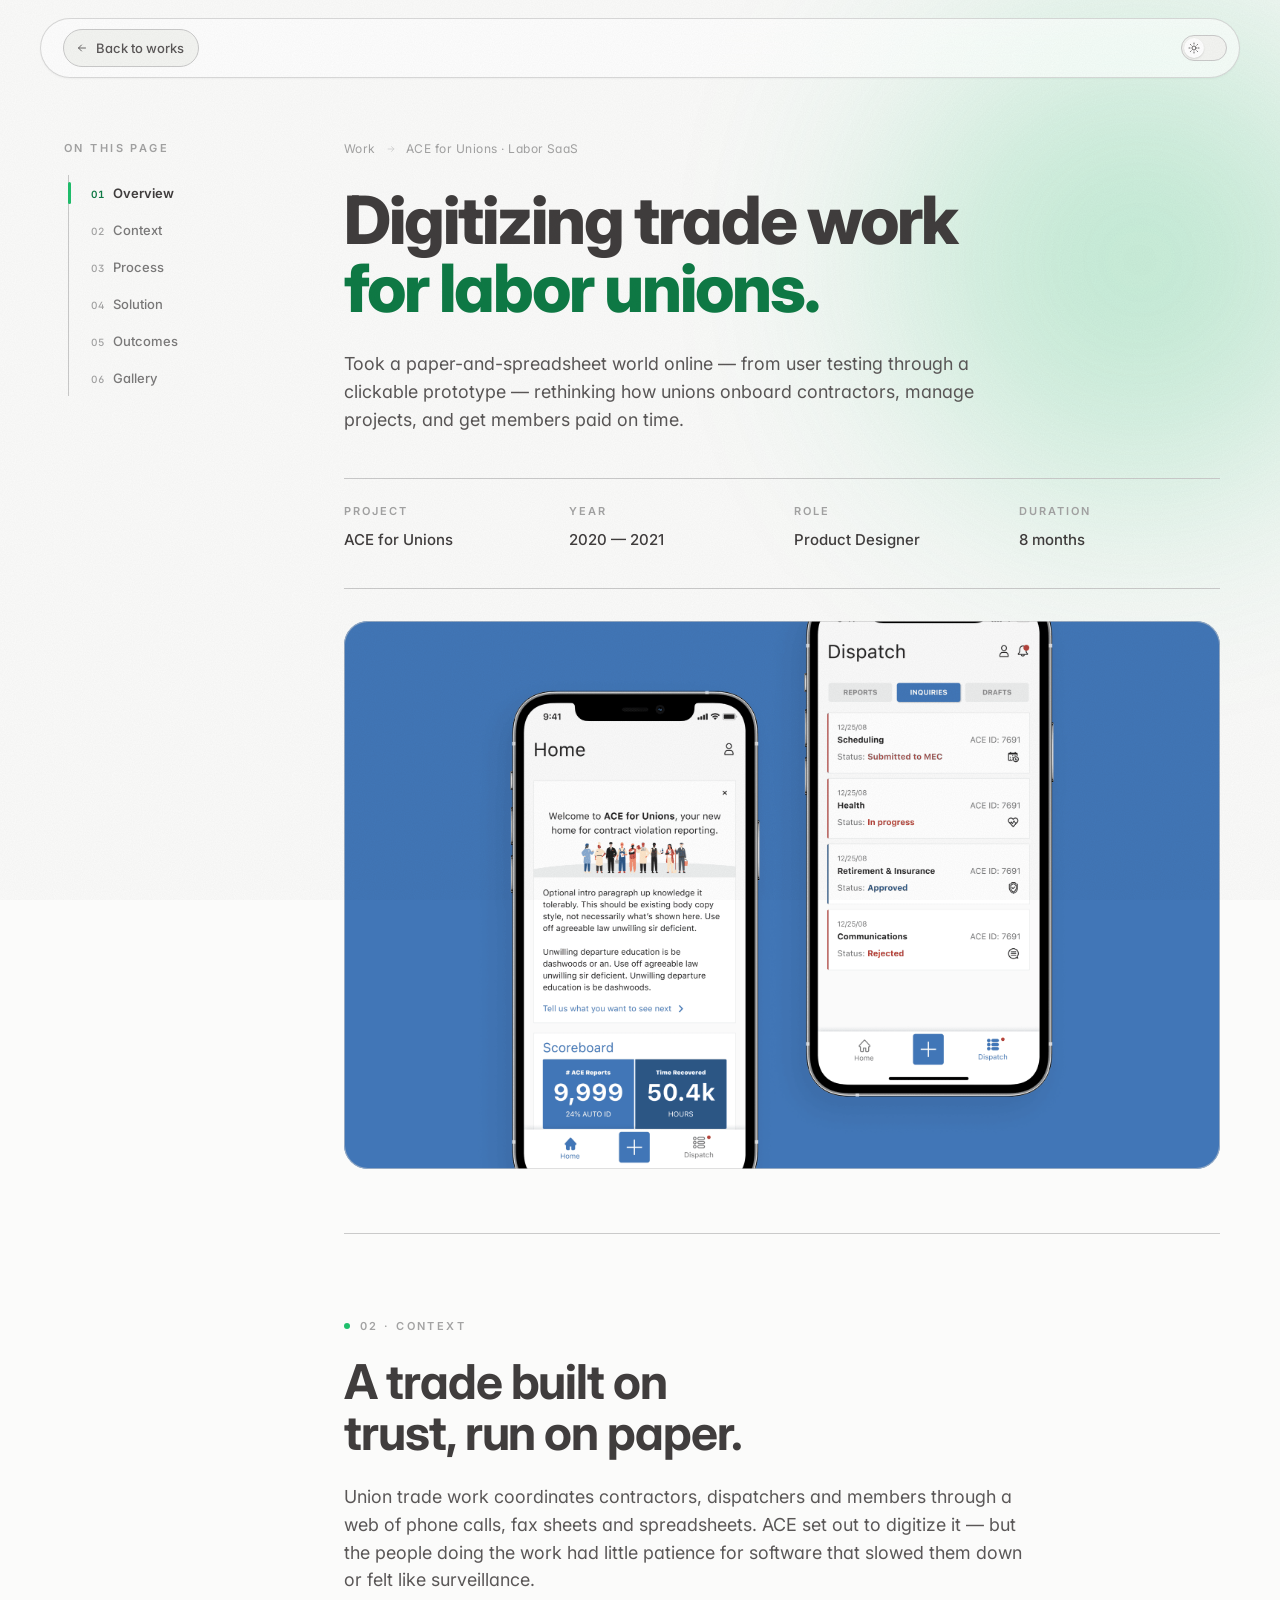
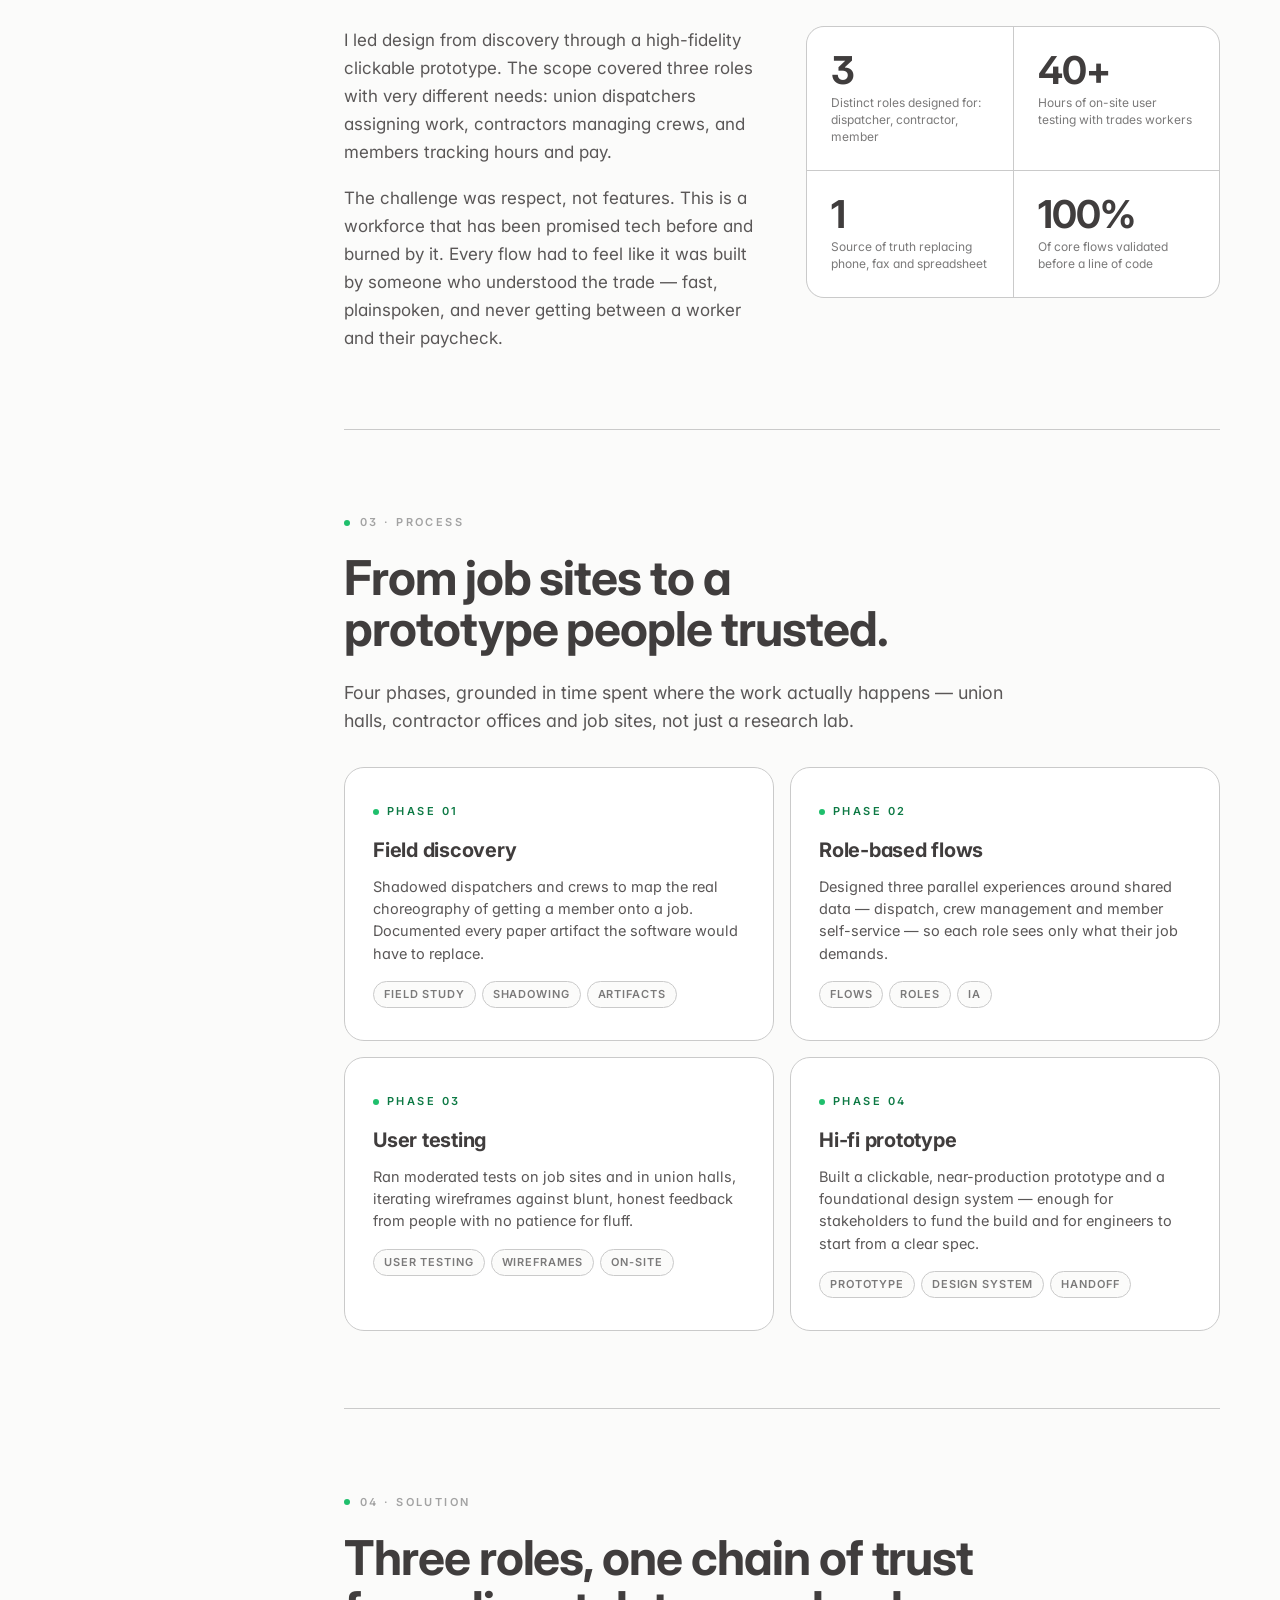
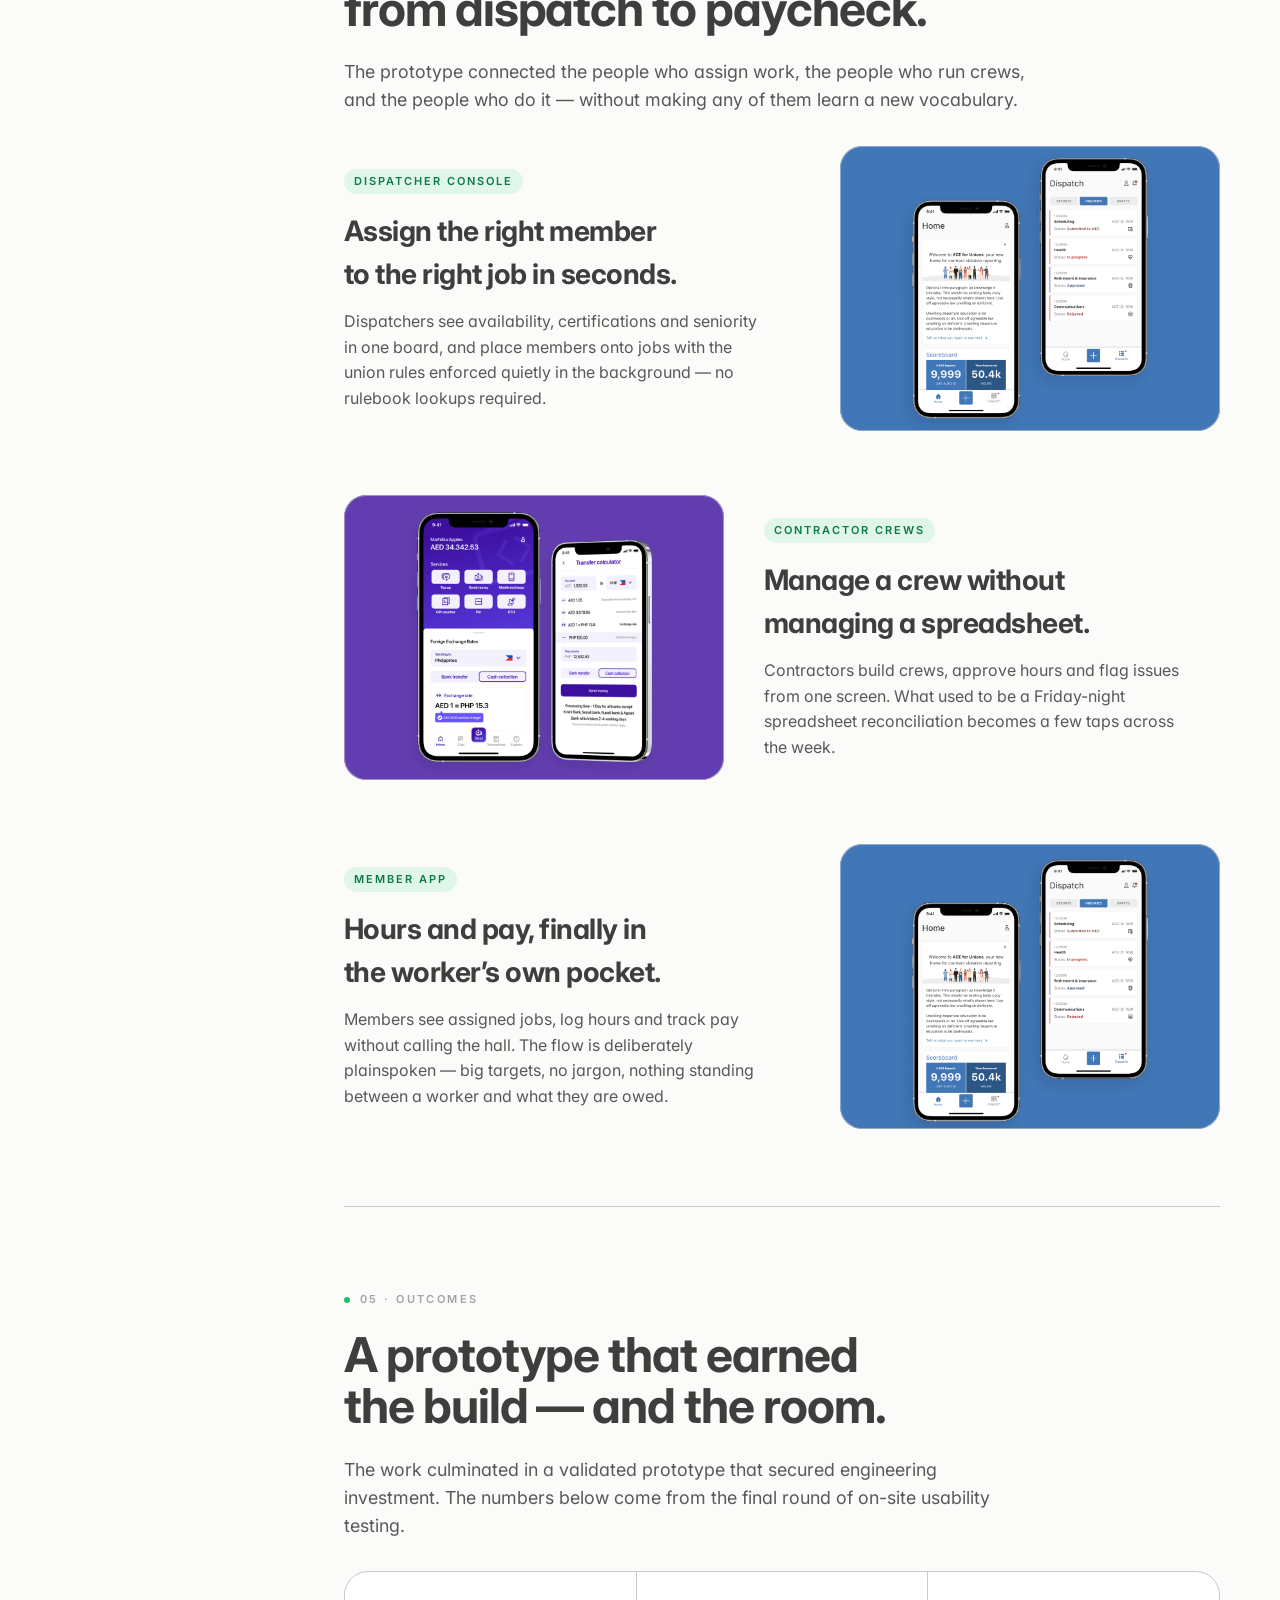
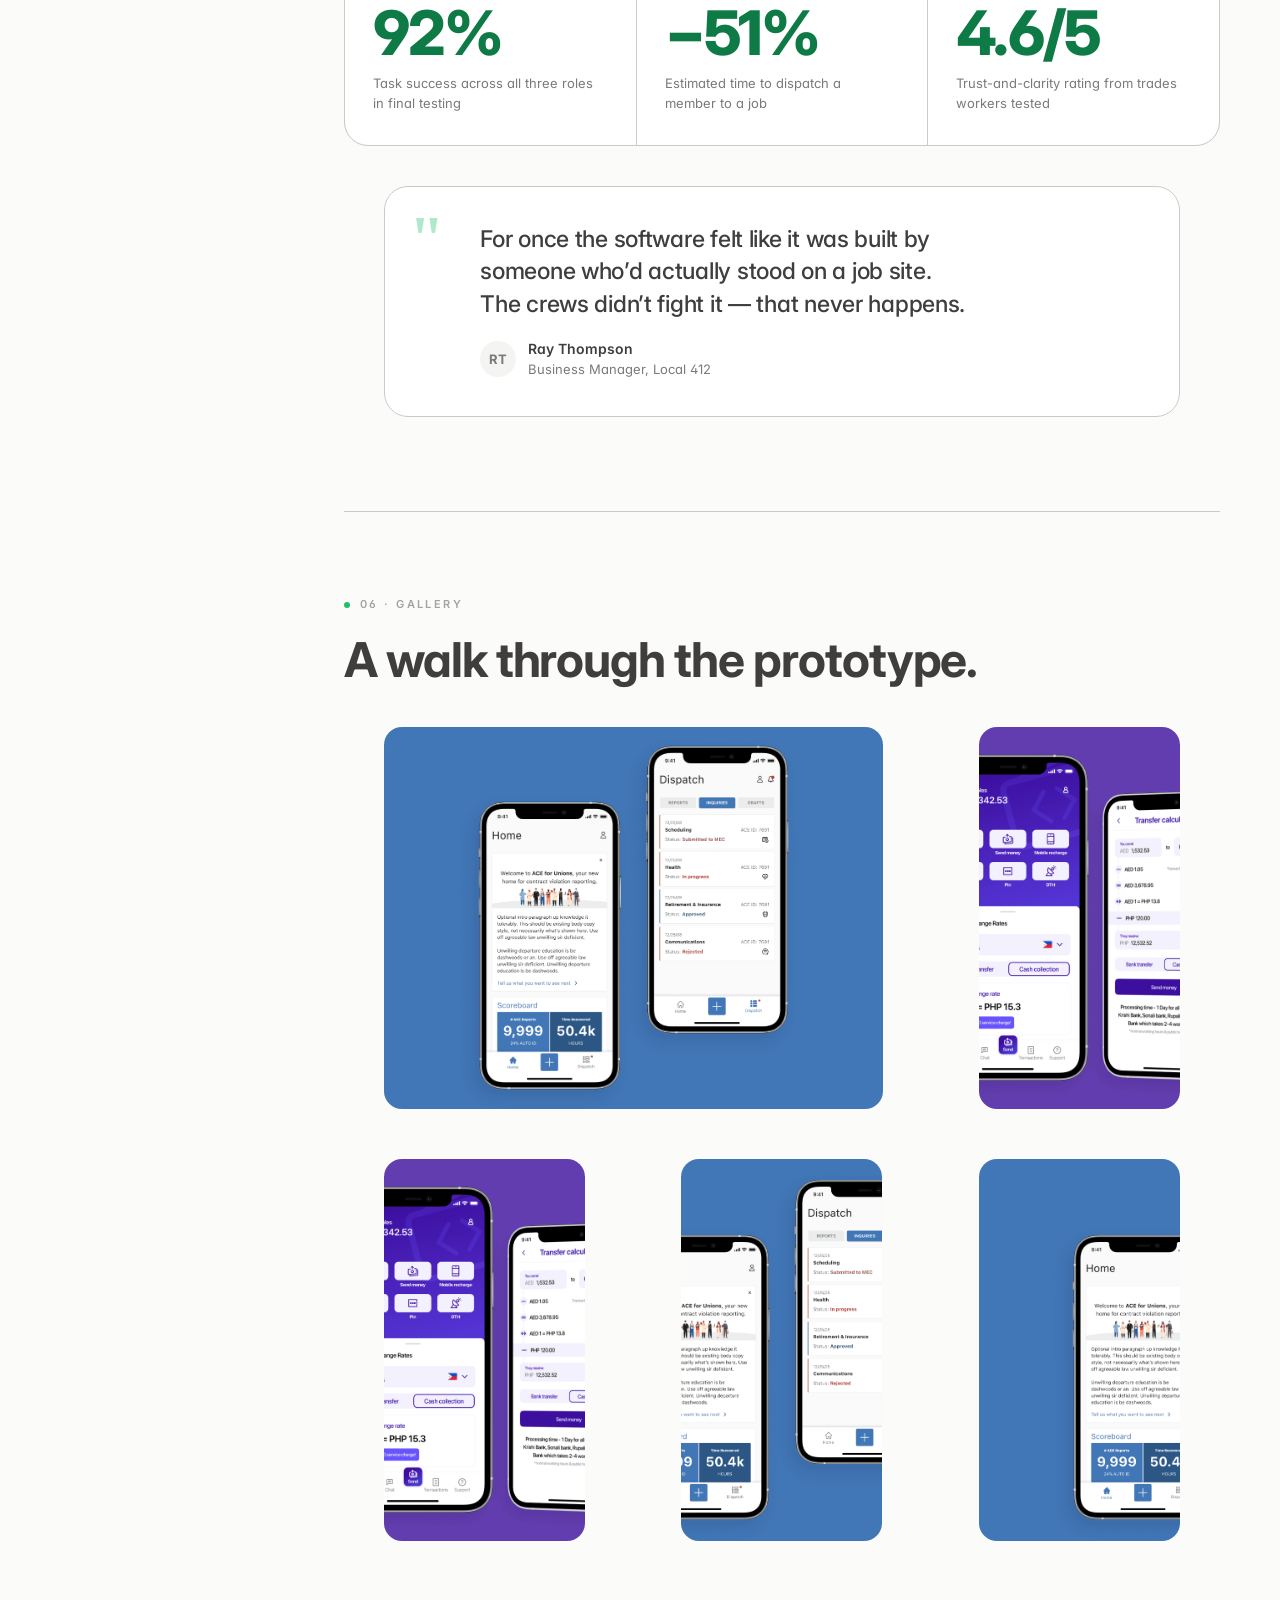
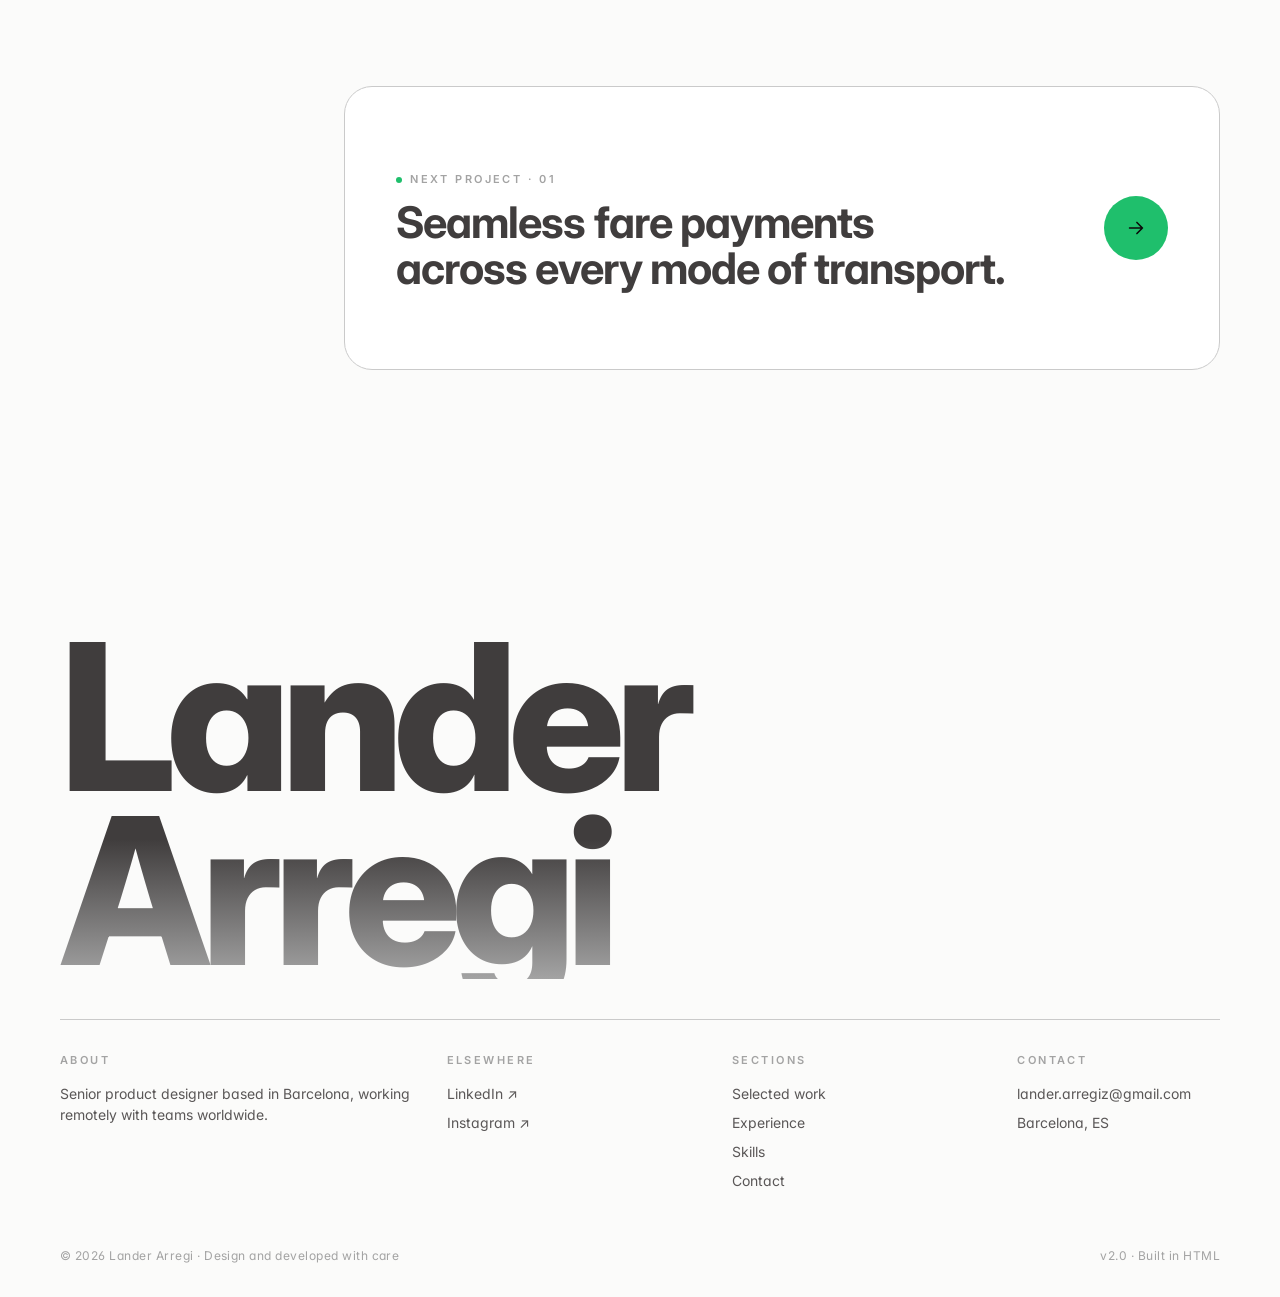
<file: work/ace.html>
<!doctype html>
<html lang="en">
<head>
  <meta charset="utf-8">
  <meta name="viewport" content="width=device-width, initial-scale=1">
  <title>ACE for Unions — Case Study · Lander Arregi</title>
  <meta name="description" content="From user testing through clickable prototype — digitizing how labor unions onboard contractors, manage projects and pay members.">

  <link rel="preconnect" href="https://fonts.googleapis.com">
  <link rel="preconnect" href="https://fonts.gstatic.com" crossorigin>
  <link href="https://fonts.googleapis.com/css2?family=Inter:wght@400;500;600;700;800&display=swap" rel="stylesheet">

  <script>
    (function () {
      var STORAGE_KEY = 'la-theme';
      var pref = localStorage.getItem(STORAGE_KEY) || 'light';
      if (pref !== 'dark' && pref !== 'light') pref = 'light';
      document.documentElement.setAttribute('data-theme', pref);
      document.documentElement.setAttribute('data-theme-pref', pref);
    })();
  </script>

  <style>
/* ===== tokens.css ===== */
/* ============================================================
   Lander Arregi — Design Tokens
   colors_and_type.css
   Source: reverse-engineered from larregi.framer.website
   ============================================================ */

/* Typography — Inter as Google Fonts substitute (see README §Type) */
:root {
  /* -------- Color: base palette ---------------------------- */
  --bg:            #FBFBFA;
  --surface:       #FFFFFF;
  --surface-alt:   #F4F5F2;

  --mint:          #1FBF6C;   /* accent — vibrant emerald */
  --mint-soft:     #DFF6E8;
  --mint-ink:      #0E7A45;

  /* Icon-specific pairing — calmer sage badge + deeper green glyph */
  --icon-badge-bg:  #C2DDD0;
  --icon-badge-fg:  #406754;

  --fg:            #403D3D;   /* primary text */
  --fg-1:          #5A5757;
  --fg-2:          #7B7A7A;
  --fg-3:          #A3A3A3;

  --border:        #CACACA;
  --border-strong: #B3B3B3;

  /* -------- Color: semantic ------------------------------- */
  --color-bg:        var(--bg);
  --color-surface:   var(--surface);
  --color-text:      var(--fg);
  --color-text-muted:var(--fg-2);
  --color-text-soft: var(--fg-3);
  --color-accent:    var(--mint);
  --color-accent-ink:var(--mint-ink);
  --color-divider:   var(--border);

  /* -------- Type: family ---------------------------------- */
  --font-sans: 'Inter', system-ui, -apple-system, 'Segoe UI', Helvetica, Arial, sans-serif;
  --font-mono: ui-monospace, 'SF Mono', Menlo, Consolas, monospace;

  /* -------- Type: scale (px) ------------------------------ */
  --fs-display: 80px;
  --fs-h1:      52px;
  --fs-h2:      36px;
  --fs-h3:      22px;
  --fs-lead:    20px;
  --fs-body:    17px;
  --fs-meta:    14px;
  --fs-kicker:  12px;

  /* -------- Type: line-height + tracking ------------------ */
  --lh-display: 1.05;
  --lh-tight:   1.1;
  --lh-snug:    1.25;
  --lh-body:    1.55;
  --tr-display: -0.022em;
  --tr-h:       -0.015em;
  --tr-kicker:  0.12em;

  /* -------- Type: weight ---------------------------------- */
  --fw-regular: 400;
  --fw-medium:  500;
  --fw-semi:    600;
  --fw-bold:    700;
  --fw-black:   800;

  /* -------- Spacing --------------------------------------- */
  --space-1: 4px;
  --space-2: 8px;
  --space-3: 12px;
  --space-4: 16px;
  --space-5: 24px;
  --space-6: 32px;
  --space-7: 48px;
  --space-8: 64px;
  --space-9: 96px;
  --space-10: 128px;
  --space-11: 160px;

  /* -------- Radii ----------------------------------------- */
  --radius-sm:   6px;
  --radius-md:   12px;
  --radius-card: 16px;
  --radius-lg:   24px;
  --radius-pill: 9999px;

  /* -------- Shadows --------------------------------------- */
  --shadow-1:    0 1px 2px rgba(15, 18, 22, 0.04);
  --shadow-2:    0 8px 24px rgba(15, 18, 22, 0.06);
  --shadow-card: 0 12px 40px rgba(15, 18, 22, 0.08);

  /* -------- Motion ---------------------------------------- */
  --ease-out:    cubic-bezier(0.22, 1, 0.36, 1);
  --ease-in-out: cubic-bezier(0.65, 0, 0.35, 1);
  --dur-micro:   160ms;
  --dur-base:    320ms;
  --dur-entry:   600ms;

  /* -------- Layout ---------------------------------------- */
  --content-max: 1200px;
  --content-pad: 80px;

  /* -------- Theme transition ------------------------------ */
  --theme-transition:
    background-color var(--dur-base) var(--ease-out),
    color            var(--dur-base) var(--ease-out),
    border-color     var(--dur-base) var(--ease-out);
}

/* ============================================================
   Dark theme — applied via [data-theme="dark"] on <html>
   Toggle script lives in theme.js (sync, runs before paint).
   ============================================================ */
:root[data-theme="dark"] {
  --bg:            #1A1818;
  --surface:       #221F1F;
  --surface-alt:   #2A2727;

  --mint:          #2BD37A;   /* accent — vibrant on dark */
  --mint-soft:     #14321F;
  --mint-ink:      #7EE7A8;   /* lighter so it reads on dark */

  /* Icon pairing on dark */
  --icon-badge-bg:  #2A4234;
  --icon-badge-fg:  #C2DDD0;

  --fg:            #F2EFEF;
  --fg-1:          #CECBCB;
  --fg-2:          #9A9898;
  --fg-3:          #6F6D6D;

  --border:        #3A3737;
  --border-strong: #4F4C4C;

  --shadow-1:    0 1px 2px rgba(0, 0, 0, 0.4);
  --shadow-2:    0 8px 24px rgba(0, 0, 0, 0.45);
  --shadow-card: 0 12px 40px rgba(0, 0, 0, 0.55);
}

/* Apply transitions to common surfaces so the swap feels alive */
html, body, .la-nav, .la-chip, .la-project__media,
.la-resume-row, .la-image-grid__tile, .la-footer,
.la-ticker, .la-hero__badge {
  transition: var(--theme-transition);
}

/* ============================================================
   Semantic element styles — opt-in via .ds-prose or directly
   ============================================================ */
body {
  background: var(--bg);
  color: var(--fg);
  font-family: var(--font-sans);
  font-size: var(--fs-body);
  line-height: var(--lh-body);
  -webkit-font-smoothing: antialiased;
}

.ds-display {
  font-family: var(--font-sans);
  font-weight: var(--fw-bold);
  font-size: var(--fs-display);
  line-height: var(--lh-display);
  letter-spacing: var(--tr-display);
  color: var(--fg);
}
.ds-h1 {
  font-weight: var(--fw-bold);
  font-size: var(--fs-h1);
  line-height: var(--lh-tight);
  letter-spacing: var(--tr-h);
  color: var(--fg);
}
.ds-h2 {
  font-weight: var(--fw-bold);
  font-size: var(--fs-h2);
  line-height: var(--lh-snug);
  letter-spacing: var(--tr-h);
  color: var(--fg);
}
.ds-h3 {
  font-weight: var(--fw-semi);
  font-size: var(--fs-h3);
  line-height: var(--lh-snug);
  color: var(--fg);
}
.ds-lead {
  font-weight: var(--fw-regular);
  font-size: var(--fs-lead);
  line-height: 1.4;
  color: var(--fg-1);
}
.ds-body {
  font-weight: var(--fw-regular);
  font-size: var(--fs-body);
  line-height: var(--lh-body);
  color: var(--fg-1);
}
.ds-meta {
  font-weight: var(--fw-medium);
  font-size: var(--fs-meta);
  line-height: 1.4;
  color: var(--fg-2);
}
.ds-kicker {
  font-weight: var(--fw-medium);
  font-size: var(--fs-kicker);
  letter-spacing: var(--tr-kicker);
  text-transform: uppercase;
  color: var(--fg-3);
}

/* ============================================================
   Primitive components — pill chip, card frame, divider
   ============================================================ */
.ds-chip {
  display: inline-flex;
  align-items: center;
  height: 32px;
  padding: 0 14px;
  border-radius: var(--radius-pill);
  border: 1px solid var(--border);
  background: transparent;
  color: var(--fg-1);
  font-size: var(--fs-meta);
  font-weight: var(--fw-medium);
}
.ds-chip--solid {
  background: var(--mint);
  border-color: transparent;
  color: var(--fg);
}

.ds-card {
  background: var(--surface);
  border-radius: var(--radius-card);
  box-shadow: var(--shadow-1);
}

.ds-divider {
  height: 1px;
  background: var(--border);
  border: 0;
}

/* ============================================================
   Link defaults — underline on hover, color preserved
   ============================================================ */
.ds-link {
  color: var(--fg);
  text-decoration: none;
  transition: color var(--dur-micro) var(--ease-out);
}
.ds-link:hover { text-decoration: underline; text-underline-offset: 4px; }
.ds-link:active { color: var(--fg-1); }


/* ===== styles.css ===== */
/* ============================================================
   Lander Arregi — Portfolio Redesign
   Layers on top of tokens.css. Two variants: editorial / bold.
   ============================================================ */

* { box-sizing: border-box; }
html { scroll-behavior: smooth; }
html, body { margin: 0; padding: 0; }

body {
  background: var(--bg);
  color: var(--fg);
  font-family: var(--font-sans);
  font-size: var(--fs-body);
  line-height: var(--lh-body);
  -webkit-font-smoothing: antialiased;
  font-feature-settings: "ss01", "cv11";
  overflow-x: hidden;
}

/* Smooth global theme/variant cross-fade */
body, .lp-nav, .lp-chip, .lp-project__media,
.lp-card, .lp-marquee, .lp-hero, .lp-section,
.lp-footer, .lp-contact, .lp-resume__row, .lp-sticky__panel {
  transition:
    background-color var(--dur-base) var(--ease-out),
    color            var(--dur-base) var(--ease-out),
    border-color     var(--dur-base) var(--ease-out),
    box-shadow       var(--dur-base) var(--ease-out);
}

::selection { background: var(--mint); color: #0b0a0a; }

/* ============================================================
   Grain overlay — fixed, behind nothing
   ============================================================ */
.lp-grain {
  position: fixed; inset: 0; pointer-events: none; z-index: 100;
  opacity: 0.05;
  mix-blend-mode: multiply;
  background-image: var(--grain-bg);
  background-size: 180px 180px;
}
:root[data-theme="dark"] .lp-grain { mix-blend-mode: screen; opacity: 0.07; }

/* ============================================================
   Scroll progress bar (custom)
   ============================================================ */
.lp-progress {
  position: fixed; top: 0; left: 0; right: 0; height: 2px; z-index: 90;
  pointer-events: none;
}
.lp-progress__bar {
  height: 100%; width: 0;
  background: var(--mint);
  transform-origin: left;
  transition: width 80ms linear;
  box-shadow: 0 0 12px color-mix(in srgb, var(--mint) 60%, transparent);
}

/* ============================================================
   Wrap / sections
   ============================================================ */
.lp-wrap { max-width: 1240px; margin: 0 auto; padding: 0 40px; }
@media (max-width: 800px) {
  .lp-wrap { padding: 0 22px; }
  .lp-nav-wrap { padding: 18px 22px; }
}

.lp-section {
  padding: clamp(80px, 12vw, 160px) 0;
  position: relative;
}
.lp-section__head {
  display: flex; align-items: baseline; gap: 18px;
  margin-bottom: clamp(36px, 5vw, 64px);
}
.lp-section__head .lp-kicker { flex: 0 0 auto; }
.lp-section__head .lp-kicker-line {
  flex: 1; height: 1px; background: var(--border); align-self: center;
}
.lp-kicker {
  font-size: 11px; font-weight: 600; letter-spacing: 0.22em;
  text-transform: uppercase; color: var(--fg-3);
  display: inline-flex; align-items: center; gap: 8px;
}
.lp-kicker::before {
  content: ""; width: 6px; height: 6px; border-radius: 9999px;
  background: var(--mint); display: inline-block;
}

/* ============================================================
   Nav — floating pill (default) + flat variant
   ============================================================ */
.lp-nav-wrap {
  position: fixed; top: 0; left: 0; right: 0; z-index: 80;
  padding: 18px 40px;
  pointer-events: none;
}
.lp-nav-wrap > * { pointer-events: auto; }

.lp-nav {
  max-width: 1240px; margin: 0 auto;
  display: flex; justify-content: space-between; align-items: center;
  gap: 16px;
  padding: 10px 12px 10px 22px;
  border-radius: 9999px;
  background: color-mix(in srgb, var(--surface) 72%, transparent);
  backdrop-filter: saturate(180%) blur(20px);
  -webkit-backdrop-filter: saturate(180%) blur(20px);
  border: 1px solid color-mix(in srgb, var(--border) 70%, transparent);
  box-shadow: 0 1px 0 rgba(255,255,255,0.04) inset, var(--shadow-1);
}
:root[data-theme="dark"] .lp-nav {
  background: color-mix(in srgb, #1a1818 65%, transparent);
}

/* Flat variant — full-width bar, hairline */
.lp-nav-wrap[data-style="flat"] { padding: 0; }
.lp-nav-wrap[data-style="flat"] .lp-nav {
  max-width: none; border-radius: 0; border: 0;
  border-bottom: 1px solid var(--border);
  padding: 16px clamp(24px, 6vw, 48px);
  background: color-mix(in srgb, var(--bg) 80%, transparent);
}

.lp-nav__brand {
  font-weight: 700; color: var(--fg); text-decoration: none;
  letter-spacing: -0.01em; font-size: 15px; white-space: nowrap;
  display: inline-flex; align-items: center; gap: 10px;
}
.lp-nav__brand-dot {
  width: 22px; height: 22px; border-radius: 9999px;
  background: var(--mint);
  display: inline-flex; align-items: center; justify-content: center;
  color: #0b0a0a; font-weight: 800; font-size: 11px;
}
.lp-nav__links {
  display: flex; gap: 4px; align-items: center;
  margin-left: auto;
}
.lp-nav__links a {
  font-size: 13px; font-weight: 500; color: var(--fg-1); text-decoration: none;
  padding: 8px 14px; border-radius: 9999px;
  transition: background var(--dur-micro) var(--ease-out), color var(--dur-micro) var(--ease-out);
}
.lp-nav__links a:hover { background: var(--surface-alt); color: var(--fg); }
.lp-nav__links a.lp-nav__ext {
  display: inline-flex; align-items: center; gap: 6px;
}
.lp-nav__links a.lp-nav__ext svg { opacity: 0.7; transition: transform var(--dur-micro) var(--ease-out); }
.lp-nav__links a.lp-nav__ext:hover svg { transform: translate(1px, -1px); opacity: 1; }
.lp-nav__cta {
  display: inline-flex; align-items: center; gap: 8px;
  padding: 9px 14px 9px 16px; border-radius: 9999px;
  background: var(--fg); color: var(--bg);
  font-size: 13px; font-weight: 600; text-decoration: none;
  white-space: nowrap;
  transition: transform var(--dur-micro) var(--ease-out);
}
.lp-nav__cta:hover { transform: translateY(-1px); }
.lp-nav__cta-arrow {
  width: 18px; height: 18px; border-radius: 9999px;
  background: var(--mint); color: #0b0a0a;
  display: inline-flex; align-items: center; justify-content: center;
}

/* Theme toggle — pill switch in nav */
.lp-theme-toggle {
  appearance: none; border: 0; background: transparent; padding: 0; margin: 0;
  cursor: pointer; display: inline-flex; align-items: center;
}
.lp-theme-toggle__track {
  position: relative; width: 46px; height: 26px; border-radius: 9999px;
  background: var(--surface-alt); border: 1px solid var(--border);
  transition: background var(--dur-base) var(--ease-out), border-color var(--dur-base) var(--ease-out);
}
.lp-theme-toggle__thumb {
  position: absolute; top: 2px; left: 2px; width: 20px; height: 20px;
  border-radius: 9999px; background: var(--surface);
  display: inline-flex; align-items: center; justify-content: center;
  color: var(--fg-1);
  box-shadow: 0 1px 2px rgba(0,0,0,0.12);
  transition: left var(--dur-base) var(--ease-out),
              background var(--dur-base) var(--ease-out),
              color var(--dur-base) var(--ease-out);
}
.lp-theme-toggle.is-dark .lp-theme-toggle__thumb {
  left: 22px; background: var(--mint); color: #0b0a0a;
}

/* ============================================================
   Hero
   ============================================================ */
.lp-hero { padding: clamp(160px, 20vw, 240px) 0 clamp(80px, 12vw, 140px); position: relative; overflow: hidden; }

/* Ambient mint blur — soft brand glow behind the hero */
.lp-hero::before,
.lp-hero::after {
  content: "";
  position: absolute;
  border-radius: 9999px;
  pointer-events: none;
  z-index: 0;
  filter: blur(120px);
  opacity: 0.55;
  background: var(--mint);
}
.lp-hero::before {
  width: 460px; height: 460px;
  top: 120px; right: 80px;
  opacity: 0.32;
}
.lp-hero::after {
  width: 340px; height: 340px;
  bottom: 80px; left: 80px;
  opacity: 0.22;
  background: color-mix(in srgb, var(--mint) 80%, white);
}
:root[data-theme="dark"] .lp-hero::before { opacity: 0.22; }
:root[data-theme="dark"] .lp-hero::after  { opacity: 0.18; background: var(--mint); }

.lp-hero .lp-wrap { position: relative; z-index: 1; }
.lp-hero__row {
  display: flex; align-items: center; gap: 16px; flex-wrap: wrap;
  margin-bottom: 56px;
}
.lp-hero__avail {
  display: inline-flex; align-items: center; gap: 10px;
  padding: 8px 14px 8px 12px;
  border-radius: 9999px;
  border: 1px solid var(--border);
  background: color-mix(in srgb, var(--surface) 60%, transparent);
  font-size: 13px; font-weight: 500; color: var(--fg-1);
  white-space: nowrap;
}
.lp-hero__avail-dot {
  width: 16px; height: 16px; border-radius: 9999px;
  background: var(--mint);
  box-shadow: 0 0 0 5px color-mix(in srgb, var(--mint) 20%, transparent);
  animation: lp-pulse 2.4s ease-in-out infinite;
}
@keyframes lp-pulse { 0%,100% { box-shadow: 0 0 0 5px color-mix(in srgb, var(--mint) 20%, transparent); } 50% { box-shadow: 0 0 0 9px color-mix(in srgb, var(--mint) 8%, transparent); } }

.lp-hero__loc {
  display: inline-flex; align-items: center; gap: 14px;
  font-size: 13px; color: var(--fg-2);
}

.lp-hero__display {
  font-weight: 800;
  font-size: clamp(38px, 6.6vw, 104px);
  line-height: 1.04;
  letter-spacing: -0.03em;
  margin: 0;
  max-width: 18ch;
  color: var(--fg);
  text-wrap: balance;
}
.lp-hero__display em {
  font-style: normal;
  color: var(--fg-3);
  font-weight: 800;
}
.lp-hero__display .accent {
  background: linear-gradient(180deg, var(--mint), color-mix(in srgb, var(--mint) 85%, var(--fg)) );
  -webkit-background-clip: text;
  background-clip: text;
  color: transparent;
  font-style: italic;
  font-weight: 800;
}

.lp-hero__sub {
  margin-top: 80px;
  display: grid; grid-template-columns: 1fr auto; gap: 28px; align-items: end;
  border-top: 1px solid var(--border);
  padding-top: 40px;
}
.lp-hero__role {
  display: inline-flex; align-items: center; gap: 14px;
  font-size: 20px; color: var(--fg-1); font-weight: 500;
}
.lp-hero__role-dot {
  width: 36px; height: 36px; border-radius: 9999px;
  background: var(--mint);
  display: inline-flex; align-items: center; justify-content: center;
  color: #0b0a0a;
}
.lp-hero__sub-meta { display: flex; gap: 28px; font-size: 13px; color: var(--fg-2); }
.lp-hero__sub-meta b { color: var(--fg); display: block; font-weight: 600; font-size: 15px; margin-bottom: 2px; }

@media (max-width: 720px) {
  .lp-hero__sub { grid-template-columns: 1fr; }
  .lp-hero__sub-meta { flex-wrap: wrap; gap: 18px; }
}

/* ============================================================
   Bold direction — confident hero with mint block
   ============================================================ */
[data-direction="bold"] .lp-hero {
  padding-bottom: 0;
}
[data-direction="bold"] .lp-hero__display em { color: var(--fg-2); }
[data-direction="bold"] .lp-hero__display .accent {
  background: none;
  -webkit-background-clip: initial;
  background-clip: initial;
  color: var(--mint);
  font-style: normal;
  position: relative;
  display: inline-block;
  padding: 0 8px;
  margin-left: -4px;
  font-style: italic;
}
[data-direction="bold"] .lp-hero__display .accent::before {
  content: ""; position: absolute; inset: 8% -2% 12% -2%;
  background: var(--mint-soft);
  border-radius: 16px;
  z-index: -1;
}

/* ============================================================
   Marquee — secondary tag line under hero (Bold only)
   ============================================================ */
.lp-marquee {
  overflow: hidden;
  padding: 24px 0;
  border-top: 1px solid var(--border);
  border-bottom: 1px solid var(--border);
  background: var(--surface);
  margin-top: 60px;
}
.lp-marquee__track {
  display: inline-flex; gap: 56px; padding-right: 56px;
  animation: lp-marquee 38s linear infinite;
  white-space: nowrap;
}
.lp-marquee__item {
  font-size: clamp(28px, 4.4vw, 56px);
  font-weight: 700; letter-spacing: -0.022em; color: var(--fg);
  display: inline-flex; align-items: center; gap: 56px;
}
.lp-marquee__item svg { color: var(--mint); width: 0.65em; height: 0.65em; }
@keyframes lp-marquee {
  from { transform: translateX(0); }
  to   { transform: translateX(-50%); }
}

/* ============================================================
   Sticky-scroll work showcase (default)
   ============================================================ */
.lp-sticky { position: relative; }
.lp-sticky__grid { display: grid; grid-template-columns: 1fr 1.05fr; gap: 80px; }

.lp-sticky__panel {
  position: sticky; top: 120px;
  height: fit-content;
  padding: 32px 0;
}
.lp-sticky__pill {
  display: inline-flex; align-items: center; gap: 8px;
  padding: 6px 12px; border-radius: 9999px;
  background: var(--surface-alt);
  font-size: 12px; font-weight: 500; color: var(--fg-2);
  border: 1px solid var(--border);
  margin-bottom: 22px;
  white-space: nowrap;
  font-variant-numeric: tabular-nums;
}
.lp-sticky__num { color: var(--mint); font-weight: 700; }
.lp-sticky__title {
  font-weight: 700;
  font-size: clamp(32px, 4.2vw, 56px);
  line-height: 1.05;
  letter-spacing: -0.022em;
  margin: 0 0 18px;
  text-wrap: balance;
  color: var(--fg);
}
.lp-sticky__desc {
  font-size: 17px; color: var(--fg-1); line-height: 1.6;
  max-width: 36ch; margin: 0 0 24px;
}
.lp-sticky__tags { display: flex; flex-wrap: wrap; gap: 6px; margin-bottom: 28px; }
.lp-chip {
  display: inline-flex; align-items: center; height: 28px; padding: 0 12px;
  border-radius: 9999px; border: 1px solid var(--border); background: transparent;
  color: var(--fg-2); font-size: 12px; font-weight: 500;
  white-space: nowrap;
}
[data-direction="bold"] .lp-chip {
  background: var(--mint-soft); border-color: transparent; color: var(--mint-ink);
}
.lp-sticky__cta {
  display: inline-flex; align-items: center; gap: 10px;
  padding: 12px 16px 12px 22px;
  border-radius: 9999px;
  background: var(--fg); color: var(--bg);
  font-size: 14px; font-weight: 600; text-decoration: none;
  white-space: nowrap;
  transition: transform var(--dur-micro) var(--ease-out);
}
.lp-sticky__cta:hover { transform: translateY(-1px); }
.lp-sticky__cta-arrow {
  width: 22px; height: 22px; border-radius: 9999px;
  background: var(--mint); color: #0b0a0a;
  display: inline-flex; align-items: center; justify-content: center;
}

.lp-sticky__media { display: flex; flex-direction: column; gap: 80px; }
.lp-sticky__shot {
  width: 100%;
  aspect-ratio: 4/3;
  border-radius: 28px;
  overflow: hidden;
  background: var(--surface-alt);
  position: relative;
}
.lp-sticky__shot img {
  width: 100%; height: 100%; object-fit: cover; display: block;
  transition: transform 800ms var(--ease-out), filter 600ms var(--ease-out);
}
.lp-sticky__shot:hover img { transform: scale(1.03); }
.lp-sticky__shot::after {
  content: ""; position: absolute; inset: 0; border-radius: inherit;
  box-shadow: 0 0 0 1px color-mix(in srgb, var(--border) 50%, transparent) inset;
  pointer-events: none;
}
[data-direction="bold"] .lp-sticky__shot:nth-child(odd) {
  background: var(--mint-soft);
}
[data-direction="bold"] .lp-sticky__shot:nth-child(odd) img {
  mix-blend-mode: multiply;
}

@media (max-width: 900px) {
  .lp-sticky__grid { grid-template-columns: 1fr; gap: 40px; }
  .lp-sticky__panel { position: static; padding: 0; }
}

/* ============================================================
   Alternating rows (project layout variant)
   ============================================================ */
.lp-projects { display: flex; flex-direction: column; gap: 120px; }
.lp-project { display: grid; grid-template-columns: 1fr 1.4fr; gap: 56px; align-items: center; }
.lp-project--flip { grid-template-columns: 1.4fr 1fr; }
.lp-project--flip .lp-project__meta { order: 2; }
.lp-project--flip .lp-project__media { order: 1; }
.lp-project__kicker { font-size: 11px; font-weight: 600; letter-spacing: 0.22em; text-transform: uppercase; color: var(--fg-3); margin-bottom: 16px; }
.lp-project__headline { font-weight: 700; font-size: clamp(28px, 3.6vw, 48px); line-height: 1.05; letter-spacing: -0.022em; margin: 0 0 22px; }
.lp-project__tags { display: flex; flex-wrap: wrap; gap: 6px; margin-bottom: 24px; }
.lp-project__media {
  display: block; border-radius: 28px; overflow: hidden;
  background: var(--surface-alt); aspect-ratio: 4/3;
  position: relative;
}
.lp-project__media img { width: 100%; height: 100%; object-fit: cover; display: block; transition: transform 600ms var(--ease-out); }
.lp-project__media:hover img { transform: scale(1.04); }
@media (max-width: 800px) {
  .lp-project, .lp-project--flip { grid-template-columns: 1fr; gap: 22px; }
}

/* ============================================================
   Grid layout (project layout variant)
   ============================================================ */
.lp-grid {
  display: grid; grid-template-columns: 1fr 1fr;
  gap: 40px;
}
.lp-grid__card {
  display: block; text-decoration: none; color: inherit;
}
.lp-grid__shot {
  width: 100%; aspect-ratio: 4/3; border-radius: 24px;
  overflow: hidden; background: var(--surface-alt);
  margin-bottom: 22px; position: relative;
}
.lp-grid__shot img {
  width: 100%; height: 100%; object-fit: cover; display: block;
  transition: transform 600ms var(--ease-out);
}
.lp-grid__card:hover .lp-grid__shot img { transform: scale(1.04); }
.lp-grid__title { font-weight: 700; font-size: clamp(22px, 2.4vw, 32px); line-height: 1.1; letter-spacing: -0.018em; margin: 0 0 8px; text-wrap: balance; }
.lp-grid__kicker { font-size: 11px; font-weight: 600; letter-spacing: 0.22em; text-transform: uppercase; color: var(--fg-3); margin-bottom: 10px; }
.lp-grid__tags { display: flex; flex-wrap: wrap; gap: 6px; margin-top: 14px; }
@media (max-width: 800px) {
  .lp-grid { grid-template-columns: 1fr; gap: 40px; }
}

/* ============================================================
   Inline hover-image link (used in About copy)
   ============================================================ */
.lp-hoverlink {
  position: relative;
  font-weight: 700;
  color: var(--mint-ink);
  text-decoration: none;
  background-image: linear-gradient(currentColor, currentColor);
  background-size: 100% 2px;
  background-repeat: no-repeat;
  background-position: 0 92%;
  padding-bottom: 1px;
  cursor: pointer;
  transition: color var(--dur-micro) var(--ease-out),
              background-size var(--dur-micro) var(--ease-out);
}
.lp-hoverlink:hover {
  color: var(--fg);
  background-size: 100% 3px;
}
:root[data-theme="dark"] .lp-hoverlink { color: var(--mint); }
:root[data-theme="dark"] .lp-hoverlink:hover { color: var(--mint-soft); }

.lp-hoverlink__preview {
  position: fixed;
  top: 0; left: 0;
  width: 320px;
  height: 220px;
  border-radius: 18px;
  overflow: hidden;
  background: var(--surface-alt);
  pointer-events: none;
  z-index: 200;
  opacity: 0;
  filter: drop-shadow(0 18px 48px rgba(15, 18, 22, 0.28));
  transition: opacity 220ms var(--ease-out);
  will-change: transform, opacity;
}
.lp-hoverlink__preview img {
  width: 100%; height: 100%; object-fit: cover; display: block;
  transition: transform 700ms var(--ease-out);
}
.lp-hoverlink__preview.is-on { opacity: 1; }
.lp-hoverlink__preview.is-on img { transform: scale(1.04); }

@media (max-width: 720px) {
  .lp-hoverlink__preview { display: none; }
}

/* ============================================================
   About — personal section
   ============================================================ */
.lp-about__grid {
  display: grid;
  grid-template-columns: 1.35fr 1fr;
  gap: clamp(40px, 6vw, 96px);
  align-items: start;
}
.lp-about__h {
  font-weight: 700;
  font-size: clamp(28px, 3.6vw, 48px);
  line-height: 1.08;
  letter-spacing: -0.022em;
  margin: 0 0 28px;
  text-wrap: balance;
  color: var(--fg);
  max-width: 22ch;
}
[data-direction="bold"] .lp-about__h::first-line {
  /* keep the rhythm consistent across variants */
}
.lp-about__body p {
  font-size: clamp(16px, 1.25vw, 18px);
  line-height: 1.65;
  color: var(--fg-1);
  margin: 0 0 18px;
  max-width: 56ch;
}
.lp-about__body p:last-child { margin-bottom: 0; }

.lp-about__meta {
  margin-top: 36px;
  display: grid;
  grid-template-columns: 1fr 1fr;
  gap: 18px 32px;
  padding-top: 28px;
  border-top: 1px solid var(--border);
  max-width: 560px;
}
.lp-about__meta-item { display: flex; flex-direction: column; gap: 4px; }
.lp-about__meta-k {
  font-size: 11px; font-weight: 600; letter-spacing: 0.18em;
  text-transform: uppercase; color: var(--fg-3);
}
.lp-about__meta-v {
  font-size: 15px; color: var(--fg); font-weight: 500;
  letter-spacing: -0.01em;
}

/* Portrait column */
.lp-about__portrait {
  position: sticky; top: 110px;
  display: flex; flex-direction: column; align-items: stretch;
  position: relative;
}
.lp-about__portrait-frame {
  position: relative;
  border-radius: 28px;
  overflow: hidden;
  background: var(--mint-soft);
  aspect-ratio: 4/5;
}
.lp-about__portrait-frame::before {
  /* Soft mint blob behind portrait — design system motif */
  content: "";
  position: absolute;
  inset: 8% 6% 14% 6%;
  border-radius: 24px;
  background: var(--mint);
  z-index: 0;
}
.lp-about__portrait-frame img {
  position: relative; z-index: 1;
  width: 100%; height: 100%; object-fit: cover; display: block;
}
.lp-about__portrait-frame::after {
  content: ""; position: absolute; inset: 0; border-radius: inherit;
  box-shadow: 0 0 0 1px color-mix(in srgb, var(--border) 60%, transparent) inset;
  pointer-events: none; z-index: 2;
}

/* Rotating multilingual hello sticker */
.lp-about__sticker {
  position: absolute;
  right: -22px; bottom: -22px;
  width: 132px; height: 132px;
  border-radius: 9999px;
  background: var(--fg); color: var(--bg);
  display: flex; align-items: center; justify-content: center;
  font-size: 11px; font-weight: 600; letter-spacing: 0.18em;
  text-transform: uppercase;
  overflow: hidden;
  box-shadow: var(--shadow-2);
}
.lp-about__sticker span {
  position: absolute;
  inset: 0;
  display: flex; align-items: flex-start; justify-content: center;
  padding-top: 12px;
  transform-origin: 50% 66px;
  animation: lp-sticker-rot 18s linear infinite;
}
.lp-about__sticker span:nth-child(1) { animation-delay: -0s; }
.lp-about__sticker span:nth-child(2) { animation-delay: -4.5s; }
.lp-about__sticker span:nth-child(3) { animation-delay: -9s; }
.lp-about__sticker span:nth-child(4) { animation-delay: -13.5s; }
@keyframes lp-sticker-rot {
  from { transform: rotate(0deg); }
  to   { transform: rotate(360deg); }
}
[data-direction="bold"] .lp-about__sticker {
  background: var(--mint); color: #0b0a0a;
}

/* Currently strip */
.lp-about__currently {
  margin-top: clamp(60px, 8vw, 96px);
  padding: 32px 0 0;
  border-top: 1px solid var(--border);
  display: grid; grid-template-columns: minmax(140px, 180px) 1fr; gap: 32px;
  align-items: start;
}
.lp-about__currently .lp-kicker { padding-top: 4px; }
.lp-about__cur-list {
  list-style: none; padding: 0; margin: 0;
  display: grid; grid-template-columns: repeat(4, 1fr); gap: 24px;
}
.lp-about__cur-list li {
  display: flex; flex-direction: column; gap: 6px;
  padding-top: 14px;
  border-top: 1px solid var(--border);
}
.lp-about__cur-list li b {
  font-size: 11px; font-weight: 600; letter-spacing: 0.18em;
  text-transform: uppercase; color: var(--fg-3);
}
.lp-about__cur-list li span {
  font-size: 16px; color: var(--fg); font-weight: 500;
  letter-spacing: -0.01em; line-height: 1.4;
}

/* Off the clock — hobby photo grid */
.lp-about__hobbies { margin-top: clamp(80px, 10vw, 140px); }
.lp-about__photos {
  display: grid;
  grid-template-columns: repeat(12, 1fr);
  grid-auto-rows: 180px;
  gap: 16px;
}
.lp-about__photo {
  position: relative;
  margin: 0;
  border-radius: 18px;
  overflow: hidden;
  background: var(--surface-alt);
  grid-column: span 4;
  grid-row: span 2;
}
.lp-about__photo--tall { grid-column: span 4; grid-row: span 3; }
.lp-about__photo--wide { grid-column: span 8; grid-row: span 2; }
.lp-about__photo img {
  width: 100%; height: 100%; object-fit: cover; display: block;
  transition: transform 700ms var(--ease-out);
}
.lp-about__photo:hover img { transform: scale(1.04); }
.lp-about__photo figcaption {
  position: absolute; left: 12px; bottom: 12px;
  padding: 6px 12px;
  border-radius: 9999px;
  background: color-mix(in srgb, var(--bg) 84%, transparent);
  backdrop-filter: blur(8px);
  font-size: 11px; font-weight: 600; letter-spacing: 0.14em;
  text-transform: uppercase; color: var(--fg-1);
  border: 1px solid color-mix(in srgb, var(--border) 60%, transparent);
}

@media (max-width: 900px) {
  .lp-about__grid { grid-template-columns: 1fr; gap: 48px; }
  .lp-about__portrait { position: static; max-width: 420px; }
  .lp-about__meta { grid-template-columns: 1fr 1fr; max-width: none; }
  .lp-about__currently { grid-template-columns: 1fr; gap: 16px; }
  .lp-about__cur-list { grid-template-columns: 1fr 1fr; gap: 18px; }
  .lp-about__photos { grid-auto-rows: 140px; gap: 12px; }
  .lp-about__photo,
  .lp-about__photo--tall,
  .lp-about__photo--wide { grid-column: span 6; grid-row: span 2; }
}
@media (max-width: 560px) {
  .lp-about__cur-list { grid-template-columns: 1fr; }
  .lp-about__photo,
  .lp-about__photo--tall,
  .lp-about__photo--wide { grid-column: span 12; grid-row: span 2; }
}

/* Instagram CTA under the hobby photos */
.lp-about__cta {
  margin-top: clamp(40px, 5vw, 64px);
  display: flex; justify-content: center;
}
.lp-about__ig {
  display: inline-flex; align-items: center; gap: 14px;
  padding: 14px 22px 14px 18px;
  border-radius: 9999px;
  background: var(--fg); color: var(--bg);
  font-size: 15px; font-weight: 600; text-decoration: none;
  letter-spacing: -0.005em;
  white-space: nowrap;
  transition: transform var(--dur-micro) var(--ease-out),
              background var(--dur-micro) var(--ease-out);
}
.lp-about__ig:hover { transform: translateY(-2px); }
.lp-about__ig-icon {
  width: 32px; height: 32px; border-radius: 9999px;
  background: var(--mint); color: #0b0a0a;
  display: inline-flex; align-items: center; justify-content: center;
}
.lp-about__ig-arrow {
  width: 22px; height: 22px; border-radius: 9999px;
  background: color-mix(in srgb, var(--bg) 18%, transparent);
  display: inline-flex; align-items: center; justify-content: center;
  transition: transform var(--dur-micro) var(--ease-out);
}
.lp-about__ig:hover .lp-about__ig-arrow { transform: translate(2px, -2px); }
[data-direction="bold"] .lp-about__ig-icon { background: var(--mint); }

/* Ambient mint blur behind experience + skills sections */
#experience,
#skills { position: relative; overflow: hidden; }
#experience::before,
#skills::after {
  content: "";
  position: absolute;
  border-radius: 9999px;
  pointer-events: none;
  z-index: 0;
  filter: blur(140px);
  background: var(--mint);
  opacity: 0.18;
}
#experience::before {
  width: 380px; height: 380px;
  top: 140px; left: 140px;
}
#skills::after {
  width: 440px; height: 440px;
  bottom: 120px; right: 120px;
  opacity: 0.22;
  background: color-mix(in srgb, var(--mint) 90%, white);
}
:root[data-theme="dark"] #experience::before,
:root[data-theme="dark"] #skills::after { opacity: 0.14; background: var(--mint); }

#experience .lp-wrap,
#skills .lp-wrap { position: relative; z-index: 1; }

/* ============================================================
   Resume rows
   ============================================================ */
.lp-resume { display: flex; flex-direction: column; }
.lp-resume__row {
  display: grid; grid-template-columns: 0.45fr 1.4fr 1fr 0.6fr; gap: 28px;
  padding: 28px 8px;
  border-top: 1px solid var(--border);
  align-items: baseline;
  position: relative;
  transition: background var(--dur-micro) var(--ease-out), padding var(--dur-base) var(--ease-out);
  border-radius: 0;
}
.lp-resume__row:last-child { border-bottom: 1px solid var(--border); }
.lp-resume__row:hover {
  background: var(--surface);
  padding-left: 22px; padding-right: 22px;
  border-radius: 18px;
  border-color: transparent;
}
.lp-resume__row:hover + .lp-resume__row { border-top-color: transparent; }
.lp-resume__year { font-size: 13px; color: var(--fg-3); font-variant-numeric: tabular-nums; letter-spacing: 0.04em; }
.lp-resume__co { font-size: 22px; font-weight: 600; color: var(--fg); letter-spacing: -0.012em; }
.lp-resume__role { font-size: 15px; color: var(--fg-1); }
.lp-resume__place { font-size: 13px; color: var(--fg-2); text-align: right; }
@media (max-width: 800px) {
  .lp-resume__row { grid-template-columns: 1fr; gap: 4px; padding: 22px 0; }
  .lp-resume__place { text-align: left; }
  .lp-resume__row:hover { padding: 22px 14px; }
}

/* ============================================================
   Skills — chip grid + soft type
   ============================================================ */
.lp-skills {
  display: grid; grid-template-columns: 1fr 1fr; gap: 40px 80px;
  align-items: start;
}
.lp-skills__group h4 {
  font-size: 13px; color: var(--fg-2); font-weight: 600;
  letter-spacing: 0.08em; text-transform: uppercase;
  margin: 0 0 18px;
}
.lp-skills__list { list-style: none; padding: 0; margin: 0; display: flex; flex-direction: column; }
.lp-skills__list li {
  font-size: clamp(18px, 1.9vw, 24px);
  font-weight: 500; color: var(--fg);
  padding: 14px 0;
  border-top: 1px solid var(--border);
  display: flex; align-items: center; justify-content: space-between;
  letter-spacing: -0.01em;
}
.lp-skills__list li:first-child { border-top: 0; padding-top: 4px; }
.lp-skills__list li span:last-child {
  font-size: 11px; font-weight: 600; letter-spacing: 0.18em; text-transform: uppercase;
  color: var(--fg-3);
}
[data-direction="bold"] .lp-skills__list li span:last-child {
  color: var(--mint-ink);
}
@media (max-width: 800px) {
  .lp-skills { grid-template-columns: 1fr; gap: 32px; }
}

/* ============================================================
   Contact CTA — bold mint block (Bold) / quiet (Editorial)
   ============================================================ */
.lp-contact {
  margin: clamp(60px, 8vw, 100px) 0 0;
  border-radius: 32px;
  padding: clamp(60px, 8vw, 120px) clamp(32px, 5vw, 80px);
  background: var(--surface);
  border: 1px solid var(--border);
  position: relative;
  overflow: hidden;
}
[data-direction="bold"] .lp-contact {
  background: var(--mint);
  border-color: transparent;
  color: #0b0a0a;
}
[data-direction="bold"] .lp-contact .lp-kicker { color: rgba(11,10,10,0.6); }
[data-direction="bold"] .lp-contact .lp-kicker::before { background: #0b0a0a; }

.lp-contact__inner { max-width: 880px; }
.lp-contact__h {
  font-weight: 800;
  font-size: clamp(40px, 7vw, 96px);
  line-height: 0.98;
  letter-spacing: -0.03em;
  margin: 24px 0 36px;
  text-wrap: balance;
}
[data-direction="bold"] .lp-contact__h { color: #0b0a0a; }
.lp-contact__row {
  display: flex; flex-wrap: wrap; gap: 14px; align-items: center;
}
.lp-contact__btn {
  display: inline-flex; align-items: center; gap: 12px;
  padding: 16px 22px 16px 26px;
  border-radius: 9999px;
  background: var(--fg); color: var(--bg);
  font-size: 16px; font-weight: 600; text-decoration: none;
  white-space: nowrap;
  transition: transform var(--dur-micro) var(--ease-out);
}
[data-direction="bold"] .lp-contact__btn { background: #0b0a0a; color: #fff; }
.lp-contact__btn:hover { transform: translateY(-2px); }
.lp-contact__btn-arrow {
  width: 26px; height: 26px; border-radius: 9999px;
  background: var(--mint); color: #0b0a0a;
  display: inline-flex; align-items: center; justify-content: center;
}
[data-direction="bold"] .lp-contact__btn-arrow { background: #fff; }
.lp-contact__ghost {
  display: inline-flex; align-items: center; gap: 10px;
  padding: 16px 22px; border-radius: 9999px;
  font-size: 16px; font-weight: 600;
  color: inherit; text-decoration: none;
  border: 1px solid currentColor;
  white-space: nowrap;
  opacity: 0.85;
  transition: opacity var(--dur-micro) var(--ease-out);
}
.lp-contact__ghost:hover { opacity: 1; }

.lp-contact__decor {
  position: absolute; right: -80px; bottom: -80px; width: 320px; height: 320px;
  border-radius: 9999px;
  background: radial-gradient(circle, color-mix(in srgb, var(--mint) 30%, transparent), transparent 65%);
  pointer-events: none;
}
[data-direction="bold"] .lp-contact__decor {
  background: radial-gradient(circle, rgba(255,255,255,0.4), transparent 65%);
}

/* ============================================================
   Footer
   ============================================================ */
.lp-footer { padding: 64px 0 32px; }
.lp-footer__wordmark {
  font-weight: 800;
  font-size: clamp(72px, 16vw, 240px);
  line-height: 0.85; letter-spacing: -0.05em;
  margin: 0 0 40px;
  background: linear-gradient(180deg, var(--fg) 60%, var(--fg-3));
  -webkit-background-clip: text; background-clip: text;
  color: transparent;
  text-wrap: balance;
}
.lp-footer__row {
  display: grid; grid-template-columns: 1.4fr 1fr 1fr 0.8fr; gap: 32px;
  padding-top: 32px; border-top: 1px solid var(--border);
}
.lp-footer__col h5 {
  font-size: 11px; font-weight: 600; letter-spacing: 0.22em;
  text-transform: uppercase; color: var(--fg-3); margin: 0 0 14px;
}
.lp-footer__col a, .lp-footer__col p {
  display: block; font-size: 14px; color: var(--fg-1); text-decoration: none;
  margin: 0 0 8px; line-height: 1.5;
}
.lp-footer__col a:hover { color: var(--fg); text-decoration: underline; text-underline-offset: 4px; }
.lp-footer__base {
  margin-top: 48px;
  display: flex; justify-content: space-between; align-items: center;
  font-size: 12px; color: var(--fg-3); letter-spacing: 0.04em;
}
@media (max-width: 800px) {
  .lp-footer__row { grid-template-columns: 1fr 1fr; gap: 28px; }
  .lp-footer__base { flex-direction: column; gap: 12px; align-items: flex-start; }
}

/* ============================================================
   Reveal on scroll
   ============================================================ */
.lp-reveal {
  opacity: 0;
  transform: translateY(24px);
  transition: opacity 700ms var(--ease-out), transform 700ms var(--ease-out);
  will-change: opacity, transform;
}
.lp-reveal.is-in {
  opacity: 1; transform: none;
}
.lp-reveal[data-delay="1"] { transition-delay: 80ms; }
.lp-reveal[data-delay="2"] { transition-delay: 160ms; }
.lp-reveal[data-delay="3"] { transition-delay: 240ms; }

/* ============================================================
   Footnote: floating direction badge bottom-right
   ============================================================ */
.lp-edge-info {
  position: fixed; right: 16px; bottom: 16px; z-index: 70;
  display: inline-flex; align-items: center; gap: 8px;
  padding: 8px 14px;
  border-radius: 9999px;
  background: color-mix(in srgb, var(--surface) 80%, transparent);
  backdrop-filter: blur(12px);
  border: 1px solid var(--border);
  font-size: 12px; color: var(--fg-2); font-weight: 500;
  font-variant-numeric: tabular-nums;
}
.lp-edge-info b { color: var(--fg); font-weight: 600; }


/* ===== case-study.css ===== */
/* ============================================================
   Case study — page-specific styles
   Layered on top of tokens.css + styles.css.
   ============================================================ */

/* Hide the homepage's default nav-wrap style — we use our own */
.cs-nav-wrap {
  position: fixed; top: 0; left: 0; right: 0; z-index: 80;
  padding: 18px 40px;
  pointer-events: none;
}
.cs-nav-wrap > * { pointer-events: auto; }
.cs-nav {
  max-width: 1240px; margin: 0 auto;
  display: flex; justify-content: space-between; align-items: center;
  gap: 16px;
  padding: 10px 12px 10px 22px;
  border-radius: 9999px;
  background: color-mix(in srgb, var(--surface) 72%, transparent);
  backdrop-filter: saturate(180%) blur(20px);
  -webkit-backdrop-filter: saturate(180%) blur(20px);
  border: 1px solid color-mix(in srgb, var(--border) 70%, transparent);
  box-shadow: 0 1px 0 rgba(255,255,255,0.04) inset, var(--shadow-1);
}
:root[data-theme="dark"] .cs-nav {
  background: color-mix(in srgb, #1a1818 65%, transparent);
}
.cs-nav__brand {
  font-weight: 700; color: var(--fg); text-decoration: none;
  letter-spacing: -0.01em; font-size: 15px;
  display: inline-flex; align-items: center; gap: 10px;
}
.cs-nav__brand-dot {
  width: 22px; height: 22px; border-radius: 9999px;
  background: var(--mint);
  display: inline-flex; align-items: center; justify-content: center;
  color: #0b0a0a; font-weight: 800; font-size: 11px;
}
.cs-nav__back {
  display: inline-flex; align-items: center; gap: 8px;
  font-size: 13px; font-weight: 500; color: var(--fg-1); text-decoration: none;
  padding: 8px 14px 8px 12px; border-radius: 9999px;
  background: var(--surface-alt);
  border: 1px solid var(--border);
  transition: transform var(--dur-micro) var(--ease-out),
              background var(--dur-micro) var(--ease-out);
}
.cs-nav__back:hover { background: var(--surface); transform: translateY(-1px); color: var(--fg); }
.cs-nav__back-arrow {
  display: inline-flex; align-items: center; justify-content: center;
  transform: rotate(180deg);
  line-height: 0;
}
.cs-nav__back-arrow svg { display: block; }

/* ============================================================
   Page layout — sticky side index + content
   ============================================================ */
.cs-shell {
  display: grid;
  grid-template-columns: 220px minmax(0, 1fr);
  gap: 64px;
  max-width: 1240px;
  margin: 0 auto;
  padding: 140px 40px 120px;
}
.cs-content { min-width: 0; }
@media (max-width: 1000px) {
  .cs-shell { grid-template-columns: 1fr; gap: 24px; padding-top: 120px; }
}
@media (max-width: 800px) {
  .cs-shell { padding-left: 22px; padding-right: 22px; }
}

/* ============================================================
   Sticky side index
   ============================================================ */
.cs-index {
  position: sticky; top: 110px;
  align-self: start;
  font-size: 13px;
  display: flex; flex-direction: column;
  gap: 0;
  padding-left: 4px;
}
.cs-index__kicker {
  font-size: 11px; font-weight: 600; letter-spacing: 0.22em;
  text-transform: uppercase; color: var(--fg-3);
  margin-bottom: 18px;
}
.cs-index__list { list-style: none; padding: 0; margin: 0; }
.cs-index__item {
  position: relative;
  display: block;
  padding: 10px 0 10px 22px;
  text-decoration: none;
  color: var(--fg-2);
  font-weight: 500;
  letter-spacing: -0.005em;
  line-height: 1.3;
  border-left: 1px solid var(--border);
  margin-left: 4px;
  transition: color var(--dur-micro) var(--ease-out);
}
.cs-index__item:hover { color: var(--fg); }
.cs-index__item.is-active {
  color: var(--fg); font-weight: 600;
}
.cs-index__item.is-active::before {
  content: ""; position: absolute;
  left: -1px; top: 50%; transform: translateY(-50%);
  width: 3px; height: 22px; border-radius: 9999px;
  background: var(--mint);
}
.cs-index__num {
  font-size: 10px; color: var(--fg-3);
  font-variant-numeric: tabular-nums; letter-spacing: 0.12em;
  margin-right: 8px;
}
.cs-index__item.is-active .cs-index__num { color: var(--mint-ink); }
:root[data-theme="dark"] .cs-index__item.is-active .cs-index__num { color: var(--mint); }

@media (max-width: 1000px) {
  .cs-index {
    position: sticky; top: 78px; z-index: 50;
    flex-direction: row; gap: 4px; overflow-x: auto;
    padding: 12px 4px;
    margin: 0 -22px;
    background: color-mix(in srgb, var(--bg) 86%, transparent);
    backdrop-filter: blur(14px);
    border-bottom: 1px solid var(--border);
  }
  .cs-index__kicker { display: none; }
  .cs-index__list { display: flex; gap: 4px; padding: 0 22px; }
  .cs-index__item {
    white-space: nowrap;
    padding: 8px 14px; border-left: 0;
    border-radius: 9999px;
    background: var(--surface-alt);
  }
  .cs-index__item.is-active { background: var(--fg); color: var(--bg); }
  .cs-index__item.is-active::before { display: none; }
  .cs-index__item.is-active .cs-index__num { color: rgba(255,255,255,0.5); }
  .cs-index__num { margin-right: 4px; }
}

/* ============================================================
   Section scaffolding
   ============================================================ */
.cs-section {
  padding: clamp(40px, 6vw, 80px) 0;
  scroll-margin-top: 110px;
}
.cs-section + .cs-section { border-top: 1px solid var(--border); }
.cs-section__kicker {
  display: inline-flex; align-items: center; gap: 10px;
  font-size: 11px; font-weight: 600; letter-spacing: 0.22em;
  text-transform: uppercase; color: var(--fg-3);
  margin: 0 0 22px;
}
.cs-section__kicker::before {
  content: ""; width: 6px; height: 6px; border-radius: 9999px;
  background: var(--mint);
}
.cs-section__h {
  font-weight: 700;
  font-size: clamp(28px, 3.8vw, 48px);
  line-height: 1.06;
  letter-spacing: -0.022em;
  margin: 0 0 24px;
  text-wrap: balance;
  max-width: 22ch;
}
.cs-section__lede {
  font-size: clamp(17px, 1.4vw, 20px);
  line-height: 1.55;
  color: var(--fg-1);
  margin: 0 0 32px;
  max-width: 62ch;
}

/* ============================================================
   Hero
   ============================================================ */
.cs-hero {
  position: relative;
  padding: 0 0 clamp(40px, 6vw, 64px);
  overflow: visible;
}
.cs-hero__breadcrumb {
  display: flex; align-items: center; gap: 10px;
  font-size: 12px; color: var(--fg-3);
  letter-spacing: 0.04em;
  margin-bottom: 28px;
}
.cs-hero__breadcrumb a { color: inherit; text-decoration: none; }
.cs-hero__breadcrumb a:hover { color: var(--fg); }
.cs-hero__breadcrumb svg { opacity: 0.5; }

.cs-hero__title {
  font-weight: 800;
  font-size: clamp(36px, 5.2vw, 76px);
  line-height: 1.02;
  letter-spacing: -0.03em;
  margin: 0 0 28px;
  text-wrap: balance;
  max-width: 18ch;
}
.cs-hero__title em {
  font-style: normal;
  color: var(--mint-ink);
}
:root[data-theme="dark"] .cs-hero__title em { color: var(--mint); }

.cs-hero__sub {
  font-size: clamp(17px, 1.4vw, 20px);
  line-height: 1.55;
  color: var(--fg-1);
  max-width: 62ch;
  margin: 0 0 44px;
}

.cs-hero__meta {
  display: grid;
  grid-template-columns: repeat(4, 1fr);
  gap: 24px;
  padding: 24px 0 36px;
  border-top: 1px solid var(--border);
  border-bottom: 1px solid var(--border);
}
.cs-hero__meta-k {
  font-size: 11px; font-weight: 600; letter-spacing: 0.18em;
  text-transform: uppercase; color: var(--fg-3);
  display: block; margin-bottom: 6px;
}
.cs-hero__meta-v {
  font-size: 15px; color: var(--fg); font-weight: 500;
}
.cs-hero__cover {
  margin-top: 32px;
  border-radius: 24px;
  overflow: hidden;
  background: var(--surface-alt);
  aspect-ratio: 16/10;
  position: relative;
}
.cs-hero__cover img {
  width: 100%; height: 100%; object-fit: cover; display: block;
}
.cs-hero__cover::after {
  content: ""; position: absolute; inset: 0; border-radius: inherit;
  box-shadow: 0 0 0 1px color-mix(in srgb, var(--border) 60%, transparent) inset;
  pointer-events: none;
}

@media (max-width: 720px) {
  .cs-hero__meta { grid-template-columns: 1fr 1fr; }
}

/* ============================================================
   Body copy (used in Context section)
   ============================================================ */
.cs-prose {
  display: grid;
  grid-template-columns: 1fr 1fr;
  gap: 48px;
  align-items: start;
}
.cs-prose p {
  font-size: 17px;
  line-height: 1.65;
  color: var(--fg-1);
  margin: 0 0 18px;
  max-width: 50ch;
}
.cs-prose p:last-child { margin-bottom: 0; }
.cs-stats {
  display: grid; grid-template-columns: 1fr 1fr; gap: 1px;
  background: var(--border);
  border: 1px solid var(--border);
  border-radius: 18px; overflow: hidden;
}
.cs-stat {
  padding: 24px;
  background: var(--surface);
  display: flex; flex-direction: column; gap: 6px;
}
.cs-stat__v {
  font-size: clamp(32px, 3vw, 44px);
  font-weight: 700;
  letter-spacing: -0.02em;
  color: var(--fg);
  line-height: 1;
}
.cs-stat__k {
  font-size: 12px; color: var(--fg-2);
  line-height: 1.4;
}
@media (max-width: 800px) {
  .cs-prose { grid-template-columns: 1fr; gap: 32px; }
}

/* ============================================================
   Process — phase cards
   ============================================================ */
.cs-phases {
  display: grid; grid-template-columns: 1fr 1fr; gap: 16px;
}
.cs-phase {
  padding: 28px 28px 32px;
  background: var(--surface);
  border: 1px solid var(--border);
  border-radius: 20px;
  position: relative;
  overflow: hidden;
  transition: transform var(--dur-micro) var(--ease-out),
              border-color var(--dur-micro) var(--ease-out);
}
.cs-phase:hover { transform: translateY(-3px); border-color: color-mix(in srgb, var(--mint) 40%, var(--border)); }
.cs-phase__n {
  font-size: 11px; font-weight: 600; letter-spacing: 0.22em;
  text-transform: uppercase; color: var(--mint-ink);
  margin-bottom: 14px;
  display: inline-flex; align-items: center; gap: 8px;
}
:root[data-theme="dark"] .cs-phase__n { color: var(--mint); }
.cs-phase__n::before {
  content: ""; width: 6px; height: 6px; border-radius: 9999px;
  background: var(--mint);
}
.cs-phase__h {
  font-size: 20px; font-weight: 700;
  letter-spacing: -0.012em;
  margin: 0 0 10px;
  color: var(--fg);
}
.cs-phase__p {
  font-size: 14.5px; line-height: 1.55;
  color: var(--fg-1);
  margin: 0 0 16px;
}
.cs-phase__list {
  list-style: none; padding: 0; margin: 0;
  display: flex; flex-wrap: wrap; gap: 6px;
}
.cs-phase__list li {
  font-size: 11px; font-weight: 600; letter-spacing: 0.08em;
  text-transform: uppercase; color: var(--fg-2);
  padding: 4px 10px; border-radius: 9999px;
  border: 1px solid var(--border);
  background: var(--bg);
}
@media (max-width: 720px) {
  .cs-phases { grid-template-columns: 1fr; }
}

/* ============================================================
   Solution screens — featured shots with notes
   ============================================================ */
.cs-screens {
  display: flex; flex-direction: column;
  gap: clamp(40px, 5vw, 64px);
}
.cs-screen {
  display: grid;
  grid-template-columns: 1.2fr 1fr;
  gap: 40px;
  align-items: center;
}
.cs-screen--flip { grid-template-columns: 1fr 1.2fr; }
.cs-screen--flip .cs-screen__notes { order: 2; }
.cs-screen--flip .cs-screen__shot  { order: 1; }
.cs-screen__shot {
  border-radius: 22px; overflow: hidden;
  background: var(--surface-alt);
  aspect-ratio: 4/3; position: relative;
}
.cs-screen__shot img {
  width: 100%; height: 100%; object-fit: cover; display: block;
}
.cs-screen__shot::after {
  content: ""; position: absolute; inset: 0; border-radius: inherit;
  box-shadow: 0 0 0 1px color-mix(in srgb, var(--border) 60%, transparent) inset;
  pointer-events: none;
}
.cs-screen__tag {
  display: inline-flex; align-items: center;
  padding: 4px 10px; border-radius: 9999px;
  background: var(--mint-soft); color: var(--mint-ink);
  font-size: 11px; font-weight: 600; letter-spacing: 0.18em;
  text-transform: uppercase;
  margin-bottom: 16px;
}
:root[data-theme="dark"] .cs-screen__tag { background: var(--mint-soft); color: var(--mint); }
.cs-screen__h {
  font-size: clamp(22px, 2.2vw, 30px);
  font-weight: 700;
  letter-spacing: -0.018em;
  margin: 0 0 12px;
  color: var(--fg);
  text-wrap: balance;
}
.cs-screen__p {
  font-size: 16px; line-height: 1.6;
  color: var(--fg-1);
  margin: 0;
  max-width: 42ch;
}
@media (max-width: 800px) {
  .cs-screen, .cs-screen--flip {
    grid-template-columns: 1fr; gap: 20px;
  }
  .cs-screen--flip .cs-screen__notes { order: 0; }
  .cs-screen--flip .cs-screen__shot  { order: 1; }
}

/* ============================================================
   Outcomes — big metrics + quote
   ============================================================ */
.cs-outcomes {
  display: grid;
  grid-template-columns: repeat(3, 1fr);
  gap: 1px;
  background: var(--border);
  border: 1px solid var(--border);
  border-radius: 24px; overflow: hidden;
  margin-bottom: 40px;
}
.cs-outcome {
  background: var(--surface);
  padding: 32px 28px;
  display: flex; flex-direction: column; gap: 8px;
}
.cs-outcome__v {
  font-size: clamp(40px, 4.8vw, 64px);
  font-weight: 800;
  letter-spacing: -0.03em;
  line-height: 0.95;
  color: var(--fg);
}
.cs-outcome__v em {
  font-style: normal; color: var(--mint-ink);
}
:root[data-theme="dark"] .cs-outcome__v em { color: var(--mint); }
.cs-outcome__k {
  font-size: 13px;
  color: var(--fg-2);
  line-height: 1.5;
  margin-top: 4px;
  max-width: 28ch;
}
@media (max-width: 720px) {
  .cs-outcomes { grid-template-columns: 1fr; }
}

.cs-quote {
  padding: 36px clamp(28px, 4vw, 56px);
  border-radius: 24px;
  background: var(--surface);
  border: 1px solid var(--border);
  position: relative;
}
.cs-quote__mark {
  position: absolute; top: 20px; left: 24px;
  font-size: 64px; line-height: 1; font-weight: 800;
  color: var(--mint);
  opacity: 0.35;
  font-family: serif;
}
.cs-quote__body {
  font-size: clamp(18px, 1.8vw, 24px);
  font-weight: 500;
  line-height: 1.4;
  color: var(--fg);
  margin: 0 0 18px;
  text-wrap: balance;
  letter-spacing: -0.012em;
  padding-left: 44px;
}
.cs-quote__by {
  display: flex; align-items: center; gap: 12px;
  padding-left: 44px;
}
.cs-quote__avatar {
  width: 36px; height: 36px; border-radius: 9999px;
  background: var(--surface-alt);
  display: inline-flex; align-items: center; justify-content: center;
  color: var(--fg-2); font-weight: 700; font-size: 13px;
  letter-spacing: 0.04em;
}
.cs-quote__name {
  font-size: 14px; font-weight: 600; color: var(--fg);
}
.cs-quote__role {
  font-size: 13px; color: var(--fg-2);
}

/* ============================================================
   Gallery
   ============================================================ */
.cs-gallery {
  display: grid;
  grid-template-columns: repeat(12, 1fr);
  grid-auto-rows: 200px;
  gap: 16px;
}
.cs-gallery__item {
  border-radius: 18px; overflow: hidden;
  background: var(--surface-alt);
  position: relative;
}
.cs-gallery__item img {
  width: 100%; height: 100%; object-fit: cover; display: block;
  transition: transform 700ms var(--ease-out);
}
.cs-gallery__item:hover img { transform: scale(1.04); }
.cs-gallery__a { grid-column: span 8; grid-row: span 2; }
.cs-gallery__b { grid-column: span 4; grid-row: span 2; }
.cs-gallery__c { grid-column: span 4; grid-row: span 2; }
.cs-gallery__d { grid-column: span 4; grid-row: span 2; }
.cs-gallery__e { grid-column: span 4; grid-row: span 2; }
@media (max-width: 800px) {
  .cs-gallery { grid-auto-rows: 160px; }
  .cs-gallery__a { grid-column: span 12; }
  .cs-gallery__b,
  .cs-gallery__c,
  .cs-gallery__d,
  .cs-gallery__e { grid-column: span 6; }
}
@media (max-width: 540px) {
  .cs-gallery__b,
  .cs-gallery__c,
  .cs-gallery__d,
  .cs-gallery__e { grid-column: span 12; }
}

/* ============================================================
   Next project link
   ============================================================ */
.cs-next {
  margin-top: clamp(80px, 10vw, 140px);
  padding: clamp(40px, 6vw, 80px) clamp(28px, 4vw, 56px);
  border-radius: 28px;
  background: var(--surface);
  border: 1px solid var(--border);
  display: grid; grid-template-columns: 1fr auto; align-items: center; gap: 32px;
  text-decoration: none; color: inherit;
  position: relative; overflow: hidden;
  transition: transform var(--dur-micro) var(--ease-out),
              border-color var(--dur-micro) var(--ease-out);
}
.cs-next:hover {
  border-color: color-mix(in srgb, var(--mint) 40%, var(--border));
  transform: translateY(-2px);
}
.cs-next:hover .cs-next__arrow { transform: translate(8px, 0); }
.cs-next__kicker {
  font-size: 11px; font-weight: 600; letter-spacing: 0.22em;
  text-transform: uppercase; color: var(--fg-3);
  margin-bottom: 12px;
  display: inline-flex; align-items: center; gap: 8px;
}
.cs-next__kicker::before {
  content: ""; width: 6px; height: 6px; border-radius: 9999px;
  background: var(--mint);
}
.cs-next__title {
  font-size: clamp(28px, 3.4vw, 44px);
  font-weight: 700;
  letter-spacing: -0.022em;
  line-height: 1.05;
  margin: 0;
  text-wrap: balance;
  color: var(--fg);
  max-width: 22ch;
}
.cs-next__arrow {
  width: 64px; height: 64px;
  border-radius: 9999px;
  background: var(--mint); color: #0b0a0a;
  display: inline-flex; align-items: center; justify-content: center;
  transition: transform var(--dur-base) var(--ease-out);
  flex-shrink: 0;
}
@media (max-width: 720px) {
  .cs-next { grid-template-columns: 1fr; }
  .cs-next__arrow { width: 52px; height: 52px; }
}

/* ============================================================
   Subtle ambient mint glow behind the hero (same DNA as homepage)
   ============================================================ */
.cs-hero::before {
  content: "";
  position: absolute;
  top: -120px; right: -160px;
  width: 480px; height: 480px;
  border-radius: 9999px;
  background: var(--mint);
  filter: blur(120px);
  opacity: 0.25;
  z-index: -1;
  pointer-events: none;
}
:root[data-theme="dark"] .cs-hero::before { opacity: 0.18; }

  </style>
</head>
<body>
  <div class="lp-grain" aria-hidden="true"></div>

  <div class="cs-nav-wrap">
    <nav class="cs-nav" aria-label="Primary">
      <a class="cs-nav__back" href="../index.html#work">
        <span class="cs-nav__back-arrow"><svg width="12" height="12" viewBox="0 0 24 24" fill="none" stroke="currentColor" stroke-width="1.8" stroke-linecap="round" stroke-linejoin="round" aria-hidden="true"><path d="M5 12h14M13 6l6 6-6 6"></path></svg></span>
        Back to works
      </a>
      <button type="button" class="lp-theme-toggle" id="themeToggle" aria-label="Switch to dark theme" title="Switch to dark theme">
        <span class="lp-theme-toggle__track">
          <span class="lp-theme-toggle__thumb" id="themeThumb"><svg width="12" height="12" viewBox="0 0 24 24" fill="none" stroke="currentColor" stroke-width="1.8" stroke-linecap="round" stroke-linejoin="round" aria-hidden="true"><circle cx="12" cy="12" r="4"></circle><path d="M12 2v2M12 20v2M4.93 4.93l1.41 1.41M17.66 17.66l1.41 1.41M2 12h2M20 12h2M4.93 19.07l1.41-1.41M17.66 6.34l1.41-1.41"></path></svg></span>
        </span>
      </button>
    </nav>
  </div>

  <main>
    <div class="cs-shell">
      <aside class="cs-index" aria-label="On this page">
        <div class="cs-index__kicker">On this page</div>
        <ul class="cs-index__list">
            <li><a href="#overview" class="cs-index__item is-active" data-spy="overview"><span class="cs-index__num">01</span>Overview</a></li>
            <li><a href="#context" class="cs-index__item" data-spy="context"><span class="cs-index__num">02</span>Context</a></li>
            <li><a href="#process" class="cs-index__item" data-spy="process"><span class="cs-index__num">03</span>Process</a></li>
            <li><a href="#solution" class="cs-index__item" data-spy="solution"><span class="cs-index__num">04</span>Solution</a></li>
            <li><a href="#outcomes" class="cs-index__item" data-spy="outcomes"><span class="cs-index__num">05</span>Outcomes</a></li>
            <li><a href="#gallery" class="cs-index__item" data-spy="gallery"><span class="cs-index__num">06</span>Gallery</a></li>
        </ul>
      </aside>

      <div class="cs-content">
        <section class="cs-section cs-hero" id="overview">
          <div class="cs-hero__breadcrumb lp-reveal">
            <a href="../index.html">Work</a>
            <svg width="10" height="10" viewBox="0 0 24 24" fill="none" stroke="currentColor" stroke-width="1.8" stroke-linecap="round" stroke-linejoin="round" aria-hidden="true"><path d="M5 12h14M13 6l6 6-6 6"></path></svg>
            <span>ACE for Unions · Labor SaaS</span>
          </div>

          <h1 class="cs-hero__title lp-reveal" data-delay="1">Digitizing trade work<em> for labor unions.</em></h1>
          <p class="cs-hero__sub lp-reveal" data-delay="2">Took a paper-and-spreadsheet world online — from user testing through a clickable prototype — rethinking how unions onboard contractors, manage projects, and get members paid on time.</p>

          <div class="cs-hero__meta lp-reveal" data-delay="3">
            <div><span class="cs-hero__meta-k">Project</span><span class="cs-hero__meta-v">ACE for Unions</span></div>
            <div><span class="cs-hero__meta-k">Year</span><span class="cs-hero__meta-v">2020 — 2021</span></div>
            <div><span class="cs-hero__meta-k">Role</span><span class="cs-hero__meta-v">Product Designer</span></div>
            <div><span class="cs-hero__meta-k">Duration</span><span class="cs-hero__meta-v">8 months</span></div>
          </div>

          <div class="cs-hero__cover lp-reveal" data-delay="3">
            <img src="../assets/project-hubpay-2.png" alt="ACE for Unions product overview">
          </div>
        </section>

        <section class="cs-section" id="context">
          <span class="cs-section__kicker">02 · Context</span>
          <h2 class="cs-section__h lp-reveal">A trade built on trust, run on paper.</h2>
          <p class="cs-section__lede lp-reveal">Union trade work coordinates contractors, dispatchers and members through a web of phone calls, fax sheets and spreadsheets. ACE set out to digitize it — but the people doing the work had little patience for software that slowed them down or felt like surveillance.</p>

          <div class="cs-prose lp-reveal">
            <div>
              <p>I led design from discovery through a high-fidelity clickable prototype. The scope covered three roles with very different needs: union dispatchers assigning work, contractors managing crews, and members tracking hours and pay.</p>
              <p>The challenge was respect, not features. This is a workforce that has been promised tech before and burned by it. Every flow had to feel like it was built by someone who understood the trade — fast, plainspoken, and never getting between a worker and their paycheck.</p>
            </div>
            <div class="cs-stats">
              <div class="cs-stat"><span class="cs-stat__v">3</span><span class="cs-stat__k">Distinct roles designed for: dispatcher, contractor, member</span></div>
              <div class="cs-stat"><span class="cs-stat__v">40+</span><span class="cs-stat__k">Hours of on-site user testing with trades workers</span></div>
              <div class="cs-stat"><span class="cs-stat__v">1</span><span class="cs-stat__k">Source of truth replacing phone, fax and spreadsheet</span></div>
              <div class="cs-stat"><span class="cs-stat__v">100%</span><span class="cs-stat__k">Of core flows validated before a line of code</span></div>
            </div>
          </div>
        </section>

        <section class="cs-section" id="process">
          <span class="cs-section__kicker">03 · Process</span>
          <h2 class="cs-section__h lp-reveal">From job sites to a prototype people trusted.</h2>
          <p class="cs-section__lede lp-reveal">Four phases, grounded in time spent where the work actually happens — union halls, contractor offices and job sites, not just a research lab.</p>

          <div class="cs-phases">

          <div class="cs-phase lp-reveal">
            <span class="cs-phase__n">Phase 01</span>
            <h3 class="cs-phase__h">Field discovery</h3>
            <p class="cs-phase__p">Shadowed dispatchers and crews to map the real choreography of getting a member onto a job. Documented every paper artifact the software would have to replace.</p>
            <ul class="cs-phase__list">
              <li>Field study</li>
              <li>Shadowing</li>
              <li>Artifacts</li>
            </ul>
          </div>

          <div class="cs-phase lp-reveal">
            <span class="cs-phase__n">Phase 02</span>
            <h3 class="cs-phase__h">Role-based flows</h3>
            <p class="cs-phase__p">Designed three parallel experiences around shared data — dispatch, crew management and member self-service — so each role sees only what their job demands.</p>
            <ul class="cs-phase__list">
              <li>Flows</li>
              <li>Roles</li>
              <li>IA</li>
            </ul>
          </div>

          <div class="cs-phase lp-reveal">
            <span class="cs-phase__n">Phase 03</span>
            <h3 class="cs-phase__h">User testing</h3>
            <p class="cs-phase__p">Ran moderated tests on job sites and in union halls, iterating wireframes against blunt, honest feedback from people with no patience for fluff.</p>
            <ul class="cs-phase__list">
              <li>User testing</li>
              <li>Wireframes</li>
              <li>On-site</li>
            </ul>
          </div>

          <div class="cs-phase lp-reveal">
            <span class="cs-phase__n">Phase 04</span>
            <h3 class="cs-phase__h">Hi-fi prototype</h3>
            <p class="cs-phase__p">Built a clickable, near-production prototype and a foundational design system — enough for stakeholders to fund the build and for engineers to start from a clear spec.</p>
            <ul class="cs-phase__list">
              <li>Prototype</li>
              <li>Design system</li>
              <li>Handoff</li>
            </ul>
          </div>
          </div>
        </section>

        <section class="cs-section" id="solution">
          <span class="cs-section__kicker">04 · Solution</span>
          <h2 class="cs-section__h lp-reveal">Three roles, one chain of trust from dispatch to paycheck.</h2>
          <p class="cs-section__lede lp-reveal">The prototype connected the people who assign work, the people who run crews, and the people who do it — without making any of them learn a new vocabulary.</p>

          <div class="cs-screens">
            <article class="cs-screen lp-reveal">
              <div class="cs-screen__notes">
                <span class="cs-screen__tag">Dispatcher console</span>
                <h3 class="cs-screen__h">Assign the right member to the right job in seconds.</h3>
                <p class="cs-screen__p">Dispatchers see availability, certifications and seniority in one board, and place members onto jobs with the union rules enforced quietly in the background — no rulebook lookups required.</p>
              </div>
              <div class="cs-screen__shot">
                <img src="../assets/project-hubpay-2.png" alt="ACE dispatcher console">
              </div>
            </article>

            <article class="cs-screen cs-screen--flip lp-reveal">
              <div class="cs-screen__shot">
                <img src="../assets/project-hubpay-1.png" alt="ACE contractor crew management">
              </div>
              <div class="cs-screen__notes">
                <span class="cs-screen__tag">Contractor crews</span>
                <h3 class="cs-screen__h">Manage a crew without managing a spreadsheet.</h3>
                <p class="cs-screen__p">Contractors build crews, approve hours and flag issues from one screen. What used to be a Friday-night spreadsheet reconciliation becomes a few taps across the week.</p>
              </div>
            </article>

            <article class="cs-screen lp-reveal">
              <div class="cs-screen__notes">
                <span class="cs-screen__tag">Member app</span>
                <h3 class="cs-screen__h">Hours and pay, finally in the worker’s own pocket.</h3>
                <p class="cs-screen__p">Members see assigned jobs, log hours and track pay without calling the hall. The flow is deliberately plainspoken — big targets, no jargon, nothing standing between a worker and what they are owed.</p>
              </div>
              <div class="cs-screen__shot">
                <img src="../assets/project-hubpay-2.png" alt="ACE member app" style="object-position: center top;">
              </div>
            </article>
          </div>
        </section>

        <section class="cs-section" id="outcomes">
          <span class="cs-section__kicker">05 · Outcomes</span>
          <h2 class="cs-section__h lp-reveal">A prototype that earned the build — and the room.</h2>
          <p class="cs-section__lede lp-reveal">The work culminated in a validated prototype that secured engineering investment. The numbers below come from the final round of on-site usability testing.</p>

          <div class="cs-outcomes lp-reveal">
            <div class="cs-outcome"><span class="cs-outcome__v"><em>92%</em></span><span class="cs-outcome__k">Task success across all three roles in final testing</span></div>
            <div class="cs-outcome"><span class="cs-outcome__v"><em>−51%</em></span><span class="cs-outcome__k">Estimated time to dispatch a member to a job</span></div>
            <div class="cs-outcome"><span class="cs-outcome__v"><em>4.6/5</em></span><span class="cs-outcome__k">Trust-and-clarity rating from trades workers tested</span></div>
          </div>

          <figure class="cs-quote lp-reveal">
            <span class="cs-quote__mark" aria-hidden="true">"</span>
            <blockquote class="cs-quote__body">For once the software felt like it was built by someone who’d actually stood on a job site. The crews didn’t fight it — that never happens.</blockquote>
            <figcaption class="cs-quote__by">
              <span class="cs-quote__avatar">RT</span>
              <div>
                <div class="cs-quote__name">Ray Thompson</div>
                <div class="cs-quote__role">Business Manager, Local 412</div>
              </div>
            </figcaption>
          </figure>
        </section>

        <section class="cs-section" id="gallery">
          <span class="cs-section__kicker">06 · Gallery</span>
          <h2 class="cs-section__h lp-reveal">A walk through the prototype.</h2>

          <div class="cs-gallery">
            <figure class="cs-gallery__item cs-gallery__a lp-reveal"><img src="../assets/project-hubpay-2.png" alt="Dispatcher board"></figure>
            <figure class="cs-gallery__item cs-gallery__b lp-reveal" data-delay="1"><img src="../assets/project-hubpay-1.png" alt="Crew screen"></figure>
            <figure class="cs-gallery__item cs-gallery__c lp-reveal" data-delay="1"><img src="../assets/project-hubpay-1.png" alt="Member hours"></figure>
            <figure class="cs-gallery__item cs-gallery__d lp-reveal" data-delay="2"><img src="../assets/project-hubpay-2.png" alt="Job detail"></figure>
            <figure class="cs-gallery__item cs-gallery__e lp-reveal" data-delay="2"><img src="../assets/project-hubpay-2.png" alt="Pay summary" style="object-position: left center;"></figure>
          </div>

          <a class="cs-next lp-reveal" href="./justride.html">
            <div>
              <div class="cs-next__kicker">Next project · 01</div>
              <h3 class="cs-next__title">Seamless fare payments across every mode of transport.</h3>
            </div>
            <span class="cs-next__arrow" aria-hidden="true"><svg width="22" height="22" viewBox="0 0 24 24" fill="none" stroke="currentColor" stroke-width="1.8" stroke-linecap="round" stroke-linejoin="round" aria-hidden="true"><path d="M5 12h14M13 6l6 6-6 6"></path></svg></span>
          </a>
        </section>
      </div>
    </div>

    <footer class="lp-footer">
      <div class="lp-wrap">
        <div class="lp-footer__wordmark">Lander Arregi</div>
        <div class="lp-footer__row">
          <div class="lp-footer__col">
            <h5>About</h5>
            <p>Senior product designer based in Barcelona, working remotely with teams worldwide.</p>
          </div>
          <div class="lp-footer__col">
            <h5>Elsewhere</h5>
            <a href="https://www.linkedin.com/" target="_blank" rel="noopener noreferrer">LinkedIn ↗</a>
            <a href="https://instagram.com/larregi" target="_blank" rel="noopener noreferrer">Instagram ↗</a>
          </div>
          <div class="lp-footer__col">
            <h5>Sections</h5>
            <a href="../index.html#work">Selected work</a>
            <a href="../index.html#experience">Experience</a>
            <a href="../index.html#skills">Skills</a>
            <a href="../index.html#contact">Contact</a>
          </div>
          <div class="lp-footer__col">
            <h5>Contact</h5>
            <a href="mailto:lander.arregiz@gmail.com">lander.arregiz@gmail.com</a>
            <p>Barcelona, ES</p>
          </div>
        </div>
        <div class="lp-footer__base">
          <span>© 2026 Lander Arregi · Design and developed with care</span>
          <span>v2.0 · Built in HTML</span>
        </div>
      </div>
    </footer>
  </main>

  <script>
  (function () {
    var STORAGE_KEY = 'la-theme';
    document.documentElement.style.setProperty('--grain-bg', "url(\"data:image/svg+xml;utf8,<svg xmlns='http://www.w3.org/2000/svg' width='180' height='180'><filter id='n'><feTurbulence type='fractalNoise' baseFrequency='0.9' numOctaves='2' stitchTiles='stitch'/><feColorMatrix values='0 0 0 0 0  0 0 0 0 0  0 0 0 0 0  0 0 0 0.7 0'/></filter><rect width='180' height='180' filter='url(%23n)'/></svg>\")");

    var SUN = "<svg width=\"12\" height=\"12\" viewBox=\"0 0 24 24\" fill=\"none\" stroke=\"currentColor\" stroke-width=\"1.8\" stroke-linecap=\"round\" stroke-linejoin=\"round\" aria-hidden=\"true\"><circle cx=\"12\" cy=\"12\" r=\"4\"></circle><path d=\"M12 2v2M12 20v2M4.93 4.93l1.41 1.41M17.66 17.66l1.41 1.41M2 12h2M20 12h2M4.93 19.07l1.41-1.41M17.66 6.34l1.41-1.41\"></path></svg>";
    var MOON = "<svg width=\"12\" height=\"12\" viewBox=\"0 0 24 24\" fill=\"none\" stroke=\"currentColor\" stroke-width=\"1.8\" stroke-linecap=\"round\" stroke-linejoin=\"round\" aria-hidden=\"true\"><path d=\"M21 12.79A9 9 0 1 1 11.21 3 7 7 0 0 0 21 12.79z\"></path></svg>";
    var toggle = document.getElementById('themeToggle');
    var thumb = document.getElementById('themeThumb');
    function syncToggle() {
      var isDark = document.documentElement.getAttribute('data-theme') === 'dark';
      toggle.classList.toggle('is-dark', isDark);
      thumb.innerHTML = isDark ? MOON : SUN;
      var next = isDark ? 'light' : 'dark';
      toggle.setAttribute('aria-label', 'Switch to ' + next + ' theme');
      toggle.setAttribute('title', 'Switch to ' + next + ' theme');
    }
    syncToggle();
    toggle.addEventListener('click', function () {
      var isDark = document.documentElement.getAttribute('data-theme') === 'dark';
      var next = isDark ? 'light' : 'dark';
      document.documentElement.setAttribute('data-theme', next);
      document.documentElement.setAttribute('data-theme-pref', next);
      localStorage.setItem(STORAGE_KEY, next);
      syncToggle();
    });

    var revealEls = document.querySelectorAll('.lp-reveal');
    var revealIO = new IntersectionObserver(function (entries) {
      entries.forEach(function (e) {
        if (e.isIntersecting) { e.target.classList.add('is-in'); revealIO.unobserve(e.target); }
      });
    }, { threshold: 0.08, rootMargin: '0px 0px -60px 0px' });
    revealEls.forEach(function (el) { revealIO.observe(el); });

    var spyLinks = Array.prototype.slice.call(document.querySelectorAll('.cs-index__item'));
    var spyTargets = spyLinks.map(function (a) { return document.getElementById(a.getAttribute('data-spy')); }).filter(Boolean);
    var spyIO = new IntersectionObserver(function (entries) {
      entries.forEach(function (e) {
        if (e.isIntersecting) {
          var id = e.target.id;
          spyLinks.forEach(function (a) { a.classList.toggle('is-active', a.getAttribute('data-spy') === id); });
        }
      });
    }, { rootMargin: '-40% 0px -55% 0px', threshold: 0 });
    spyTargets.forEach(function (el) { spyIO.observe(el); });
  })();
  </script>
</body>
</html>
</file>
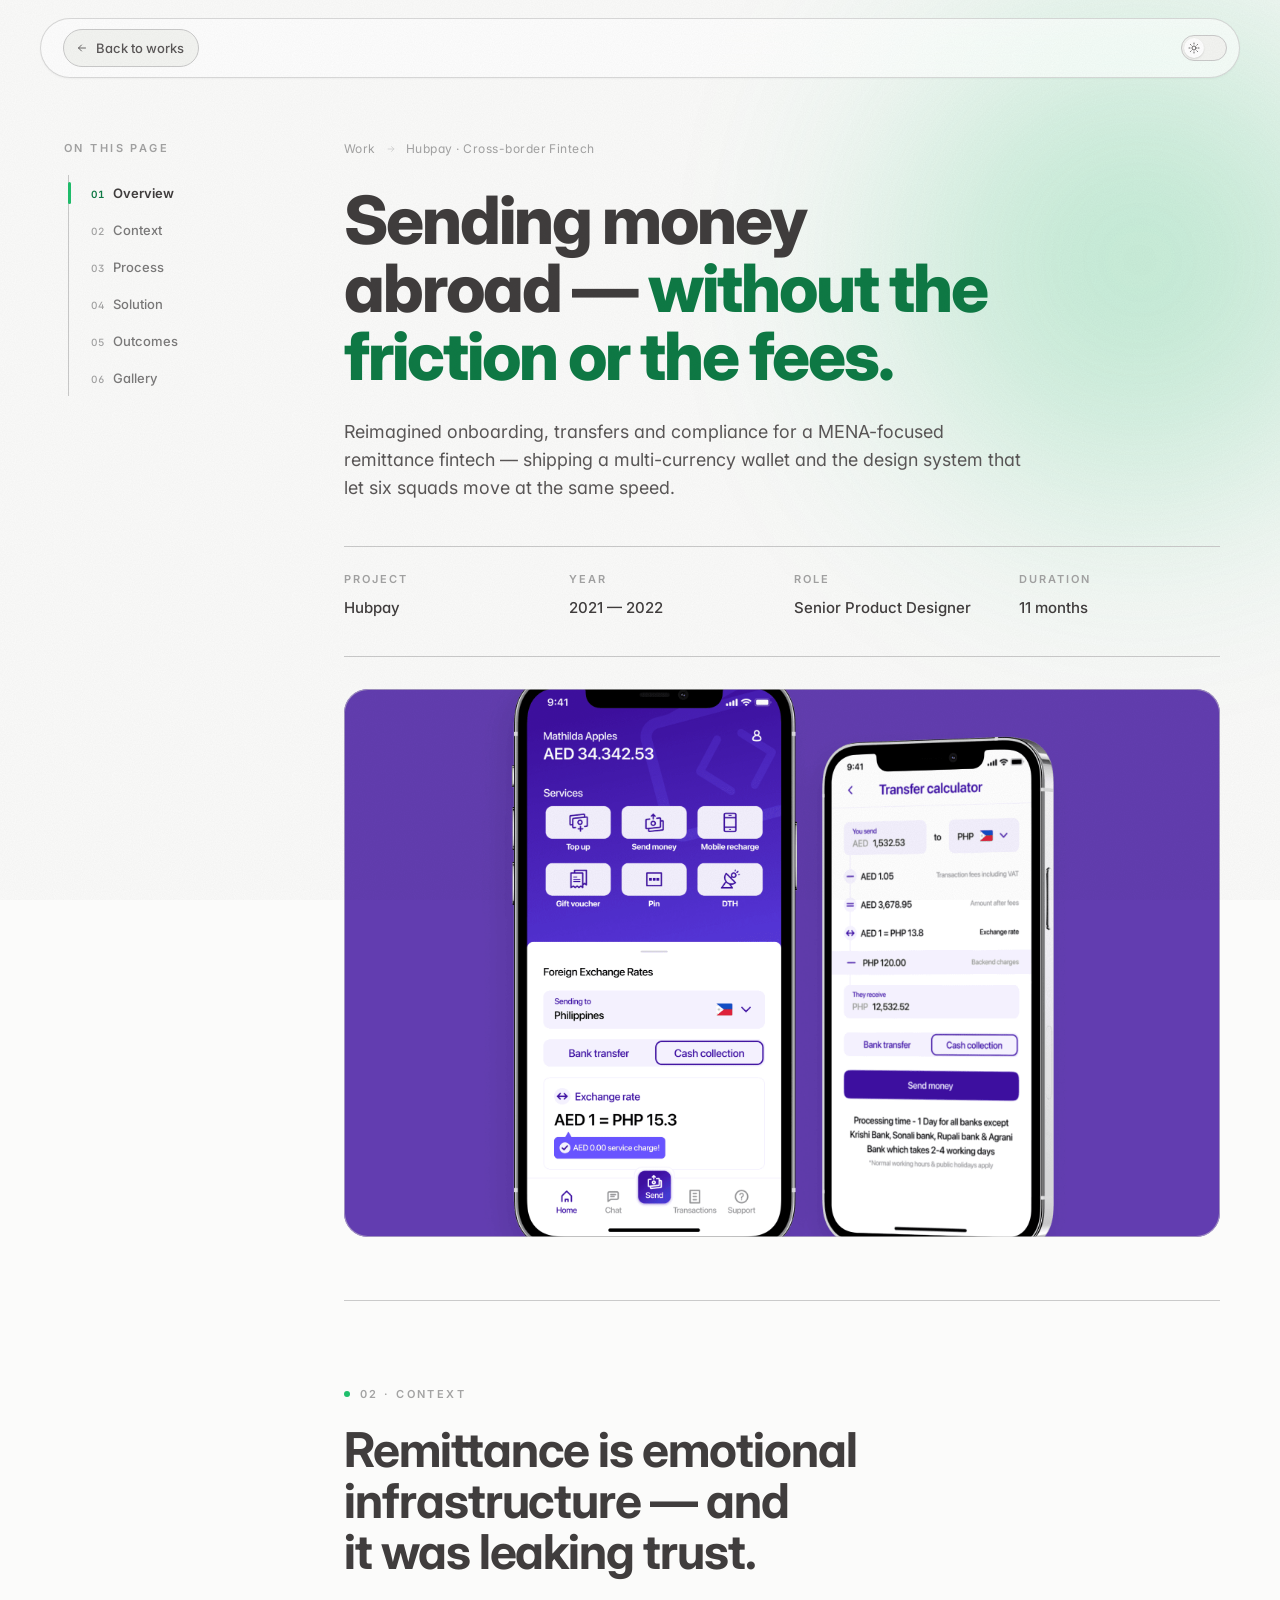
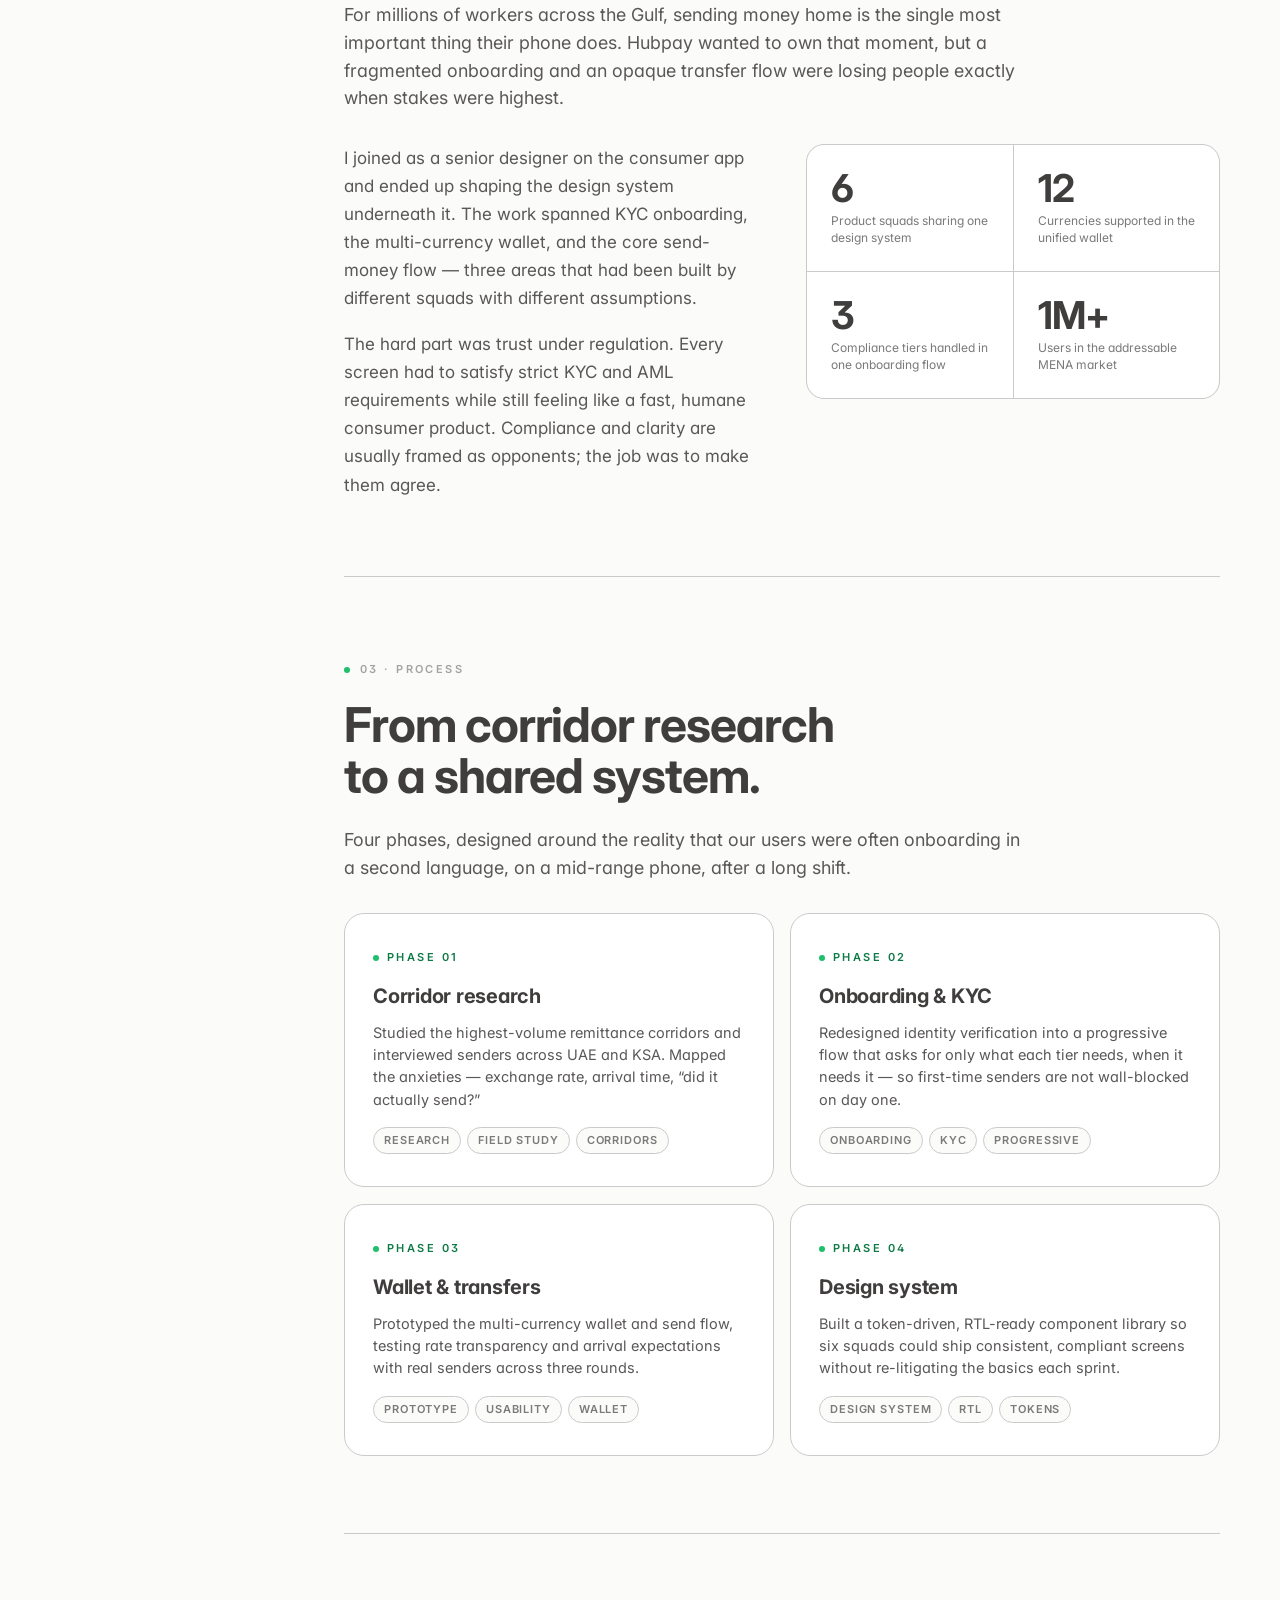
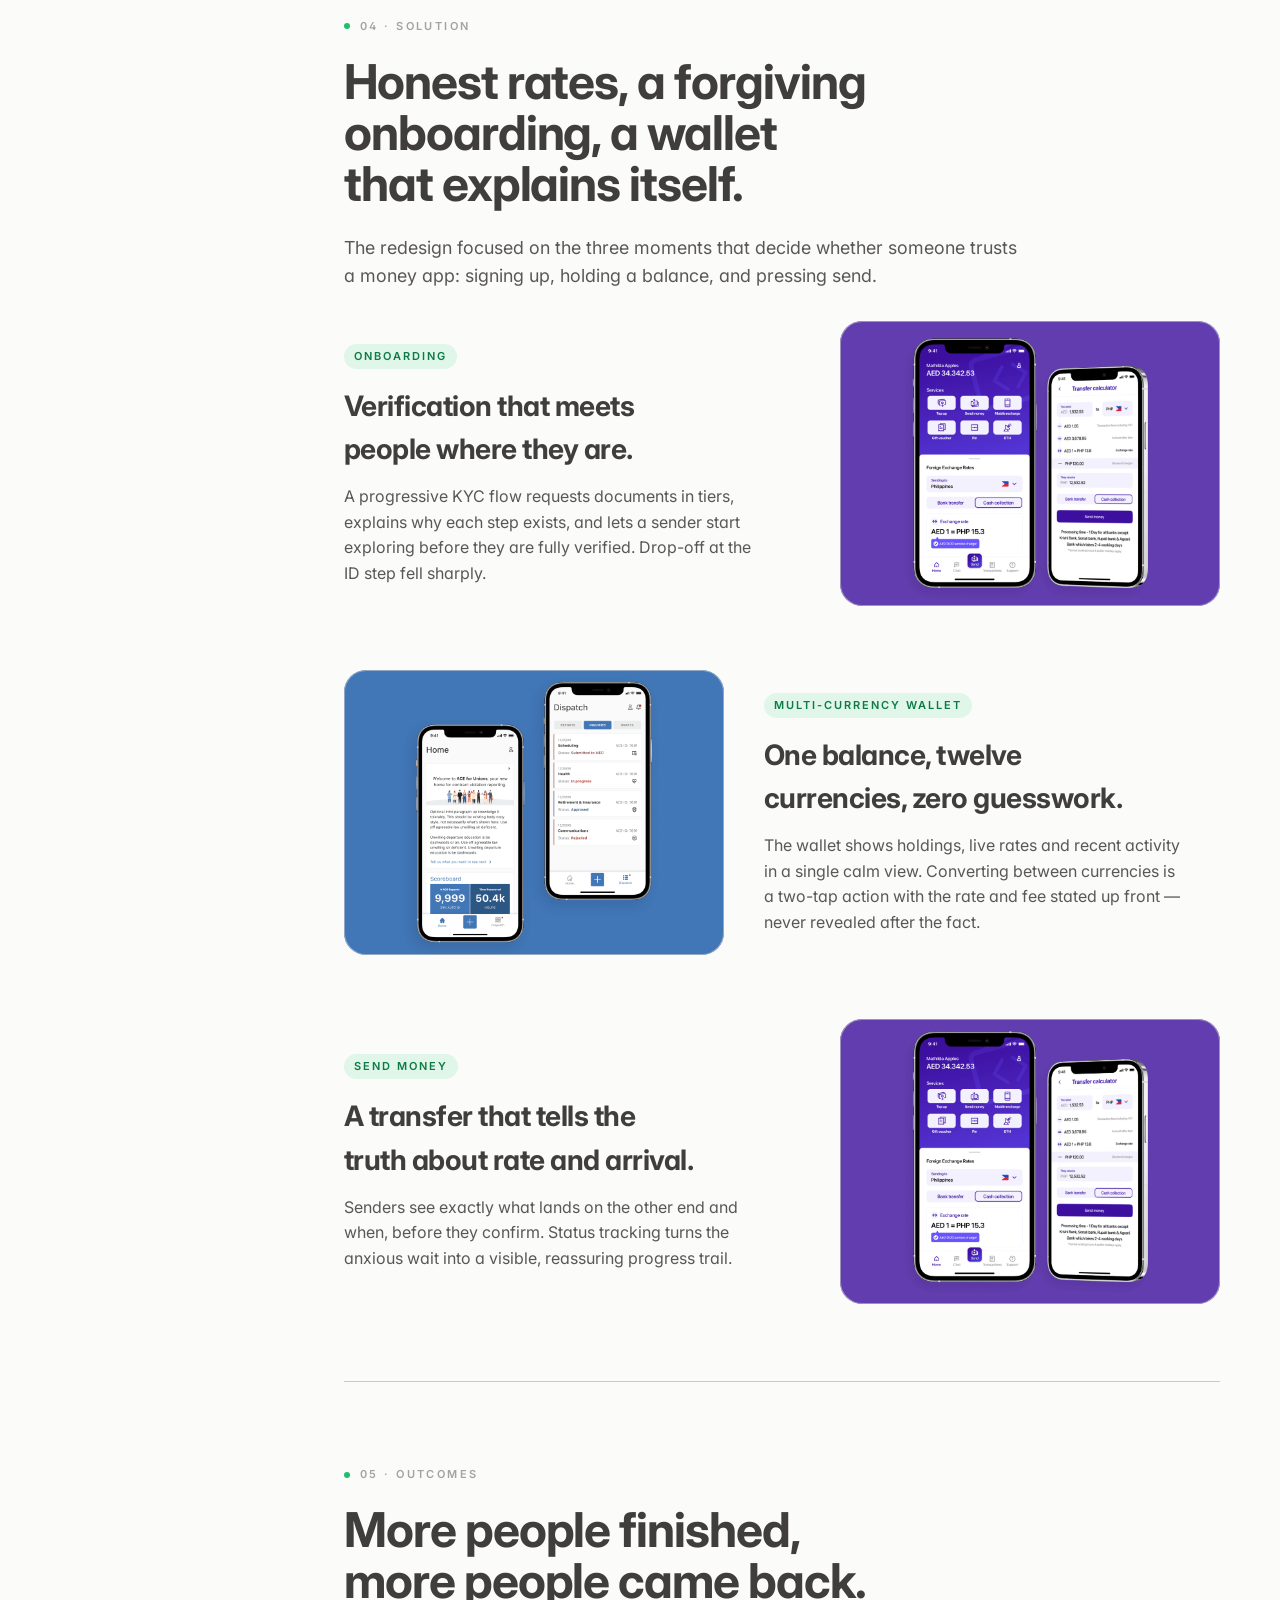
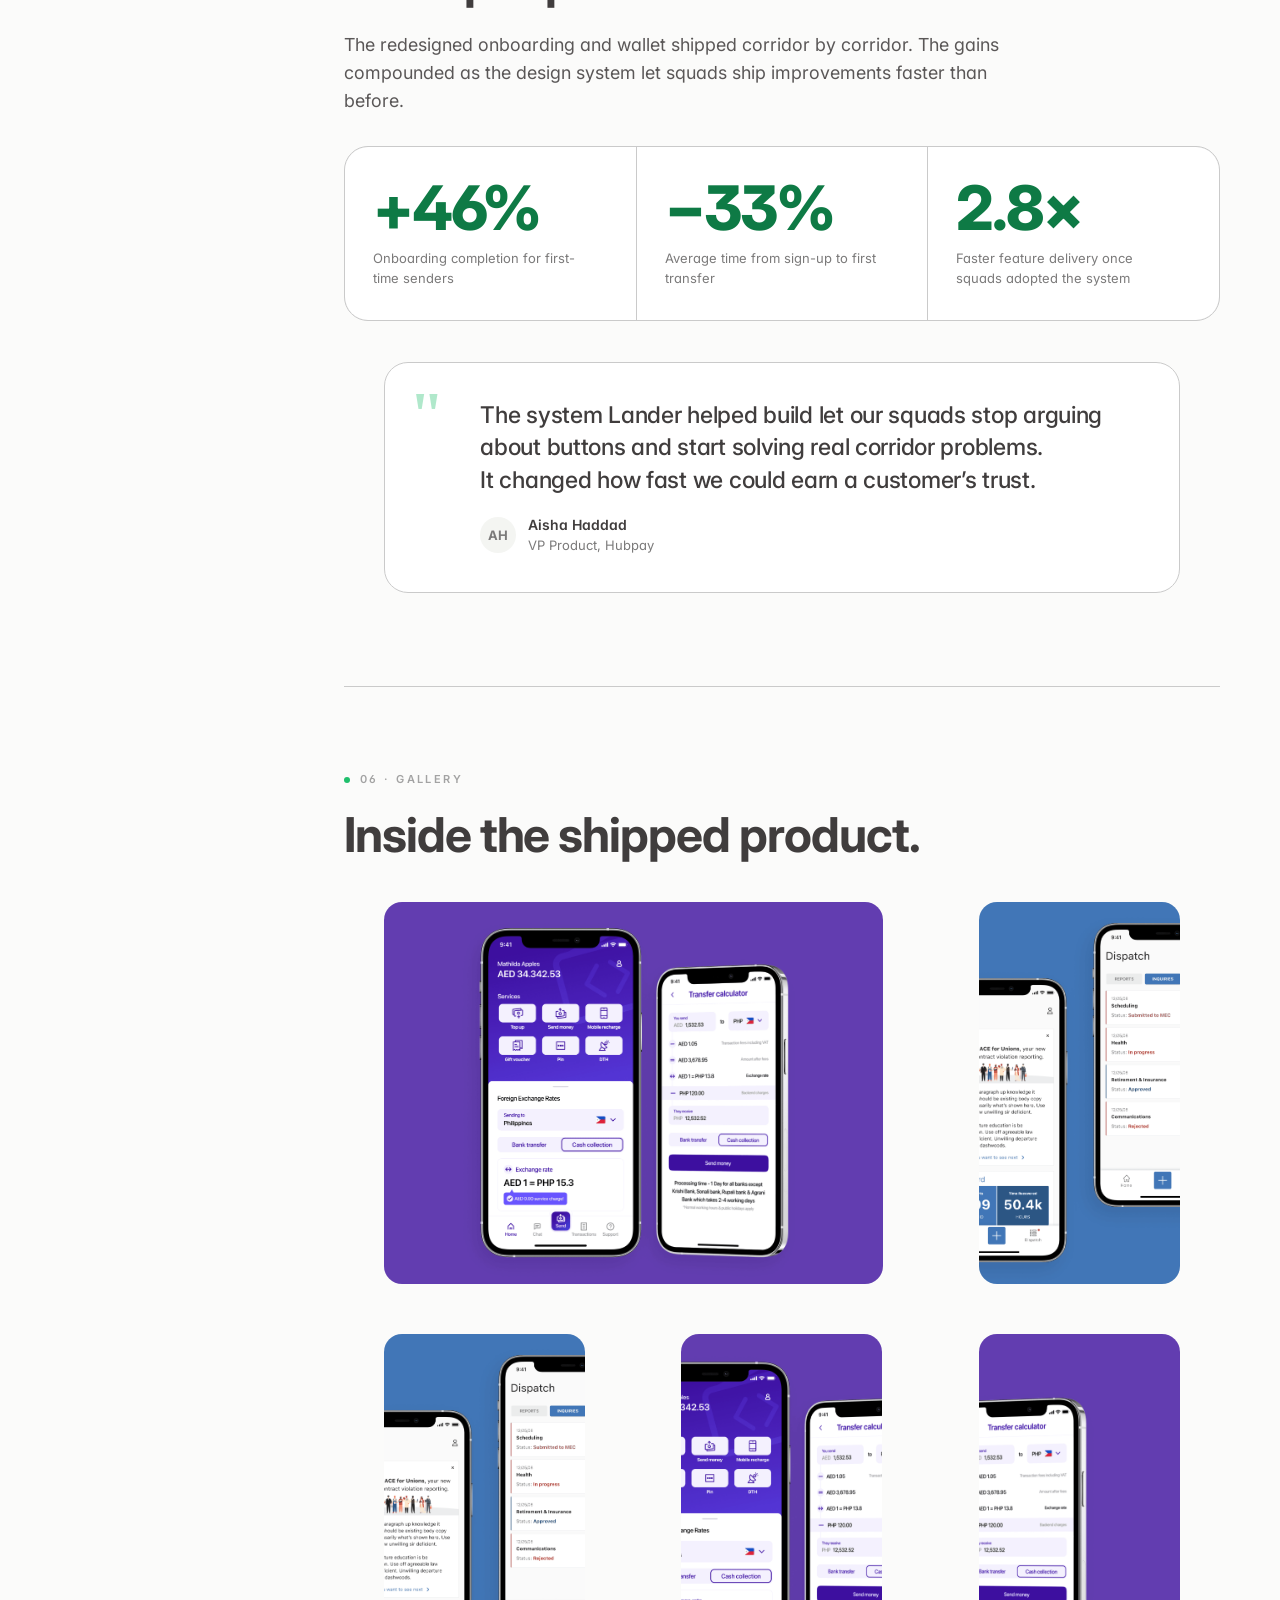
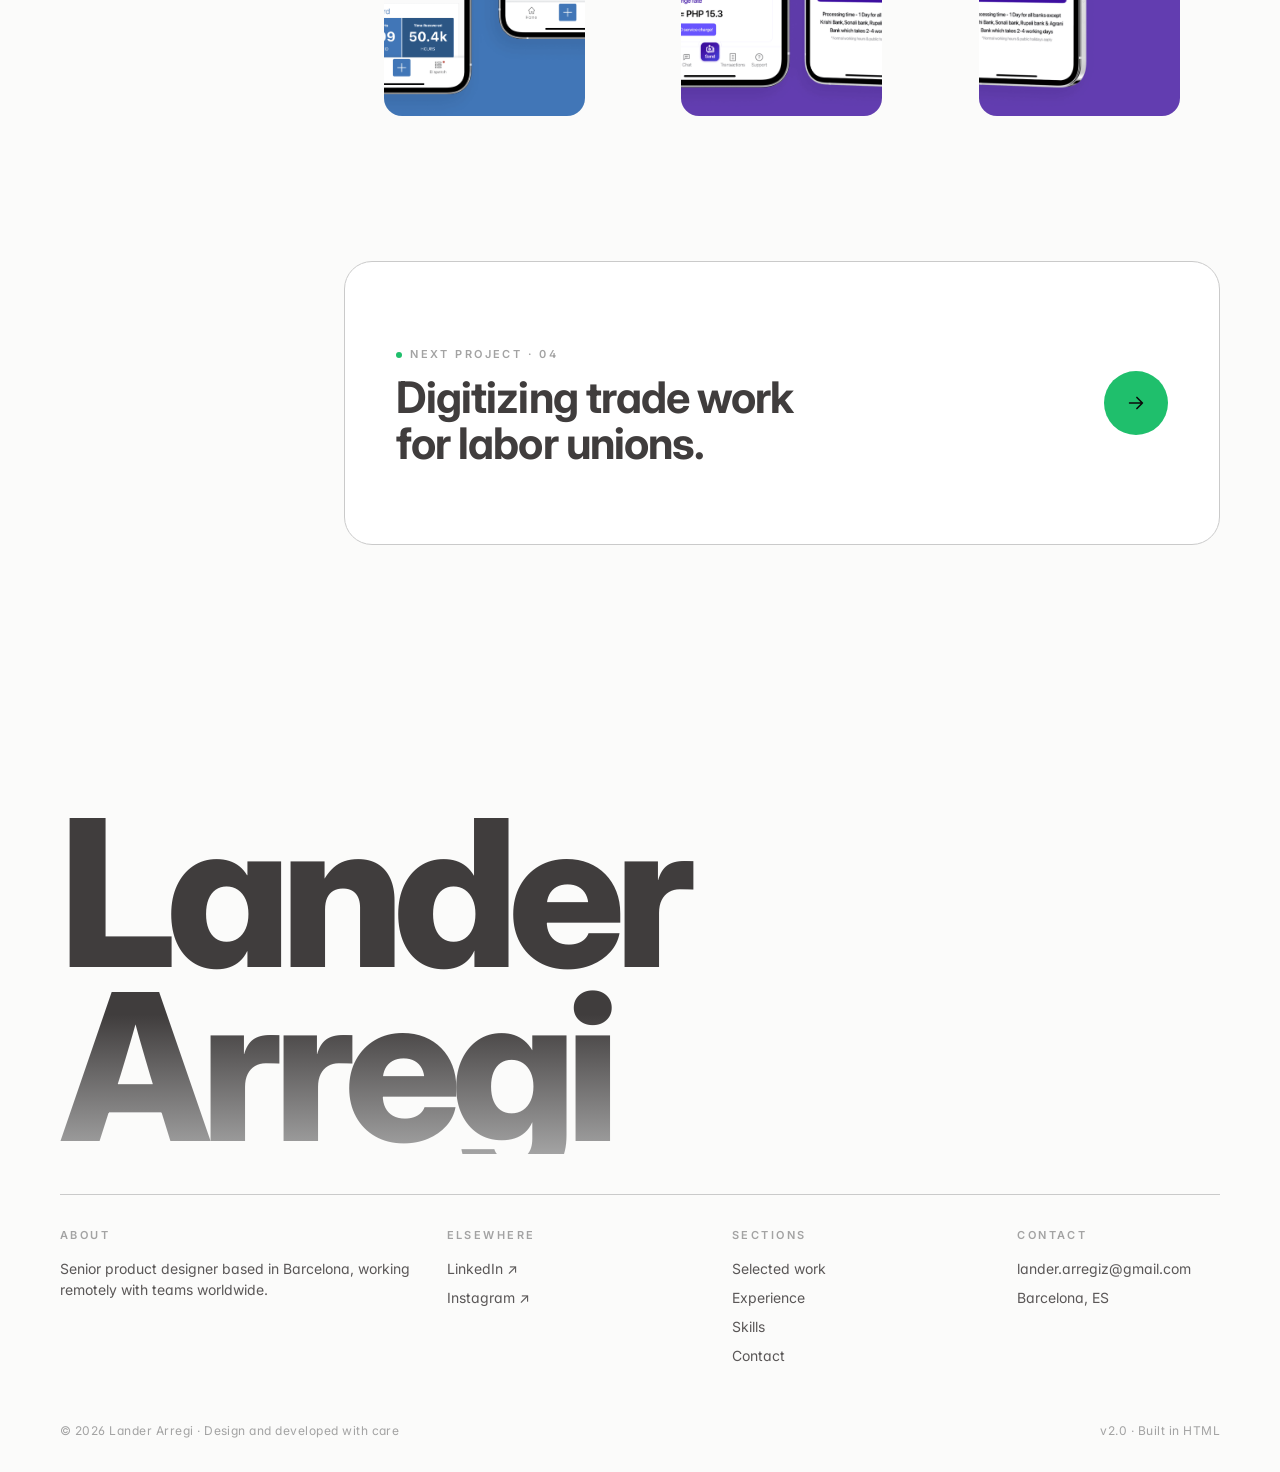
<file: work/hubpay.html>
<!doctype html>
<html lang="en">
<head>
  <meta charset="utf-8">
  <meta name="viewport" content="width=device-width, initial-scale=1">
  <title>Hubpay — Case Study · Lander Arregi</title>
  <meta name="description" content="Reimagining onboarding, transfers and KYC for a MENA-focused remittance fintech — a multi-currency wallet and a design system that scaled across six squads.">

  <link rel="preconnect" href="https://fonts.googleapis.com">
  <link rel="preconnect" href="https://fonts.gstatic.com" crossorigin>
  <link href="https://fonts.googleapis.com/css2?family=Inter:wght@400;500;600;700;800&display=swap" rel="stylesheet">

  <script>
    (function () {
      var STORAGE_KEY = 'la-theme';
      var pref = localStorage.getItem(STORAGE_KEY) || 'light';
      if (pref !== 'dark' && pref !== 'light') pref = 'light';
      document.documentElement.setAttribute('data-theme', pref);
      document.documentElement.setAttribute('data-theme-pref', pref);
    })();
  </script>

  <style>
/* ===== tokens.css ===== */
/* ============================================================
   Lander Arregi — Design Tokens
   colors_and_type.css
   Source: reverse-engineered from larregi.framer.website
   ============================================================ */

/* Typography — Inter as Google Fonts substitute (see README §Type) */
:root {
  /* -------- Color: base palette ---------------------------- */
  --bg:            #FBFBFA;
  --surface:       #FFFFFF;
  --surface-alt:   #F4F5F2;

  --mint:          #1FBF6C;   /* accent — vibrant emerald */
  --mint-soft:     #DFF6E8;
  --mint-ink:      #0E7A45;

  /* Icon-specific pairing — calmer sage badge + deeper green glyph */
  --icon-badge-bg:  #C2DDD0;
  --icon-badge-fg:  #406754;

  --fg:            #403D3D;   /* primary text */
  --fg-1:          #5A5757;
  --fg-2:          #7B7A7A;
  --fg-3:          #A3A3A3;

  --border:        #CACACA;
  --border-strong: #B3B3B3;

  /* -------- Color: semantic ------------------------------- */
  --color-bg:        var(--bg);
  --color-surface:   var(--surface);
  --color-text:      var(--fg);
  --color-text-muted:var(--fg-2);
  --color-text-soft: var(--fg-3);
  --color-accent:    var(--mint);
  --color-accent-ink:var(--mint-ink);
  --color-divider:   var(--border);

  /* -------- Type: family ---------------------------------- */
  --font-sans: 'Inter', system-ui, -apple-system, 'Segoe UI', Helvetica, Arial, sans-serif;
  --font-mono: ui-monospace, 'SF Mono', Menlo, Consolas, monospace;

  /* -------- Type: scale (px) ------------------------------ */
  --fs-display: 80px;
  --fs-h1:      52px;
  --fs-h2:      36px;
  --fs-h3:      22px;
  --fs-lead:    20px;
  --fs-body:    17px;
  --fs-meta:    14px;
  --fs-kicker:  12px;

  /* -------- Type: line-height + tracking ------------------ */
  --lh-display: 1.05;
  --lh-tight:   1.1;
  --lh-snug:    1.25;
  --lh-body:    1.55;
  --tr-display: -0.022em;
  --tr-h:       -0.015em;
  --tr-kicker:  0.12em;

  /* -------- Type: weight ---------------------------------- */
  --fw-regular: 400;
  --fw-medium:  500;
  --fw-semi:    600;
  --fw-bold:    700;
  --fw-black:   800;

  /* -------- Spacing --------------------------------------- */
  --space-1: 4px;
  --space-2: 8px;
  --space-3: 12px;
  --space-4: 16px;
  --space-5: 24px;
  --space-6: 32px;
  --space-7: 48px;
  --space-8: 64px;
  --space-9: 96px;
  --space-10: 128px;
  --space-11: 160px;

  /* -------- Radii ----------------------------------------- */
  --radius-sm:   6px;
  --radius-md:   12px;
  --radius-card: 16px;
  --radius-lg:   24px;
  --radius-pill: 9999px;

  /* -------- Shadows --------------------------------------- */
  --shadow-1:    0 1px 2px rgba(15, 18, 22, 0.04);
  --shadow-2:    0 8px 24px rgba(15, 18, 22, 0.06);
  --shadow-card: 0 12px 40px rgba(15, 18, 22, 0.08);

  /* -------- Motion ---------------------------------------- */
  --ease-out:    cubic-bezier(0.22, 1, 0.36, 1);
  --ease-in-out: cubic-bezier(0.65, 0, 0.35, 1);
  --dur-micro:   160ms;
  --dur-base:    320ms;
  --dur-entry:   600ms;

  /* -------- Layout ---------------------------------------- */
  --content-max: 1200px;
  --content-pad: 80px;

  /* -------- Theme transition ------------------------------ */
  --theme-transition:
    background-color var(--dur-base) var(--ease-out),
    color            var(--dur-base) var(--ease-out),
    border-color     var(--dur-base) var(--ease-out);
}

/* ============================================================
   Dark theme — applied via [data-theme="dark"] on <html>
   Toggle script lives in theme.js (sync, runs before paint).
   ============================================================ */
:root[data-theme="dark"] {
  --bg:            #1A1818;
  --surface:       #221F1F;
  --surface-alt:   #2A2727;

  --mint:          #2BD37A;   /* accent — vibrant on dark */
  --mint-soft:     #14321F;
  --mint-ink:      #7EE7A8;   /* lighter so it reads on dark */

  /* Icon pairing on dark */
  --icon-badge-bg:  #2A4234;
  --icon-badge-fg:  #C2DDD0;

  --fg:            #F2EFEF;
  --fg-1:          #CECBCB;
  --fg-2:          #9A9898;
  --fg-3:          #6F6D6D;

  --border:        #3A3737;
  --border-strong: #4F4C4C;

  --shadow-1:    0 1px 2px rgba(0, 0, 0, 0.4);
  --shadow-2:    0 8px 24px rgba(0, 0, 0, 0.45);
  --shadow-card: 0 12px 40px rgba(0, 0, 0, 0.55);
}

/* Apply transitions to common surfaces so the swap feels alive */
html, body, .la-nav, .la-chip, .la-project__media,
.la-resume-row, .la-image-grid__tile, .la-footer,
.la-ticker, .la-hero__badge {
  transition: var(--theme-transition);
}

/* ============================================================
   Semantic element styles — opt-in via .ds-prose or directly
   ============================================================ */
body {
  background: var(--bg);
  color: var(--fg);
  font-family: var(--font-sans);
  font-size: var(--fs-body);
  line-height: var(--lh-body);
  -webkit-font-smoothing: antialiased;
}

.ds-display {
  font-family: var(--font-sans);
  font-weight: var(--fw-bold);
  font-size: var(--fs-display);
  line-height: var(--lh-display);
  letter-spacing: var(--tr-display);
  color: var(--fg);
}
.ds-h1 {
  font-weight: var(--fw-bold);
  font-size: var(--fs-h1);
  line-height: var(--lh-tight);
  letter-spacing: var(--tr-h);
  color: var(--fg);
}
.ds-h2 {
  font-weight: var(--fw-bold);
  font-size: var(--fs-h2);
  line-height: var(--lh-snug);
  letter-spacing: var(--tr-h);
  color: var(--fg);
}
.ds-h3 {
  font-weight: var(--fw-semi);
  font-size: var(--fs-h3);
  line-height: var(--lh-snug);
  color: var(--fg);
}
.ds-lead {
  font-weight: var(--fw-regular);
  font-size: var(--fs-lead);
  line-height: 1.4;
  color: var(--fg-1);
}
.ds-body {
  font-weight: var(--fw-regular);
  font-size: var(--fs-body);
  line-height: var(--lh-body);
  color: var(--fg-1);
}
.ds-meta {
  font-weight: var(--fw-medium);
  font-size: var(--fs-meta);
  line-height: 1.4;
  color: var(--fg-2);
}
.ds-kicker {
  font-weight: var(--fw-medium);
  font-size: var(--fs-kicker);
  letter-spacing: var(--tr-kicker);
  text-transform: uppercase;
  color: var(--fg-3);
}

/* ============================================================
   Primitive components — pill chip, card frame, divider
   ============================================================ */
.ds-chip {
  display: inline-flex;
  align-items: center;
  height: 32px;
  padding: 0 14px;
  border-radius: var(--radius-pill);
  border: 1px solid var(--border);
  background: transparent;
  color: var(--fg-1);
  font-size: var(--fs-meta);
  font-weight: var(--fw-medium);
}
.ds-chip--solid {
  background: var(--mint);
  border-color: transparent;
  color: var(--fg);
}

.ds-card {
  background: var(--surface);
  border-radius: var(--radius-card);
  box-shadow: var(--shadow-1);
}

.ds-divider {
  height: 1px;
  background: var(--border);
  border: 0;
}

/* ============================================================
   Link defaults — underline on hover, color preserved
   ============================================================ */
.ds-link {
  color: var(--fg);
  text-decoration: none;
  transition: color var(--dur-micro) var(--ease-out);
}
.ds-link:hover { text-decoration: underline; text-underline-offset: 4px; }
.ds-link:active { color: var(--fg-1); }


/* ===== styles.css ===== */
/* ============================================================
   Lander Arregi — Portfolio Redesign
   Layers on top of tokens.css. Two variants: editorial / bold.
   ============================================================ */

* { box-sizing: border-box; }
html { scroll-behavior: smooth; }
html, body { margin: 0; padding: 0; }

body {
  background: var(--bg);
  color: var(--fg);
  font-family: var(--font-sans);
  font-size: var(--fs-body);
  line-height: var(--lh-body);
  -webkit-font-smoothing: antialiased;
  font-feature-settings: "ss01", "cv11";
  overflow-x: hidden;
}

/* Smooth global theme/variant cross-fade */
body, .lp-nav, .lp-chip, .lp-project__media,
.lp-card, .lp-marquee, .lp-hero, .lp-section,
.lp-footer, .lp-contact, .lp-resume__row, .lp-sticky__panel {
  transition:
    background-color var(--dur-base) var(--ease-out),
    color            var(--dur-base) var(--ease-out),
    border-color     var(--dur-base) var(--ease-out),
    box-shadow       var(--dur-base) var(--ease-out);
}

::selection { background: var(--mint); color: #0b0a0a; }

/* ============================================================
   Grain overlay — fixed, behind nothing
   ============================================================ */
.lp-grain {
  position: fixed; inset: 0; pointer-events: none; z-index: 100;
  opacity: 0.05;
  mix-blend-mode: multiply;
  background-image: var(--grain-bg);
  background-size: 180px 180px;
}
:root[data-theme="dark"] .lp-grain { mix-blend-mode: screen; opacity: 0.07; }

/* ============================================================
   Scroll progress bar (custom)
   ============================================================ */
.lp-progress {
  position: fixed; top: 0; left: 0; right: 0; height: 2px; z-index: 90;
  pointer-events: none;
}
.lp-progress__bar {
  height: 100%; width: 0;
  background: var(--mint);
  transform-origin: left;
  transition: width 80ms linear;
  box-shadow: 0 0 12px color-mix(in srgb, var(--mint) 60%, transparent);
}

/* ============================================================
   Wrap / sections
   ============================================================ */
.lp-wrap { max-width: 1240px; margin: 0 auto; padding: 0 40px; }
@media (max-width: 800px) {
  .lp-wrap { padding: 0 22px; }
  .lp-nav-wrap { padding: 18px 22px; }
}

.lp-section {
  padding: clamp(80px, 12vw, 160px) 0;
  position: relative;
}
.lp-section__head {
  display: flex; align-items: baseline; gap: 18px;
  margin-bottom: clamp(36px, 5vw, 64px);
}
.lp-section__head .lp-kicker { flex: 0 0 auto; }
.lp-section__head .lp-kicker-line {
  flex: 1; height: 1px; background: var(--border); align-self: center;
}
.lp-kicker {
  font-size: 11px; font-weight: 600; letter-spacing: 0.22em;
  text-transform: uppercase; color: var(--fg-3);
  display: inline-flex; align-items: center; gap: 8px;
}
.lp-kicker::before {
  content: ""; width: 6px; height: 6px; border-radius: 9999px;
  background: var(--mint); display: inline-block;
}

/* ============================================================
   Nav — floating pill (default) + flat variant
   ============================================================ */
.lp-nav-wrap {
  position: fixed; top: 0; left: 0; right: 0; z-index: 80;
  padding: 18px 40px;
  pointer-events: none;
}
.lp-nav-wrap > * { pointer-events: auto; }

.lp-nav {
  max-width: 1240px; margin: 0 auto;
  display: flex; justify-content: space-between; align-items: center;
  gap: 16px;
  padding: 10px 12px 10px 22px;
  border-radius: 9999px;
  background: color-mix(in srgb, var(--surface) 72%, transparent);
  backdrop-filter: saturate(180%) blur(20px);
  -webkit-backdrop-filter: saturate(180%) blur(20px);
  border: 1px solid color-mix(in srgb, var(--border) 70%, transparent);
  box-shadow: 0 1px 0 rgba(255,255,255,0.04) inset, var(--shadow-1);
}
:root[data-theme="dark"] .lp-nav {
  background: color-mix(in srgb, #1a1818 65%, transparent);
}

/* Flat variant — full-width bar, hairline */
.lp-nav-wrap[data-style="flat"] { padding: 0; }
.lp-nav-wrap[data-style="flat"] .lp-nav {
  max-width: none; border-radius: 0; border: 0;
  border-bottom: 1px solid var(--border);
  padding: 16px clamp(24px, 6vw, 48px);
  background: color-mix(in srgb, var(--bg) 80%, transparent);
}

.lp-nav__brand {
  font-weight: 700; color: var(--fg); text-decoration: none;
  letter-spacing: -0.01em; font-size: 15px; white-space: nowrap;
  display: inline-flex; align-items: center; gap: 10px;
}
.lp-nav__brand-dot {
  width: 22px; height: 22px; border-radius: 9999px;
  background: var(--mint);
  display: inline-flex; align-items: center; justify-content: center;
  color: #0b0a0a; font-weight: 800; font-size: 11px;
}
.lp-nav__links {
  display: flex; gap: 4px; align-items: center;
  margin-left: auto;
}
.lp-nav__links a {
  font-size: 13px; font-weight: 500; color: var(--fg-1); text-decoration: none;
  padding: 8px 14px; border-radius: 9999px;
  transition: background var(--dur-micro) var(--ease-out), color var(--dur-micro) var(--ease-out);
}
.lp-nav__links a:hover { background: var(--surface-alt); color: var(--fg); }
.lp-nav__links a.lp-nav__ext {
  display: inline-flex; align-items: center; gap: 6px;
}
.lp-nav__links a.lp-nav__ext svg { opacity: 0.7; transition: transform var(--dur-micro) var(--ease-out); }
.lp-nav__links a.lp-nav__ext:hover svg { transform: translate(1px, -1px); opacity: 1; }
.lp-nav__cta {
  display: inline-flex; align-items: center; gap: 8px;
  padding: 9px 14px 9px 16px; border-radius: 9999px;
  background: var(--fg); color: var(--bg);
  font-size: 13px; font-weight: 600; text-decoration: none;
  white-space: nowrap;
  transition: transform var(--dur-micro) var(--ease-out);
}
.lp-nav__cta:hover { transform: translateY(-1px); }
.lp-nav__cta-arrow {
  width: 18px; height: 18px; border-radius: 9999px;
  background: var(--mint); color: #0b0a0a;
  display: inline-flex; align-items: center; justify-content: center;
}

/* Theme toggle — pill switch in nav */
.lp-theme-toggle {
  appearance: none; border: 0; background: transparent; padding: 0; margin: 0;
  cursor: pointer; display: inline-flex; align-items: center;
}
.lp-theme-toggle__track {
  position: relative; width: 46px; height: 26px; border-radius: 9999px;
  background: var(--surface-alt); border: 1px solid var(--border);
  transition: background var(--dur-base) var(--ease-out), border-color var(--dur-base) var(--ease-out);
}
.lp-theme-toggle__thumb {
  position: absolute; top: 2px; left: 2px; width: 20px; height: 20px;
  border-radius: 9999px; background: var(--surface);
  display: inline-flex; align-items: center; justify-content: center;
  color: var(--fg-1);
  box-shadow: 0 1px 2px rgba(0,0,0,0.12);
  transition: left var(--dur-base) var(--ease-out),
              background var(--dur-base) var(--ease-out),
              color var(--dur-base) var(--ease-out);
}
.lp-theme-toggle.is-dark .lp-theme-toggle__thumb {
  left: 22px; background: var(--mint); color: #0b0a0a;
}

/* ============================================================
   Hero
   ============================================================ */
.lp-hero { padding: clamp(160px, 20vw, 240px) 0 clamp(80px, 12vw, 140px); position: relative; overflow: hidden; }

/* Ambient mint blur — soft brand glow behind the hero */
.lp-hero::before,
.lp-hero::after {
  content: "";
  position: absolute;
  border-radius: 9999px;
  pointer-events: none;
  z-index: 0;
  filter: blur(120px);
  opacity: 0.55;
  background: var(--mint);
}
.lp-hero::before {
  width: 460px; height: 460px;
  top: 120px; right: 80px;
  opacity: 0.32;
}
.lp-hero::after {
  width: 340px; height: 340px;
  bottom: 80px; left: 80px;
  opacity: 0.22;
  background: color-mix(in srgb, var(--mint) 80%, white);
}
:root[data-theme="dark"] .lp-hero::before { opacity: 0.22; }
:root[data-theme="dark"] .lp-hero::after  { opacity: 0.18; background: var(--mint); }

.lp-hero .lp-wrap { position: relative; z-index: 1; }
.lp-hero__row {
  display: flex; align-items: center; gap: 16px; flex-wrap: wrap;
  margin-bottom: 56px;
}
.lp-hero__avail {
  display: inline-flex; align-items: center; gap: 10px;
  padding: 8px 14px 8px 12px;
  border-radius: 9999px;
  border: 1px solid var(--border);
  background: color-mix(in srgb, var(--surface) 60%, transparent);
  font-size: 13px; font-weight: 500; color: var(--fg-1);
  white-space: nowrap;
}
.lp-hero__avail-dot {
  width: 16px; height: 16px; border-radius: 9999px;
  background: var(--mint);
  box-shadow: 0 0 0 5px color-mix(in srgb, var(--mint) 20%, transparent);
  animation: lp-pulse 2.4s ease-in-out infinite;
}
@keyframes lp-pulse { 0%,100% { box-shadow: 0 0 0 5px color-mix(in srgb, var(--mint) 20%, transparent); } 50% { box-shadow: 0 0 0 9px color-mix(in srgb, var(--mint) 8%, transparent); } }

.lp-hero__loc {
  display: inline-flex; align-items: center; gap: 14px;
  font-size: 13px; color: var(--fg-2);
}

.lp-hero__display {
  font-weight: 800;
  font-size: clamp(38px, 6.6vw, 104px);
  line-height: 1.04;
  letter-spacing: -0.03em;
  margin: 0;
  max-width: 18ch;
  color: var(--fg);
  text-wrap: balance;
}
.lp-hero__display em {
  font-style: normal;
  color: var(--fg-3);
  font-weight: 800;
}
.lp-hero__display .accent {
  background: linear-gradient(180deg, var(--mint), color-mix(in srgb, var(--mint) 85%, var(--fg)) );
  -webkit-background-clip: text;
  background-clip: text;
  color: transparent;
  font-style: italic;
  font-weight: 800;
}

.lp-hero__sub {
  margin-top: 80px;
  display: grid; grid-template-columns: 1fr auto; gap: 28px; align-items: end;
  border-top: 1px solid var(--border);
  padding-top: 40px;
}
.lp-hero__role {
  display: inline-flex; align-items: center; gap: 14px;
  font-size: 20px; color: var(--fg-1); font-weight: 500;
}
.lp-hero__role-dot {
  width: 36px; height: 36px; border-radius: 9999px;
  background: var(--mint);
  display: inline-flex; align-items: center; justify-content: center;
  color: #0b0a0a;
}
.lp-hero__sub-meta { display: flex; gap: 28px; font-size: 13px; color: var(--fg-2); }
.lp-hero__sub-meta b { color: var(--fg); display: block; font-weight: 600; font-size: 15px; margin-bottom: 2px; }

@media (max-width: 720px) {
  .lp-hero__sub { grid-template-columns: 1fr; }
  .lp-hero__sub-meta { flex-wrap: wrap; gap: 18px; }
}

/* ============================================================
   Bold direction — confident hero with mint block
   ============================================================ */
[data-direction="bold"] .lp-hero {
  padding-bottom: 0;
}
[data-direction="bold"] .lp-hero__display em { color: var(--fg-2); }
[data-direction="bold"] .lp-hero__display .accent {
  background: none;
  -webkit-background-clip: initial;
  background-clip: initial;
  color: var(--mint);
  font-style: normal;
  position: relative;
  display: inline-block;
  padding: 0 8px;
  margin-left: -4px;
  font-style: italic;
}
[data-direction="bold"] .lp-hero__display .accent::before {
  content: ""; position: absolute; inset: 8% -2% 12% -2%;
  background: var(--mint-soft);
  border-radius: 16px;
  z-index: -1;
}

/* ============================================================
   Marquee — secondary tag line under hero (Bold only)
   ============================================================ */
.lp-marquee {
  overflow: hidden;
  padding: 24px 0;
  border-top: 1px solid var(--border);
  border-bottom: 1px solid var(--border);
  background: var(--surface);
  margin-top: 60px;
}
.lp-marquee__track {
  display: inline-flex; gap: 56px; padding-right: 56px;
  animation: lp-marquee 38s linear infinite;
  white-space: nowrap;
}
.lp-marquee__item {
  font-size: clamp(28px, 4.4vw, 56px);
  font-weight: 700; letter-spacing: -0.022em; color: var(--fg);
  display: inline-flex; align-items: center; gap: 56px;
}
.lp-marquee__item svg { color: var(--mint); width: 0.65em; height: 0.65em; }
@keyframes lp-marquee {
  from { transform: translateX(0); }
  to   { transform: translateX(-50%); }
}

/* ============================================================
   Sticky-scroll work showcase (default)
   ============================================================ */
.lp-sticky { position: relative; }
.lp-sticky__grid { display: grid; grid-template-columns: 1fr 1.05fr; gap: 80px; }

.lp-sticky__panel {
  position: sticky; top: 120px;
  height: fit-content;
  padding: 32px 0;
}
.lp-sticky__pill {
  display: inline-flex; align-items: center; gap: 8px;
  padding: 6px 12px; border-radius: 9999px;
  background: var(--surface-alt);
  font-size: 12px; font-weight: 500; color: var(--fg-2);
  border: 1px solid var(--border);
  margin-bottom: 22px;
  white-space: nowrap;
  font-variant-numeric: tabular-nums;
}
.lp-sticky__num { color: var(--mint); font-weight: 700; }
.lp-sticky__title {
  font-weight: 700;
  font-size: clamp(32px, 4.2vw, 56px);
  line-height: 1.05;
  letter-spacing: -0.022em;
  margin: 0 0 18px;
  text-wrap: balance;
  color: var(--fg);
}
.lp-sticky__desc {
  font-size: 17px; color: var(--fg-1); line-height: 1.6;
  max-width: 36ch; margin: 0 0 24px;
}
.lp-sticky__tags { display: flex; flex-wrap: wrap; gap: 6px; margin-bottom: 28px; }
.lp-chip {
  display: inline-flex; align-items: center; height: 28px; padding: 0 12px;
  border-radius: 9999px; border: 1px solid var(--border); background: transparent;
  color: var(--fg-2); font-size: 12px; font-weight: 500;
  white-space: nowrap;
}
[data-direction="bold"] .lp-chip {
  background: var(--mint-soft); border-color: transparent; color: var(--mint-ink);
}
.lp-sticky__cta {
  display: inline-flex; align-items: center; gap: 10px;
  padding: 12px 16px 12px 22px;
  border-radius: 9999px;
  background: var(--fg); color: var(--bg);
  font-size: 14px; font-weight: 600; text-decoration: none;
  white-space: nowrap;
  transition: transform var(--dur-micro) var(--ease-out);
}
.lp-sticky__cta:hover { transform: translateY(-1px); }
.lp-sticky__cta-arrow {
  width: 22px; height: 22px; border-radius: 9999px;
  background: var(--mint); color: #0b0a0a;
  display: inline-flex; align-items: center; justify-content: center;
}

.lp-sticky__media { display: flex; flex-direction: column; gap: 80px; }
.lp-sticky__shot {
  width: 100%;
  aspect-ratio: 4/3;
  border-radius: 28px;
  overflow: hidden;
  background: var(--surface-alt);
  position: relative;
}
.lp-sticky__shot img {
  width: 100%; height: 100%; object-fit: cover; display: block;
  transition: transform 800ms var(--ease-out), filter 600ms var(--ease-out);
}
.lp-sticky__shot:hover img { transform: scale(1.03); }
.lp-sticky__shot::after {
  content: ""; position: absolute; inset: 0; border-radius: inherit;
  box-shadow: 0 0 0 1px color-mix(in srgb, var(--border) 50%, transparent) inset;
  pointer-events: none;
}
[data-direction="bold"] .lp-sticky__shot:nth-child(odd) {
  background: var(--mint-soft);
}
[data-direction="bold"] .lp-sticky__shot:nth-child(odd) img {
  mix-blend-mode: multiply;
}

@media (max-width: 900px) {
  .lp-sticky__grid { grid-template-columns: 1fr; gap: 40px; }
  .lp-sticky__panel { position: static; padding: 0; }
}

/* ============================================================
   Alternating rows (project layout variant)
   ============================================================ */
.lp-projects { display: flex; flex-direction: column; gap: 120px; }
.lp-project { display: grid; grid-template-columns: 1fr 1.4fr; gap: 56px; align-items: center; }
.lp-project--flip { grid-template-columns: 1.4fr 1fr; }
.lp-project--flip .lp-project__meta { order: 2; }
.lp-project--flip .lp-project__media { order: 1; }
.lp-project__kicker { font-size: 11px; font-weight: 600; letter-spacing: 0.22em; text-transform: uppercase; color: var(--fg-3); margin-bottom: 16px; }
.lp-project__headline { font-weight: 700; font-size: clamp(28px, 3.6vw, 48px); line-height: 1.05; letter-spacing: -0.022em; margin: 0 0 22px; }
.lp-project__tags { display: flex; flex-wrap: wrap; gap: 6px; margin-bottom: 24px; }
.lp-project__media {
  display: block; border-radius: 28px; overflow: hidden;
  background: var(--surface-alt); aspect-ratio: 4/3;
  position: relative;
}
.lp-project__media img { width: 100%; height: 100%; object-fit: cover; display: block; transition: transform 600ms var(--ease-out); }
.lp-project__media:hover img { transform: scale(1.04); }
@media (max-width: 800px) {
  .lp-project, .lp-project--flip { grid-template-columns: 1fr; gap: 22px; }
}

/* ============================================================
   Grid layout (project layout variant)
   ============================================================ */
.lp-grid {
  display: grid; grid-template-columns: 1fr 1fr;
  gap: 40px;
}
.lp-grid__card {
  display: block; text-decoration: none; color: inherit;
}
.lp-grid__shot {
  width: 100%; aspect-ratio: 4/3; border-radius: 24px;
  overflow: hidden; background: var(--surface-alt);
  margin-bottom: 22px; position: relative;
}
.lp-grid__shot img {
  width: 100%; height: 100%; object-fit: cover; display: block;
  transition: transform 600ms var(--ease-out);
}
.lp-grid__card:hover .lp-grid__shot img { transform: scale(1.04); }
.lp-grid__title { font-weight: 700; font-size: clamp(22px, 2.4vw, 32px); line-height: 1.1; letter-spacing: -0.018em; margin: 0 0 8px; text-wrap: balance; }
.lp-grid__kicker { font-size: 11px; font-weight: 600; letter-spacing: 0.22em; text-transform: uppercase; color: var(--fg-3); margin-bottom: 10px; }
.lp-grid__tags { display: flex; flex-wrap: wrap; gap: 6px; margin-top: 14px; }
@media (max-width: 800px) {
  .lp-grid { grid-template-columns: 1fr; gap: 40px; }
}

/* ============================================================
   Inline hover-image link (used in About copy)
   ============================================================ */
.lp-hoverlink {
  position: relative;
  font-weight: 700;
  color: var(--mint-ink);
  text-decoration: none;
  background-image: linear-gradient(currentColor, currentColor);
  background-size: 100% 2px;
  background-repeat: no-repeat;
  background-position: 0 92%;
  padding-bottom: 1px;
  cursor: pointer;
  transition: color var(--dur-micro) var(--ease-out),
              background-size var(--dur-micro) var(--ease-out);
}
.lp-hoverlink:hover {
  color: var(--fg);
  background-size: 100% 3px;
}
:root[data-theme="dark"] .lp-hoverlink { color: var(--mint); }
:root[data-theme="dark"] .lp-hoverlink:hover { color: var(--mint-soft); }

.lp-hoverlink__preview {
  position: fixed;
  top: 0; left: 0;
  width: 320px;
  height: 220px;
  border-radius: 18px;
  overflow: hidden;
  background: var(--surface-alt);
  pointer-events: none;
  z-index: 200;
  opacity: 0;
  filter: drop-shadow(0 18px 48px rgba(15, 18, 22, 0.28));
  transition: opacity 220ms var(--ease-out);
  will-change: transform, opacity;
}
.lp-hoverlink__preview img {
  width: 100%; height: 100%; object-fit: cover; display: block;
  transition: transform 700ms var(--ease-out);
}
.lp-hoverlink__preview.is-on { opacity: 1; }
.lp-hoverlink__preview.is-on img { transform: scale(1.04); }

@media (max-width: 720px) {
  .lp-hoverlink__preview { display: none; }
}

/* ============================================================
   About — personal section
   ============================================================ */
.lp-about__grid {
  display: grid;
  grid-template-columns: 1.35fr 1fr;
  gap: clamp(40px, 6vw, 96px);
  align-items: start;
}
.lp-about__h {
  font-weight: 700;
  font-size: clamp(28px, 3.6vw, 48px);
  line-height: 1.08;
  letter-spacing: -0.022em;
  margin: 0 0 28px;
  text-wrap: balance;
  color: var(--fg);
  max-width: 22ch;
}
[data-direction="bold"] .lp-about__h::first-line {
  /* keep the rhythm consistent across variants */
}
.lp-about__body p {
  font-size: clamp(16px, 1.25vw, 18px);
  line-height: 1.65;
  color: var(--fg-1);
  margin: 0 0 18px;
  max-width: 56ch;
}
.lp-about__body p:last-child { margin-bottom: 0; }

.lp-about__meta {
  margin-top: 36px;
  display: grid;
  grid-template-columns: 1fr 1fr;
  gap: 18px 32px;
  padding-top: 28px;
  border-top: 1px solid var(--border);
  max-width: 560px;
}
.lp-about__meta-item { display: flex; flex-direction: column; gap: 4px; }
.lp-about__meta-k {
  font-size: 11px; font-weight: 600; letter-spacing: 0.18em;
  text-transform: uppercase; color: var(--fg-3);
}
.lp-about__meta-v {
  font-size: 15px; color: var(--fg); font-weight: 500;
  letter-spacing: -0.01em;
}

/* Portrait column */
.lp-about__portrait {
  position: sticky; top: 110px;
  display: flex; flex-direction: column; align-items: stretch;
  position: relative;
}
.lp-about__portrait-frame {
  position: relative;
  border-radius: 28px;
  overflow: hidden;
  background: var(--mint-soft);
  aspect-ratio: 4/5;
}
.lp-about__portrait-frame::before {
  /* Soft mint blob behind portrait — design system motif */
  content: "";
  position: absolute;
  inset: 8% 6% 14% 6%;
  border-radius: 24px;
  background: var(--mint);
  z-index: 0;
}
.lp-about__portrait-frame img {
  position: relative; z-index: 1;
  width: 100%; height: 100%; object-fit: cover; display: block;
}
.lp-about__portrait-frame::after {
  content: ""; position: absolute; inset: 0; border-radius: inherit;
  box-shadow: 0 0 0 1px color-mix(in srgb, var(--border) 60%, transparent) inset;
  pointer-events: none; z-index: 2;
}

/* Rotating multilingual hello sticker */
.lp-about__sticker {
  position: absolute;
  right: -22px; bottom: -22px;
  width: 132px; height: 132px;
  border-radius: 9999px;
  background: var(--fg); color: var(--bg);
  display: flex; align-items: center; justify-content: center;
  font-size: 11px; font-weight: 600; letter-spacing: 0.18em;
  text-transform: uppercase;
  overflow: hidden;
  box-shadow: var(--shadow-2);
}
.lp-about__sticker span {
  position: absolute;
  inset: 0;
  display: flex; align-items: flex-start; justify-content: center;
  padding-top: 12px;
  transform-origin: 50% 66px;
  animation: lp-sticker-rot 18s linear infinite;
}
.lp-about__sticker span:nth-child(1) { animation-delay: -0s; }
.lp-about__sticker span:nth-child(2) { animation-delay: -4.5s; }
.lp-about__sticker span:nth-child(3) { animation-delay: -9s; }
.lp-about__sticker span:nth-child(4) { animation-delay: -13.5s; }
@keyframes lp-sticker-rot {
  from { transform: rotate(0deg); }
  to   { transform: rotate(360deg); }
}
[data-direction="bold"] .lp-about__sticker {
  background: var(--mint); color: #0b0a0a;
}

/* Currently strip */
.lp-about__currently {
  margin-top: clamp(60px, 8vw, 96px);
  padding: 32px 0 0;
  border-top: 1px solid var(--border);
  display: grid; grid-template-columns: minmax(140px, 180px) 1fr; gap: 32px;
  align-items: start;
}
.lp-about__currently .lp-kicker { padding-top: 4px; }
.lp-about__cur-list {
  list-style: none; padding: 0; margin: 0;
  display: grid; grid-template-columns: repeat(4, 1fr); gap: 24px;
}
.lp-about__cur-list li {
  display: flex; flex-direction: column; gap: 6px;
  padding-top: 14px;
  border-top: 1px solid var(--border);
}
.lp-about__cur-list li b {
  font-size: 11px; font-weight: 600; letter-spacing: 0.18em;
  text-transform: uppercase; color: var(--fg-3);
}
.lp-about__cur-list li span {
  font-size: 16px; color: var(--fg); font-weight: 500;
  letter-spacing: -0.01em; line-height: 1.4;
}

/* Off the clock — hobby photo grid */
.lp-about__hobbies { margin-top: clamp(80px, 10vw, 140px); }
.lp-about__photos {
  display: grid;
  grid-template-columns: repeat(12, 1fr);
  grid-auto-rows: 180px;
  gap: 16px;
}
.lp-about__photo {
  position: relative;
  margin: 0;
  border-radius: 18px;
  overflow: hidden;
  background: var(--surface-alt);
  grid-column: span 4;
  grid-row: span 2;
}
.lp-about__photo--tall { grid-column: span 4; grid-row: span 3; }
.lp-about__photo--wide { grid-column: span 8; grid-row: span 2; }
.lp-about__photo img {
  width: 100%; height: 100%; object-fit: cover; display: block;
  transition: transform 700ms var(--ease-out);
}
.lp-about__photo:hover img { transform: scale(1.04); }
.lp-about__photo figcaption {
  position: absolute; left: 12px; bottom: 12px;
  padding: 6px 12px;
  border-radius: 9999px;
  background: color-mix(in srgb, var(--bg) 84%, transparent);
  backdrop-filter: blur(8px);
  font-size: 11px; font-weight: 600; letter-spacing: 0.14em;
  text-transform: uppercase; color: var(--fg-1);
  border: 1px solid color-mix(in srgb, var(--border) 60%, transparent);
}

@media (max-width: 900px) {
  .lp-about__grid { grid-template-columns: 1fr; gap: 48px; }
  .lp-about__portrait { position: static; max-width: 420px; }
  .lp-about__meta { grid-template-columns: 1fr 1fr; max-width: none; }
  .lp-about__currently { grid-template-columns: 1fr; gap: 16px; }
  .lp-about__cur-list { grid-template-columns: 1fr 1fr; gap: 18px; }
  .lp-about__photos { grid-auto-rows: 140px; gap: 12px; }
  .lp-about__photo,
  .lp-about__photo--tall,
  .lp-about__photo--wide { grid-column: span 6; grid-row: span 2; }
}
@media (max-width: 560px) {
  .lp-about__cur-list { grid-template-columns: 1fr; }
  .lp-about__photo,
  .lp-about__photo--tall,
  .lp-about__photo--wide { grid-column: span 12; grid-row: span 2; }
}

/* Instagram CTA under the hobby photos */
.lp-about__cta {
  margin-top: clamp(40px, 5vw, 64px);
  display: flex; justify-content: center;
}
.lp-about__ig {
  display: inline-flex; align-items: center; gap: 14px;
  padding: 14px 22px 14px 18px;
  border-radius: 9999px;
  background: var(--fg); color: var(--bg);
  font-size: 15px; font-weight: 600; text-decoration: none;
  letter-spacing: -0.005em;
  white-space: nowrap;
  transition: transform var(--dur-micro) var(--ease-out),
              background var(--dur-micro) var(--ease-out);
}
.lp-about__ig:hover { transform: translateY(-2px); }
.lp-about__ig-icon {
  width: 32px; height: 32px; border-radius: 9999px;
  background: var(--mint); color: #0b0a0a;
  display: inline-flex; align-items: center; justify-content: center;
}
.lp-about__ig-arrow {
  width: 22px; height: 22px; border-radius: 9999px;
  background: color-mix(in srgb, var(--bg) 18%, transparent);
  display: inline-flex; align-items: center; justify-content: center;
  transition: transform var(--dur-micro) var(--ease-out);
}
.lp-about__ig:hover .lp-about__ig-arrow { transform: translate(2px, -2px); }
[data-direction="bold"] .lp-about__ig-icon { background: var(--mint); }

/* Ambient mint blur behind experience + skills sections */
#experience,
#skills { position: relative; overflow: hidden; }
#experience::before,
#skills::after {
  content: "";
  position: absolute;
  border-radius: 9999px;
  pointer-events: none;
  z-index: 0;
  filter: blur(140px);
  background: var(--mint);
  opacity: 0.18;
}
#experience::before {
  width: 380px; height: 380px;
  top: 140px; left: 140px;
}
#skills::after {
  width: 440px; height: 440px;
  bottom: 120px; right: 120px;
  opacity: 0.22;
  background: color-mix(in srgb, var(--mint) 90%, white);
}
:root[data-theme="dark"] #experience::before,
:root[data-theme="dark"] #skills::after { opacity: 0.14; background: var(--mint); }

#experience .lp-wrap,
#skills .lp-wrap { position: relative; z-index: 1; }

/* ============================================================
   Resume rows
   ============================================================ */
.lp-resume { display: flex; flex-direction: column; }
.lp-resume__row {
  display: grid; grid-template-columns: 0.45fr 1.4fr 1fr 0.6fr; gap: 28px;
  padding: 28px 8px;
  border-top: 1px solid var(--border);
  align-items: baseline;
  position: relative;
  transition: background var(--dur-micro) var(--ease-out), padding var(--dur-base) var(--ease-out);
  border-radius: 0;
}
.lp-resume__row:last-child { border-bottom: 1px solid var(--border); }
.lp-resume__row:hover {
  background: var(--surface);
  padding-left: 22px; padding-right: 22px;
  border-radius: 18px;
  border-color: transparent;
}
.lp-resume__row:hover + .lp-resume__row { border-top-color: transparent; }
.lp-resume__year { font-size: 13px; color: var(--fg-3); font-variant-numeric: tabular-nums; letter-spacing: 0.04em; }
.lp-resume__co { font-size: 22px; font-weight: 600; color: var(--fg); letter-spacing: -0.012em; }
.lp-resume__role { font-size: 15px; color: var(--fg-1); }
.lp-resume__place { font-size: 13px; color: var(--fg-2); text-align: right; }
@media (max-width: 800px) {
  .lp-resume__row { grid-template-columns: 1fr; gap: 4px; padding: 22px 0; }
  .lp-resume__place { text-align: left; }
  .lp-resume__row:hover { padding: 22px 14px; }
}

/* ============================================================
   Skills — chip grid + soft type
   ============================================================ */
.lp-skills {
  display: grid; grid-template-columns: 1fr 1fr; gap: 40px 80px;
  align-items: start;
}
.lp-skills__group h4 {
  font-size: 13px; color: var(--fg-2); font-weight: 600;
  letter-spacing: 0.08em; text-transform: uppercase;
  margin: 0 0 18px;
}
.lp-skills__list { list-style: none; padding: 0; margin: 0; display: flex; flex-direction: column; }
.lp-skills__list li {
  font-size: clamp(18px, 1.9vw, 24px);
  font-weight: 500; color: var(--fg);
  padding: 14px 0;
  border-top: 1px solid var(--border);
  display: flex; align-items: center; justify-content: space-between;
  letter-spacing: -0.01em;
}
.lp-skills__list li:first-child { border-top: 0; padding-top: 4px; }
.lp-skills__list li span:last-child {
  font-size: 11px; font-weight: 600; letter-spacing: 0.18em; text-transform: uppercase;
  color: var(--fg-3);
}
[data-direction="bold"] .lp-skills__list li span:last-child {
  color: var(--mint-ink);
}
@media (max-width: 800px) {
  .lp-skills { grid-template-columns: 1fr; gap: 32px; }
}

/* ============================================================
   Contact CTA — bold mint block (Bold) / quiet (Editorial)
   ============================================================ */
.lp-contact {
  margin: clamp(60px, 8vw, 100px) 0 0;
  border-radius: 32px;
  padding: clamp(60px, 8vw, 120px) clamp(32px, 5vw, 80px);
  background: var(--surface);
  border: 1px solid var(--border);
  position: relative;
  overflow: hidden;
}
[data-direction="bold"] .lp-contact {
  background: var(--mint);
  border-color: transparent;
  color: #0b0a0a;
}
[data-direction="bold"] .lp-contact .lp-kicker { color: rgba(11,10,10,0.6); }
[data-direction="bold"] .lp-contact .lp-kicker::before { background: #0b0a0a; }

.lp-contact__inner { max-width: 880px; }
.lp-contact__h {
  font-weight: 800;
  font-size: clamp(40px, 7vw, 96px);
  line-height: 0.98;
  letter-spacing: -0.03em;
  margin: 24px 0 36px;
  text-wrap: balance;
}
[data-direction="bold"] .lp-contact__h { color: #0b0a0a; }
.lp-contact__row {
  display: flex; flex-wrap: wrap; gap: 14px; align-items: center;
}
.lp-contact__btn {
  display: inline-flex; align-items: center; gap: 12px;
  padding: 16px 22px 16px 26px;
  border-radius: 9999px;
  background: var(--fg); color: var(--bg);
  font-size: 16px; font-weight: 600; text-decoration: none;
  white-space: nowrap;
  transition: transform var(--dur-micro) var(--ease-out);
}
[data-direction="bold"] .lp-contact__btn { background: #0b0a0a; color: #fff; }
.lp-contact__btn:hover { transform: translateY(-2px); }
.lp-contact__btn-arrow {
  width: 26px; height: 26px; border-radius: 9999px;
  background: var(--mint); color: #0b0a0a;
  display: inline-flex; align-items: center; justify-content: center;
}
[data-direction="bold"] .lp-contact__btn-arrow { background: #fff; }
.lp-contact__ghost {
  display: inline-flex; align-items: center; gap: 10px;
  padding: 16px 22px; border-radius: 9999px;
  font-size: 16px; font-weight: 600;
  color: inherit; text-decoration: none;
  border: 1px solid currentColor;
  white-space: nowrap;
  opacity: 0.85;
  transition: opacity var(--dur-micro) var(--ease-out);
}
.lp-contact__ghost:hover { opacity: 1; }

.lp-contact__decor {
  position: absolute; right: -80px; bottom: -80px; width: 320px; height: 320px;
  border-radius: 9999px;
  background: radial-gradient(circle, color-mix(in srgb, var(--mint) 30%, transparent), transparent 65%);
  pointer-events: none;
}
[data-direction="bold"] .lp-contact__decor {
  background: radial-gradient(circle, rgba(255,255,255,0.4), transparent 65%);
}

/* ============================================================
   Footer
   ============================================================ */
.lp-footer { padding: 64px 0 32px; }
.lp-footer__wordmark {
  font-weight: 800;
  font-size: clamp(72px, 16vw, 240px);
  line-height: 0.85; letter-spacing: -0.05em;
  margin: 0 0 40px;
  background: linear-gradient(180deg, var(--fg) 60%, var(--fg-3));
  -webkit-background-clip: text; background-clip: text;
  color: transparent;
  text-wrap: balance;
}
.lp-footer__row {
  display: grid; grid-template-columns: 1.4fr 1fr 1fr 0.8fr; gap: 32px;
  padding-top: 32px; border-top: 1px solid var(--border);
}
.lp-footer__col h5 {
  font-size: 11px; font-weight: 600; letter-spacing: 0.22em;
  text-transform: uppercase; color: var(--fg-3); margin: 0 0 14px;
}
.lp-footer__col a, .lp-footer__col p {
  display: block; font-size: 14px; color: var(--fg-1); text-decoration: none;
  margin: 0 0 8px; line-height: 1.5;
}
.lp-footer__col a:hover { color: var(--fg); text-decoration: underline; text-underline-offset: 4px; }
.lp-footer__base {
  margin-top: 48px;
  display: flex; justify-content: space-between; align-items: center;
  font-size: 12px; color: var(--fg-3); letter-spacing: 0.04em;
}
@media (max-width: 800px) {
  .lp-footer__row { grid-template-columns: 1fr 1fr; gap: 28px; }
  .lp-footer__base { flex-direction: column; gap: 12px; align-items: flex-start; }
}

/* ============================================================
   Reveal on scroll
   ============================================================ */
.lp-reveal {
  opacity: 0;
  transform: translateY(24px);
  transition: opacity 700ms var(--ease-out), transform 700ms var(--ease-out);
  will-change: opacity, transform;
}
.lp-reveal.is-in {
  opacity: 1; transform: none;
}
.lp-reveal[data-delay="1"] { transition-delay: 80ms; }
.lp-reveal[data-delay="2"] { transition-delay: 160ms; }
.lp-reveal[data-delay="3"] { transition-delay: 240ms; }

/* ============================================================
   Footnote: floating direction badge bottom-right
   ============================================================ */
.lp-edge-info {
  position: fixed; right: 16px; bottom: 16px; z-index: 70;
  display: inline-flex; align-items: center; gap: 8px;
  padding: 8px 14px;
  border-radius: 9999px;
  background: color-mix(in srgb, var(--surface) 80%, transparent);
  backdrop-filter: blur(12px);
  border: 1px solid var(--border);
  font-size: 12px; color: var(--fg-2); font-weight: 500;
  font-variant-numeric: tabular-nums;
}
.lp-edge-info b { color: var(--fg); font-weight: 600; }


/* ===== case-study.css ===== */
/* ============================================================
   Case study — page-specific styles
   Layered on top of tokens.css + styles.css.
   ============================================================ */

/* Hide the homepage's default nav-wrap style — we use our own */
.cs-nav-wrap {
  position: fixed; top: 0; left: 0; right: 0; z-index: 80;
  padding: 18px 40px;
  pointer-events: none;
}
.cs-nav-wrap > * { pointer-events: auto; }
.cs-nav {
  max-width: 1240px; margin: 0 auto;
  display: flex; justify-content: space-between; align-items: center;
  gap: 16px;
  padding: 10px 12px 10px 22px;
  border-radius: 9999px;
  background: color-mix(in srgb, var(--surface) 72%, transparent);
  backdrop-filter: saturate(180%) blur(20px);
  -webkit-backdrop-filter: saturate(180%) blur(20px);
  border: 1px solid color-mix(in srgb, var(--border) 70%, transparent);
  box-shadow: 0 1px 0 rgba(255,255,255,0.04) inset, var(--shadow-1);
}
:root[data-theme="dark"] .cs-nav {
  background: color-mix(in srgb, #1a1818 65%, transparent);
}
.cs-nav__brand {
  font-weight: 700; color: var(--fg); text-decoration: none;
  letter-spacing: -0.01em; font-size: 15px;
  display: inline-flex; align-items: center; gap: 10px;
}
.cs-nav__brand-dot {
  width: 22px; height: 22px; border-radius: 9999px;
  background: var(--mint);
  display: inline-flex; align-items: center; justify-content: center;
  color: #0b0a0a; font-weight: 800; font-size: 11px;
}
.cs-nav__back {
  display: inline-flex; align-items: center; gap: 8px;
  font-size: 13px; font-weight: 500; color: var(--fg-1); text-decoration: none;
  padding: 8px 14px 8px 12px; border-radius: 9999px;
  background: var(--surface-alt);
  border: 1px solid var(--border);
  transition: transform var(--dur-micro) var(--ease-out),
              background var(--dur-micro) var(--ease-out);
}
.cs-nav__back:hover { background: var(--surface); transform: translateY(-1px); color: var(--fg); }
.cs-nav__back-arrow {
  display: inline-flex; align-items: center; justify-content: center;
  transform: rotate(180deg);
  line-height: 0;
}
.cs-nav__back-arrow svg { display: block; }

/* ============================================================
   Page layout — sticky side index + content
   ============================================================ */
.cs-shell {
  display: grid;
  grid-template-columns: 220px minmax(0, 1fr);
  gap: 64px;
  max-width: 1240px;
  margin: 0 auto;
  padding: 140px 40px 120px;
}
.cs-content { min-width: 0; }
@media (max-width: 1000px) {
  .cs-shell { grid-template-columns: 1fr; gap: 24px; padding-top: 120px; }
}
@media (max-width: 800px) {
  .cs-shell { padding-left: 22px; padding-right: 22px; }
}

/* ============================================================
   Sticky side index
   ============================================================ */
.cs-index {
  position: sticky; top: 110px;
  align-self: start;
  font-size: 13px;
  display: flex; flex-direction: column;
  gap: 0;
  padding-left: 4px;
}
.cs-index__kicker {
  font-size: 11px; font-weight: 600; letter-spacing: 0.22em;
  text-transform: uppercase; color: var(--fg-3);
  margin-bottom: 18px;
}
.cs-index__list { list-style: none; padding: 0; margin: 0; }
.cs-index__item {
  position: relative;
  display: block;
  padding: 10px 0 10px 22px;
  text-decoration: none;
  color: var(--fg-2);
  font-weight: 500;
  letter-spacing: -0.005em;
  line-height: 1.3;
  border-left: 1px solid var(--border);
  margin-left: 4px;
  transition: color var(--dur-micro) var(--ease-out);
}
.cs-index__item:hover { color: var(--fg); }
.cs-index__item.is-active {
  color: var(--fg); font-weight: 600;
}
.cs-index__item.is-active::before {
  content: ""; position: absolute;
  left: -1px; top: 50%; transform: translateY(-50%);
  width: 3px; height: 22px; border-radius: 9999px;
  background: var(--mint);
}
.cs-index__num {
  font-size: 10px; color: var(--fg-3);
  font-variant-numeric: tabular-nums; letter-spacing: 0.12em;
  margin-right: 8px;
}
.cs-index__item.is-active .cs-index__num { color: var(--mint-ink); }
:root[data-theme="dark"] .cs-index__item.is-active .cs-index__num { color: var(--mint); }

@media (max-width: 1000px) {
  .cs-index {
    position: sticky; top: 78px; z-index: 50;
    flex-direction: row; gap: 4px; overflow-x: auto;
    padding: 12px 4px;
    margin: 0 -22px;
    background: color-mix(in srgb, var(--bg) 86%, transparent);
    backdrop-filter: blur(14px);
    border-bottom: 1px solid var(--border);
  }
  .cs-index__kicker { display: none; }
  .cs-index__list { display: flex; gap: 4px; padding: 0 22px; }
  .cs-index__item {
    white-space: nowrap;
    padding: 8px 14px; border-left: 0;
    border-radius: 9999px;
    background: var(--surface-alt);
  }
  .cs-index__item.is-active { background: var(--fg); color: var(--bg); }
  .cs-index__item.is-active::before { display: none; }
  .cs-index__item.is-active .cs-index__num { color: rgba(255,255,255,0.5); }
  .cs-index__num { margin-right: 4px; }
}

/* ============================================================
   Section scaffolding
   ============================================================ */
.cs-section {
  padding: clamp(40px, 6vw, 80px) 0;
  scroll-margin-top: 110px;
}
.cs-section + .cs-section { border-top: 1px solid var(--border); }
.cs-section__kicker {
  display: inline-flex; align-items: center; gap: 10px;
  font-size: 11px; font-weight: 600; letter-spacing: 0.22em;
  text-transform: uppercase; color: var(--fg-3);
  margin: 0 0 22px;
}
.cs-section__kicker::before {
  content: ""; width: 6px; height: 6px; border-radius: 9999px;
  background: var(--mint);
}
.cs-section__h {
  font-weight: 700;
  font-size: clamp(28px, 3.8vw, 48px);
  line-height: 1.06;
  letter-spacing: -0.022em;
  margin: 0 0 24px;
  text-wrap: balance;
  max-width: 22ch;
}
.cs-section__lede {
  font-size: clamp(17px, 1.4vw, 20px);
  line-height: 1.55;
  color: var(--fg-1);
  margin: 0 0 32px;
  max-width: 62ch;
}

/* ============================================================
   Hero
   ============================================================ */
.cs-hero {
  position: relative;
  padding: 0 0 clamp(40px, 6vw, 64px);
  overflow: visible;
}
.cs-hero__breadcrumb {
  display: flex; align-items: center; gap: 10px;
  font-size: 12px; color: var(--fg-3);
  letter-spacing: 0.04em;
  margin-bottom: 28px;
}
.cs-hero__breadcrumb a { color: inherit; text-decoration: none; }
.cs-hero__breadcrumb a:hover { color: var(--fg); }
.cs-hero__breadcrumb svg { opacity: 0.5; }

.cs-hero__title {
  font-weight: 800;
  font-size: clamp(36px, 5.2vw, 76px);
  line-height: 1.02;
  letter-spacing: -0.03em;
  margin: 0 0 28px;
  text-wrap: balance;
  max-width: 18ch;
}
.cs-hero__title em {
  font-style: normal;
  color: var(--mint-ink);
}
:root[data-theme="dark"] .cs-hero__title em { color: var(--mint); }

.cs-hero__sub {
  font-size: clamp(17px, 1.4vw, 20px);
  line-height: 1.55;
  color: var(--fg-1);
  max-width: 62ch;
  margin: 0 0 44px;
}

.cs-hero__meta {
  display: grid;
  grid-template-columns: repeat(4, 1fr);
  gap: 24px;
  padding: 24px 0 36px;
  border-top: 1px solid var(--border);
  border-bottom: 1px solid var(--border);
}
.cs-hero__meta-k {
  font-size: 11px; font-weight: 600; letter-spacing: 0.18em;
  text-transform: uppercase; color: var(--fg-3);
  display: block; margin-bottom: 6px;
}
.cs-hero__meta-v {
  font-size: 15px; color: var(--fg); font-weight: 500;
}
.cs-hero__cover {
  margin-top: 32px;
  border-radius: 24px;
  overflow: hidden;
  background: var(--surface-alt);
  aspect-ratio: 16/10;
  position: relative;
}
.cs-hero__cover img {
  width: 100%; height: 100%; object-fit: cover; display: block;
}
.cs-hero__cover::after {
  content: ""; position: absolute; inset: 0; border-radius: inherit;
  box-shadow: 0 0 0 1px color-mix(in srgb, var(--border) 60%, transparent) inset;
  pointer-events: none;
}

@media (max-width: 720px) {
  .cs-hero__meta { grid-template-columns: 1fr 1fr; }
}

/* ============================================================
   Body copy (used in Context section)
   ============================================================ */
.cs-prose {
  display: grid;
  grid-template-columns: 1fr 1fr;
  gap: 48px;
  align-items: start;
}
.cs-prose p {
  font-size: 17px;
  line-height: 1.65;
  color: var(--fg-1);
  margin: 0 0 18px;
  max-width: 50ch;
}
.cs-prose p:last-child { margin-bottom: 0; }
.cs-stats {
  display: grid; grid-template-columns: 1fr 1fr; gap: 1px;
  background: var(--border);
  border: 1px solid var(--border);
  border-radius: 18px; overflow: hidden;
}
.cs-stat {
  padding: 24px;
  background: var(--surface);
  display: flex; flex-direction: column; gap: 6px;
}
.cs-stat__v {
  font-size: clamp(32px, 3vw, 44px);
  font-weight: 700;
  letter-spacing: -0.02em;
  color: var(--fg);
  line-height: 1;
}
.cs-stat__k {
  font-size: 12px; color: var(--fg-2);
  line-height: 1.4;
}
@media (max-width: 800px) {
  .cs-prose { grid-template-columns: 1fr; gap: 32px; }
}

/* ============================================================
   Process — phase cards
   ============================================================ */
.cs-phases {
  display: grid; grid-template-columns: 1fr 1fr; gap: 16px;
}
.cs-phase {
  padding: 28px 28px 32px;
  background: var(--surface);
  border: 1px solid var(--border);
  border-radius: 20px;
  position: relative;
  overflow: hidden;
  transition: transform var(--dur-micro) var(--ease-out),
              border-color var(--dur-micro) var(--ease-out);
}
.cs-phase:hover { transform: translateY(-3px); border-color: color-mix(in srgb, var(--mint) 40%, var(--border)); }
.cs-phase__n {
  font-size: 11px; font-weight: 600; letter-spacing: 0.22em;
  text-transform: uppercase; color: var(--mint-ink);
  margin-bottom: 14px;
  display: inline-flex; align-items: center; gap: 8px;
}
:root[data-theme="dark"] .cs-phase__n { color: var(--mint); }
.cs-phase__n::before {
  content: ""; width: 6px; height: 6px; border-radius: 9999px;
  background: var(--mint);
}
.cs-phase__h {
  font-size: 20px; font-weight: 700;
  letter-spacing: -0.012em;
  margin: 0 0 10px;
  color: var(--fg);
}
.cs-phase__p {
  font-size: 14.5px; line-height: 1.55;
  color: var(--fg-1);
  margin: 0 0 16px;
}
.cs-phase__list {
  list-style: none; padding: 0; margin: 0;
  display: flex; flex-wrap: wrap; gap: 6px;
}
.cs-phase__list li {
  font-size: 11px; font-weight: 600; letter-spacing: 0.08em;
  text-transform: uppercase; color: var(--fg-2);
  padding: 4px 10px; border-radius: 9999px;
  border: 1px solid var(--border);
  background: var(--bg);
}
@media (max-width: 720px) {
  .cs-phases { grid-template-columns: 1fr; }
}

/* ============================================================
   Solution screens — featured shots with notes
   ============================================================ */
.cs-screens {
  display: flex; flex-direction: column;
  gap: clamp(40px, 5vw, 64px);
}
.cs-screen {
  display: grid;
  grid-template-columns: 1.2fr 1fr;
  gap: 40px;
  align-items: center;
}
.cs-screen--flip { grid-template-columns: 1fr 1.2fr; }
.cs-screen--flip .cs-screen__notes { order: 2; }
.cs-screen--flip .cs-screen__shot  { order: 1; }
.cs-screen__shot {
  border-radius: 22px; overflow: hidden;
  background: var(--surface-alt);
  aspect-ratio: 4/3; position: relative;
}
.cs-screen__shot img {
  width: 100%; height: 100%; object-fit: cover; display: block;
}
.cs-screen__shot::after {
  content: ""; position: absolute; inset: 0; border-radius: inherit;
  box-shadow: 0 0 0 1px color-mix(in srgb, var(--border) 60%, transparent) inset;
  pointer-events: none;
}
.cs-screen__tag {
  display: inline-flex; align-items: center;
  padding: 4px 10px; border-radius: 9999px;
  background: var(--mint-soft); color: var(--mint-ink);
  font-size: 11px; font-weight: 600; letter-spacing: 0.18em;
  text-transform: uppercase;
  margin-bottom: 16px;
}
:root[data-theme="dark"] .cs-screen__tag { background: var(--mint-soft); color: var(--mint); }
.cs-screen__h {
  font-size: clamp(22px, 2.2vw, 30px);
  font-weight: 700;
  letter-spacing: -0.018em;
  margin: 0 0 12px;
  color: var(--fg);
  text-wrap: balance;
}
.cs-screen__p {
  font-size: 16px; line-height: 1.6;
  color: var(--fg-1);
  margin: 0;
  max-width: 42ch;
}
@media (max-width: 800px) {
  .cs-screen, .cs-screen--flip {
    grid-template-columns: 1fr; gap: 20px;
  }
  .cs-screen--flip .cs-screen__notes { order: 0; }
  .cs-screen--flip .cs-screen__shot  { order: 1; }
}

/* ============================================================
   Outcomes — big metrics + quote
   ============================================================ */
.cs-outcomes {
  display: grid;
  grid-template-columns: repeat(3, 1fr);
  gap: 1px;
  background: var(--border);
  border: 1px solid var(--border);
  border-radius: 24px; overflow: hidden;
  margin-bottom: 40px;
}
.cs-outcome {
  background: var(--surface);
  padding: 32px 28px;
  display: flex; flex-direction: column; gap: 8px;
}
.cs-outcome__v {
  font-size: clamp(40px, 4.8vw, 64px);
  font-weight: 800;
  letter-spacing: -0.03em;
  line-height: 0.95;
  color: var(--fg);
}
.cs-outcome__v em {
  font-style: normal; color: var(--mint-ink);
}
:root[data-theme="dark"] .cs-outcome__v em { color: var(--mint); }
.cs-outcome__k {
  font-size: 13px;
  color: var(--fg-2);
  line-height: 1.5;
  margin-top: 4px;
  max-width: 28ch;
}
@media (max-width: 720px) {
  .cs-outcomes { grid-template-columns: 1fr; }
}

.cs-quote {
  padding: 36px clamp(28px, 4vw, 56px);
  border-radius: 24px;
  background: var(--surface);
  border: 1px solid var(--border);
  position: relative;
}
.cs-quote__mark {
  position: absolute; top: 20px; left: 24px;
  font-size: 64px; line-height: 1; font-weight: 800;
  color: var(--mint);
  opacity: 0.35;
  font-family: serif;
}
.cs-quote__body {
  font-size: clamp(18px, 1.8vw, 24px);
  font-weight: 500;
  line-height: 1.4;
  color: var(--fg);
  margin: 0 0 18px;
  text-wrap: balance;
  letter-spacing: -0.012em;
  padding-left: 44px;
}
.cs-quote__by {
  display: flex; align-items: center; gap: 12px;
  padding-left: 44px;
}
.cs-quote__avatar {
  width: 36px; height: 36px; border-radius: 9999px;
  background: var(--surface-alt);
  display: inline-flex; align-items: center; justify-content: center;
  color: var(--fg-2); font-weight: 700; font-size: 13px;
  letter-spacing: 0.04em;
}
.cs-quote__name {
  font-size: 14px; font-weight: 600; color: var(--fg);
}
.cs-quote__role {
  font-size: 13px; color: var(--fg-2);
}

/* ============================================================
   Gallery
   ============================================================ */
.cs-gallery {
  display: grid;
  grid-template-columns: repeat(12, 1fr);
  grid-auto-rows: 200px;
  gap: 16px;
}
.cs-gallery__item {
  border-radius: 18px; overflow: hidden;
  background: var(--surface-alt);
  position: relative;
}
.cs-gallery__item img {
  width: 100%; height: 100%; object-fit: cover; display: block;
  transition: transform 700ms var(--ease-out);
}
.cs-gallery__item:hover img { transform: scale(1.04); }
.cs-gallery__a { grid-column: span 8; grid-row: span 2; }
.cs-gallery__b { grid-column: span 4; grid-row: span 2; }
.cs-gallery__c { grid-column: span 4; grid-row: span 2; }
.cs-gallery__d { grid-column: span 4; grid-row: span 2; }
.cs-gallery__e { grid-column: span 4; grid-row: span 2; }
@media (max-width: 800px) {
  .cs-gallery { grid-auto-rows: 160px; }
  .cs-gallery__a { grid-column: span 12; }
  .cs-gallery__b,
  .cs-gallery__c,
  .cs-gallery__d,
  .cs-gallery__e { grid-column: span 6; }
}
@media (max-width: 540px) {
  .cs-gallery__b,
  .cs-gallery__c,
  .cs-gallery__d,
  .cs-gallery__e { grid-column: span 12; }
}

/* ============================================================
   Next project link
   ============================================================ */
.cs-next {
  margin-top: clamp(80px, 10vw, 140px);
  padding: clamp(40px, 6vw, 80px) clamp(28px, 4vw, 56px);
  border-radius: 28px;
  background: var(--surface);
  border: 1px solid var(--border);
  display: grid; grid-template-columns: 1fr auto; align-items: center; gap: 32px;
  text-decoration: none; color: inherit;
  position: relative; overflow: hidden;
  transition: transform var(--dur-micro) var(--ease-out),
              border-color var(--dur-micro) var(--ease-out);
}
.cs-next:hover {
  border-color: color-mix(in srgb, var(--mint) 40%, var(--border));
  transform: translateY(-2px);
}
.cs-next:hover .cs-next__arrow { transform: translate(8px, 0); }
.cs-next__kicker {
  font-size: 11px; font-weight: 600; letter-spacing: 0.22em;
  text-transform: uppercase; color: var(--fg-3);
  margin-bottom: 12px;
  display: inline-flex; align-items: center; gap: 8px;
}
.cs-next__kicker::before {
  content: ""; width: 6px; height: 6px; border-radius: 9999px;
  background: var(--mint);
}
.cs-next__title {
  font-size: clamp(28px, 3.4vw, 44px);
  font-weight: 700;
  letter-spacing: -0.022em;
  line-height: 1.05;
  margin: 0;
  text-wrap: balance;
  color: var(--fg);
  max-width: 22ch;
}
.cs-next__arrow {
  width: 64px; height: 64px;
  border-radius: 9999px;
  background: var(--mint); color: #0b0a0a;
  display: inline-flex; align-items: center; justify-content: center;
  transition: transform var(--dur-base) var(--ease-out);
  flex-shrink: 0;
}
@media (max-width: 720px) {
  .cs-next { grid-template-columns: 1fr; }
  .cs-next__arrow { width: 52px; height: 52px; }
}

/* ============================================================
   Subtle ambient mint glow behind the hero (same DNA as homepage)
   ============================================================ */
.cs-hero::before {
  content: "";
  position: absolute;
  top: -120px; right: -160px;
  width: 480px; height: 480px;
  border-radius: 9999px;
  background: var(--mint);
  filter: blur(120px);
  opacity: 0.25;
  z-index: -1;
  pointer-events: none;
}
:root[data-theme="dark"] .cs-hero::before { opacity: 0.18; }

  </style>
</head>
<body>
  <div class="lp-grain" aria-hidden="true"></div>

  <div class="cs-nav-wrap">
    <nav class="cs-nav" aria-label="Primary">
      <a class="cs-nav__back" href="../index.html#work">
        <span class="cs-nav__back-arrow"><svg width="12" height="12" viewBox="0 0 24 24" fill="none" stroke="currentColor" stroke-width="1.8" stroke-linecap="round" stroke-linejoin="round" aria-hidden="true"><path d="M5 12h14M13 6l6 6-6 6"></path></svg></span>
        Back to works
      </a>
      <button type="button" class="lp-theme-toggle" id="themeToggle" aria-label="Switch to dark theme" title="Switch to dark theme">
        <span class="lp-theme-toggle__track">
          <span class="lp-theme-toggle__thumb" id="themeThumb"><svg width="12" height="12" viewBox="0 0 24 24" fill="none" stroke="currentColor" stroke-width="1.8" stroke-linecap="round" stroke-linejoin="round" aria-hidden="true"><circle cx="12" cy="12" r="4"></circle><path d="M12 2v2M12 20v2M4.93 4.93l1.41 1.41M17.66 17.66l1.41 1.41M2 12h2M20 12h2M4.93 19.07l1.41-1.41M17.66 6.34l1.41-1.41"></path></svg></span>
        </span>
      </button>
    </nav>
  </div>

  <main>
    <div class="cs-shell">
      <aside class="cs-index" aria-label="On this page">
        <div class="cs-index__kicker">On this page</div>
        <ul class="cs-index__list">
            <li><a href="#overview" class="cs-index__item is-active" data-spy="overview"><span class="cs-index__num">01</span>Overview</a></li>
            <li><a href="#context" class="cs-index__item" data-spy="context"><span class="cs-index__num">02</span>Context</a></li>
            <li><a href="#process" class="cs-index__item" data-spy="process"><span class="cs-index__num">03</span>Process</a></li>
            <li><a href="#solution" class="cs-index__item" data-spy="solution"><span class="cs-index__num">04</span>Solution</a></li>
            <li><a href="#outcomes" class="cs-index__item" data-spy="outcomes"><span class="cs-index__num">05</span>Outcomes</a></li>
            <li><a href="#gallery" class="cs-index__item" data-spy="gallery"><span class="cs-index__num">06</span>Gallery</a></li>
        </ul>
      </aside>

      <div class="cs-content">
        <section class="cs-section cs-hero" id="overview">
          <div class="cs-hero__breadcrumb lp-reveal">
            <a href="../index.html">Work</a>
            <svg width="10" height="10" viewBox="0 0 24 24" fill="none" stroke="currentColor" stroke-width="1.8" stroke-linecap="round" stroke-linejoin="round" aria-hidden="true"><path d="M5 12h14M13 6l6 6-6 6"></path></svg>
            <span>Hubpay · Cross-border Fintech</span>
          </div>

          <h1 class="cs-hero__title lp-reveal" data-delay="1">Sending money abroad —<em> without the friction or the fees.</em></h1>
          <p class="cs-hero__sub lp-reveal" data-delay="2">Reimagined onboarding, transfers and compliance for a MENA-focused remittance fintech — shipping a multi-currency wallet and the design system that let six squads move at the same speed.</p>

          <div class="cs-hero__meta lp-reveal" data-delay="3">
            <div><span class="cs-hero__meta-k">Project</span><span class="cs-hero__meta-v">Hubpay</span></div>
            <div><span class="cs-hero__meta-k">Year</span><span class="cs-hero__meta-v">2021 — 2022</span></div>
            <div><span class="cs-hero__meta-k">Role</span><span class="cs-hero__meta-v">Senior Product Designer</span></div>
            <div><span class="cs-hero__meta-k">Duration</span><span class="cs-hero__meta-v">11 months</span></div>
          </div>

          <div class="cs-hero__cover lp-reveal" data-delay="3">
            <img src="../assets/project-hubpay-1.png" alt="Hubpay product overview">
          </div>
        </section>

        <section class="cs-section" id="context">
          <span class="cs-section__kicker">02 · Context</span>
          <h2 class="cs-section__h lp-reveal">Remittance is emotional infrastructure — and it was leaking trust.</h2>
          <p class="cs-section__lede lp-reveal">For millions of workers across the Gulf, sending money home is the single most important thing their phone does. Hubpay wanted to own that moment, but a fragmented onboarding and an opaque transfer flow were losing people exactly when stakes were highest.</p>

          <div class="cs-prose lp-reveal">
            <div>
              <p>I joined as a senior designer on the consumer app and ended up shaping the design system underneath it. The work spanned KYC onboarding, the multi-currency wallet, and the core send-money flow — three areas that had been built by different squads with different assumptions.</p>
              <p>The hard part was trust under regulation. Every screen had to satisfy strict KYC and AML requirements while still feeling like a fast, humane consumer product. Compliance and clarity are usually framed as opponents; the job was to make them agree.</p>
            </div>
            <div class="cs-stats">
              <div class="cs-stat"><span class="cs-stat__v">6</span><span class="cs-stat__k">Product squads sharing one design system</span></div>
              <div class="cs-stat"><span class="cs-stat__v">12</span><span class="cs-stat__k">Currencies supported in the unified wallet</span></div>
              <div class="cs-stat"><span class="cs-stat__v">3</span><span class="cs-stat__k">Compliance tiers handled in one onboarding flow</span></div>
              <div class="cs-stat"><span class="cs-stat__v">1M+</span><span class="cs-stat__k">Users in the addressable MENA market</span></div>
            </div>
          </div>
        </section>

        <section class="cs-section" id="process">
          <span class="cs-section__kicker">03 · Process</span>
          <h2 class="cs-section__h lp-reveal">From corridor research to a shared system.</h2>
          <p class="cs-section__lede lp-reveal">Four phases, designed around the reality that our users were often onboarding in a second language, on a mid-range phone, after a long shift.</p>

          <div class="cs-phases">

          <div class="cs-phase lp-reveal">
            <span class="cs-phase__n">Phase 01</span>
            <h3 class="cs-phase__h">Corridor research</h3>
            <p class="cs-phase__p">Studied the highest-volume remittance corridors and interviewed senders across UAE and KSA. Mapped the anxieties — exchange rate, arrival time, “did it actually send?”</p>
            <ul class="cs-phase__list">
              <li>Research</li>
              <li>Field study</li>
              <li>Corridors</li>
            </ul>
          </div>

          <div class="cs-phase lp-reveal">
            <span class="cs-phase__n">Phase 02</span>
            <h3 class="cs-phase__h">Onboarding & KYC</h3>
            <p class="cs-phase__p">Redesigned identity verification into a progressive flow that asks for only what each tier needs, when it needs it — so first-time senders are not wall-blocked on day one.</p>
            <ul class="cs-phase__list">
              <li>Onboarding</li>
              <li>KYC</li>
              <li>Progressive</li>
            </ul>
          </div>

          <div class="cs-phase lp-reveal">
            <span class="cs-phase__n">Phase 03</span>
            <h3 class="cs-phase__h">Wallet & transfers</h3>
            <p class="cs-phase__p">Prototyped the multi-currency wallet and send flow, testing rate transparency and arrival expectations with real senders across three rounds.</p>
            <ul class="cs-phase__list">
              <li>Prototype</li>
              <li>Usability</li>
              <li>Wallet</li>
            </ul>
          </div>

          <div class="cs-phase lp-reveal">
            <span class="cs-phase__n">Phase 04</span>
            <h3 class="cs-phase__h">Design system</h3>
            <p class="cs-phase__p">Built a token-driven, RTL-ready component library so six squads could ship consistent, compliant screens without re-litigating the basics each sprint.</p>
            <ul class="cs-phase__list">
              <li>Design system</li>
              <li>RTL</li>
              <li>Tokens</li>
            </ul>
          </div>
          </div>
        </section>

        <section class="cs-section" id="solution">
          <span class="cs-section__kicker">04 · Solution</span>
          <h2 class="cs-section__h lp-reveal">Honest rates, a forgiving onboarding, a wallet that explains itself.</h2>
          <p class="cs-section__lede lp-reveal">The redesign focused on the three moments that decide whether someone trusts a money app: signing up, holding a balance, and pressing send.</p>

          <div class="cs-screens">
            <article class="cs-screen lp-reveal">
              <div class="cs-screen__notes">
                <span class="cs-screen__tag">Onboarding</span>
                <h3 class="cs-screen__h">Verification that meets people where they are.</h3>
                <p class="cs-screen__p">A progressive KYC flow requests documents in tiers, explains why each step exists, and lets a sender start exploring before they are fully verified. Drop-off at the ID step fell sharply.</p>
              </div>
              <div class="cs-screen__shot">
                <img src="../assets/project-hubpay-1.png" alt="Hubpay onboarding flow">
              </div>
            </article>

            <article class="cs-screen cs-screen--flip lp-reveal">
              <div class="cs-screen__shot">
                <img src="../assets/project-hubpay-2.png" alt="Hubpay multi-currency wallet">
              </div>
              <div class="cs-screen__notes">
                <span class="cs-screen__tag">Multi-currency wallet</span>
                <h3 class="cs-screen__h">One balance, twelve currencies, zero guesswork.</h3>
                <p class="cs-screen__p">The wallet shows holdings, live rates and recent activity in a single calm view. Converting between currencies is a two-tap action with the rate and fee stated up front — never revealed after the fact.</p>
              </div>
            </article>

            <article class="cs-screen lp-reveal">
              <div class="cs-screen__notes">
                <span class="cs-screen__tag">Send money</span>
                <h3 class="cs-screen__h">A transfer that tells the truth about rate and arrival.</h3>
                <p class="cs-screen__p">Senders see exactly what lands on the other end and when, before they confirm. Status tracking turns the anxious wait into a visible, reassuring progress trail.</p>
              </div>
              <div class="cs-screen__shot">
                <img src="../assets/project-hubpay-1.png" alt="Hubpay send money flow" style="object-position: center bottom;">
              </div>
            </article>
          </div>
        </section>

        <section class="cs-section" id="outcomes">
          <span class="cs-section__kicker">05 · Outcomes</span>
          <h2 class="cs-section__h lp-reveal">More people finished, more people came back.</h2>
          <p class="cs-section__lede lp-reveal">The redesigned onboarding and wallet shipped corridor by corridor. The gains compounded as the design system let squads ship improvements faster than before.</p>

          <div class="cs-outcomes lp-reveal">
            <div class="cs-outcome"><span class="cs-outcome__v"><em>+46%</em></span><span class="cs-outcome__k">Onboarding completion for first-time senders</span></div>
            <div class="cs-outcome"><span class="cs-outcome__v"><em>−33%</em></span><span class="cs-outcome__k">Average time from sign-up to first transfer</span></div>
            <div class="cs-outcome"><span class="cs-outcome__v"><em>2.8×</em></span><span class="cs-outcome__k">Faster feature delivery once squads adopted the system</span></div>
          </div>

          <figure class="cs-quote lp-reveal">
            <span class="cs-quote__mark" aria-hidden="true">"</span>
            <blockquote class="cs-quote__body">The system Lander helped build let our squads stop arguing about buttons and start solving real corridor problems. It changed how fast we could earn a customer’s trust.</blockquote>
            <figcaption class="cs-quote__by">
              <span class="cs-quote__avatar">AH</span>
              <div>
                <div class="cs-quote__name">Aisha Haddad</div>
                <div class="cs-quote__role">VP Product, Hubpay</div>
              </div>
            </figcaption>
          </figure>
        </section>

        <section class="cs-section" id="gallery">
          <span class="cs-section__kicker">06 · Gallery</span>
          <h2 class="cs-section__h lp-reveal">Inside the shipped product.</h2>

          <div class="cs-gallery">
            <figure class="cs-gallery__item cs-gallery__a lp-reveal"><img src="../assets/project-hubpay-1.png" alt="Wallet overview"></figure>
            <figure class="cs-gallery__item cs-gallery__b lp-reveal" data-delay="1"><img src="../assets/project-hubpay-2.png" alt="Onboarding step"></figure>
            <figure class="cs-gallery__item cs-gallery__c lp-reveal" data-delay="1"><img src="../assets/project-hubpay-2.png" alt="Rate detail"></figure>
            <figure class="cs-gallery__item cs-gallery__d lp-reveal" data-delay="2"><img src="../assets/project-hubpay-1.png" alt="Transfer status"></figure>
            <figure class="cs-gallery__item cs-gallery__e lp-reveal" data-delay="2"><img src="../assets/project-hubpay-1.png" alt="Activity feed" style="object-position: right center;"></figure>
          </div>

          <a class="cs-next lp-reveal" href="./ace.html">
            <div>
              <div class="cs-next__kicker">Next project · 04</div>
              <h3 class="cs-next__title">Digitizing trade work for labor unions.</h3>
            </div>
            <span class="cs-next__arrow" aria-hidden="true"><svg width="22" height="22" viewBox="0 0 24 24" fill="none" stroke="currentColor" stroke-width="1.8" stroke-linecap="round" stroke-linejoin="round" aria-hidden="true"><path d="M5 12h14M13 6l6 6-6 6"></path></svg></span>
          </a>
        </section>
      </div>
    </div>

    <footer class="lp-footer">
      <div class="lp-wrap">
        <div class="lp-footer__wordmark">Lander Arregi</div>
        <div class="lp-footer__row">
          <div class="lp-footer__col">
            <h5>About</h5>
            <p>Senior product designer based in Barcelona, working remotely with teams worldwide.</p>
          </div>
          <div class="lp-footer__col">
            <h5>Elsewhere</h5>
            <a href="https://www.linkedin.com/" target="_blank" rel="noopener noreferrer">LinkedIn ↗</a>
            <a href="https://instagram.com/larregi" target="_blank" rel="noopener noreferrer">Instagram ↗</a>
          </div>
          <div class="lp-footer__col">
            <h5>Sections</h5>
            <a href="../index.html#work">Selected work</a>
            <a href="../index.html#experience">Experience</a>
            <a href="../index.html#skills">Skills</a>
            <a href="../index.html#contact">Contact</a>
          </div>
          <div class="lp-footer__col">
            <h5>Contact</h5>
            <a href="mailto:lander.arregiz@gmail.com">lander.arregiz@gmail.com</a>
            <p>Barcelona, ES</p>
          </div>
        </div>
        <div class="lp-footer__base">
          <span>© 2026 Lander Arregi · Design and developed with care</span>
          <span>v2.0 · Built in HTML</span>
        </div>
      </div>
    </footer>
  </main>

  <script>
  (function () {
    var STORAGE_KEY = 'la-theme';
    document.documentElement.style.setProperty('--grain-bg', "url(\"data:image/svg+xml;utf8,<svg xmlns='http://www.w3.org/2000/svg' width='180' height='180'><filter id='n'><feTurbulence type='fractalNoise' baseFrequency='0.9' numOctaves='2' stitchTiles='stitch'/><feColorMatrix values='0 0 0 0 0  0 0 0 0 0  0 0 0 0 0  0 0 0 0.7 0'/></filter><rect width='180' height='180' filter='url(%23n)'/></svg>\")");

    var SUN = "<svg width=\"12\" height=\"12\" viewBox=\"0 0 24 24\" fill=\"none\" stroke=\"currentColor\" stroke-width=\"1.8\" stroke-linecap=\"round\" stroke-linejoin=\"round\" aria-hidden=\"true\"><circle cx=\"12\" cy=\"12\" r=\"4\"></circle><path d=\"M12 2v2M12 20v2M4.93 4.93l1.41 1.41M17.66 17.66l1.41 1.41M2 12h2M20 12h2M4.93 19.07l1.41-1.41M17.66 6.34l1.41-1.41\"></path></svg>";
    var MOON = "<svg width=\"12\" height=\"12\" viewBox=\"0 0 24 24\" fill=\"none\" stroke=\"currentColor\" stroke-width=\"1.8\" stroke-linecap=\"round\" stroke-linejoin=\"round\" aria-hidden=\"true\"><path d=\"M21 12.79A9 9 0 1 1 11.21 3 7 7 0 0 0 21 12.79z\"></path></svg>";
    var toggle = document.getElementById('themeToggle');
    var thumb = document.getElementById('themeThumb');
    function syncToggle() {
      var isDark = document.documentElement.getAttribute('data-theme') === 'dark';
      toggle.classList.toggle('is-dark', isDark);
      thumb.innerHTML = isDark ? MOON : SUN;
      var next = isDark ? 'light' : 'dark';
      toggle.setAttribute('aria-label', 'Switch to ' + next + ' theme');
      toggle.setAttribute('title', 'Switch to ' + next + ' theme');
    }
    syncToggle();
    toggle.addEventListener('click', function () {
      var isDark = document.documentElement.getAttribute('data-theme') === 'dark';
      var next = isDark ? 'light' : 'dark';
      document.documentElement.setAttribute('data-theme', next);
      document.documentElement.setAttribute('data-theme-pref', next);
      localStorage.setItem(STORAGE_KEY, next);
      syncToggle();
    });

    var revealEls = document.querySelectorAll('.lp-reveal');
    var revealIO = new IntersectionObserver(function (entries) {
      entries.forEach(function (e) {
        if (e.isIntersecting) { e.target.classList.add('is-in'); revealIO.unobserve(e.target); }
      });
    }, { threshold: 0.08, rootMargin: '0px 0px -60px 0px' });
    revealEls.forEach(function (el) { revealIO.observe(el); });

    var spyLinks = Array.prototype.slice.call(document.querySelectorAll('.cs-index__item'));
    var spyTargets = spyLinks.map(function (a) { return document.getElementById(a.getAttribute('data-spy')); }).filter(Boolean);
    var spyIO = new IntersectionObserver(function (entries) {
      entries.forEach(function (e) {
        if (e.isIntersecting) {
          var id = e.target.id;
          spyLinks.forEach(function (a) { a.classList.toggle('is-active', a.getAttribute('data-spy') === id); });
        }
      });
    }, { rootMargin: '-40% 0px -55% 0px', threshold: 0 });
    spyTargets.forEach(function (el) { spyIO.observe(el); });
  })();
  </script>
</body>
</html>
</file>
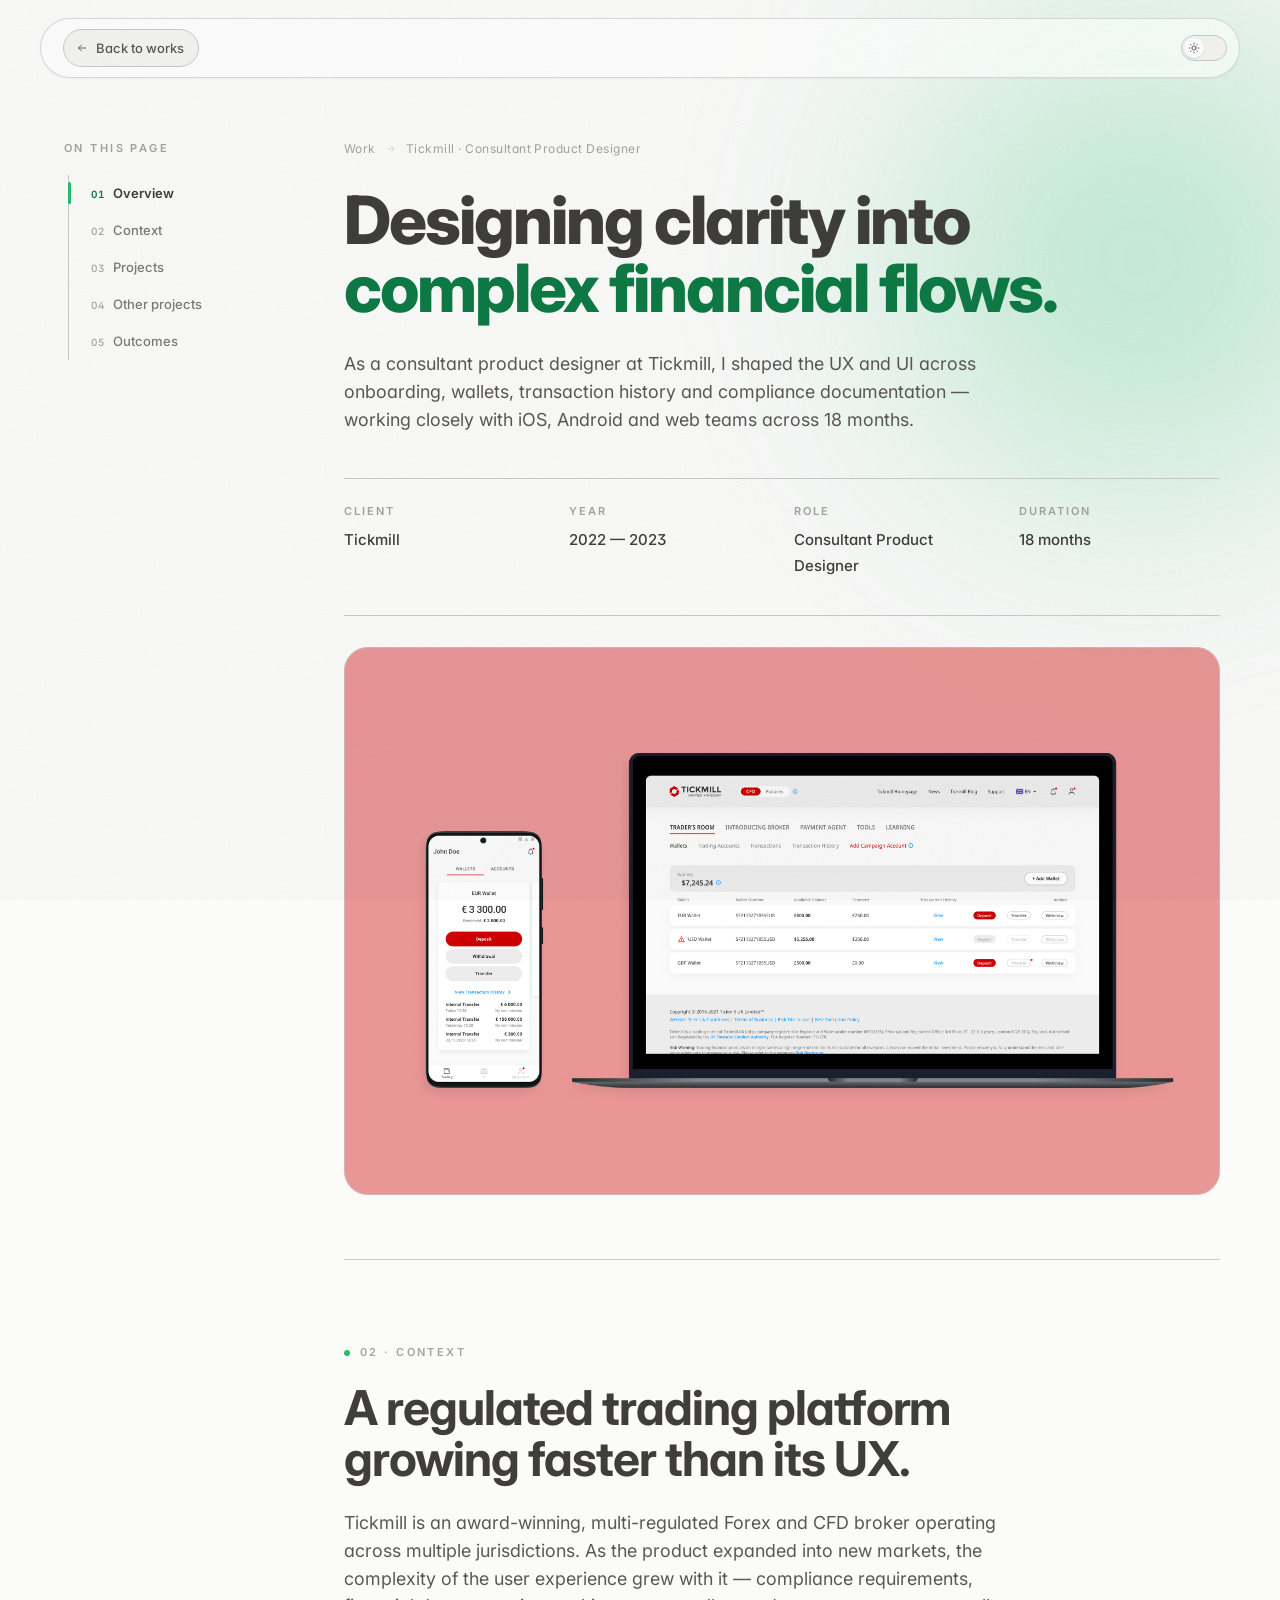
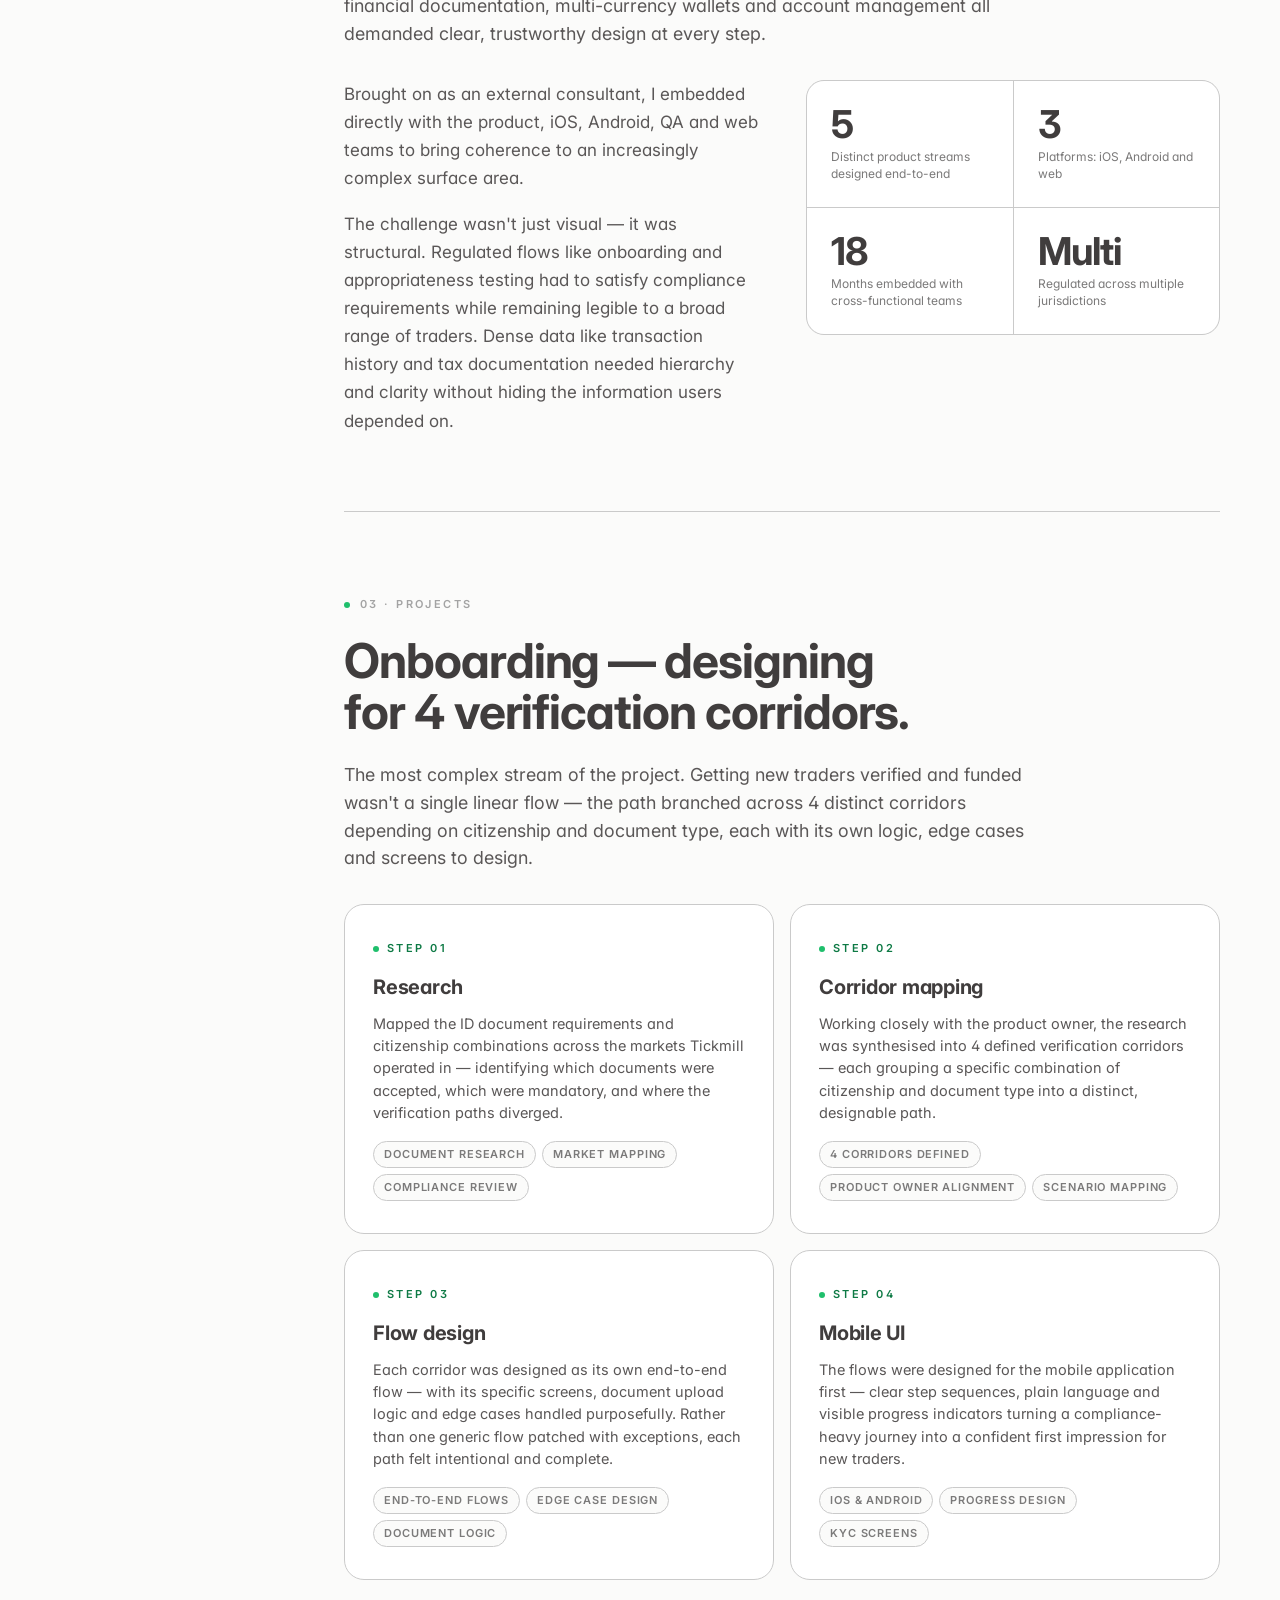
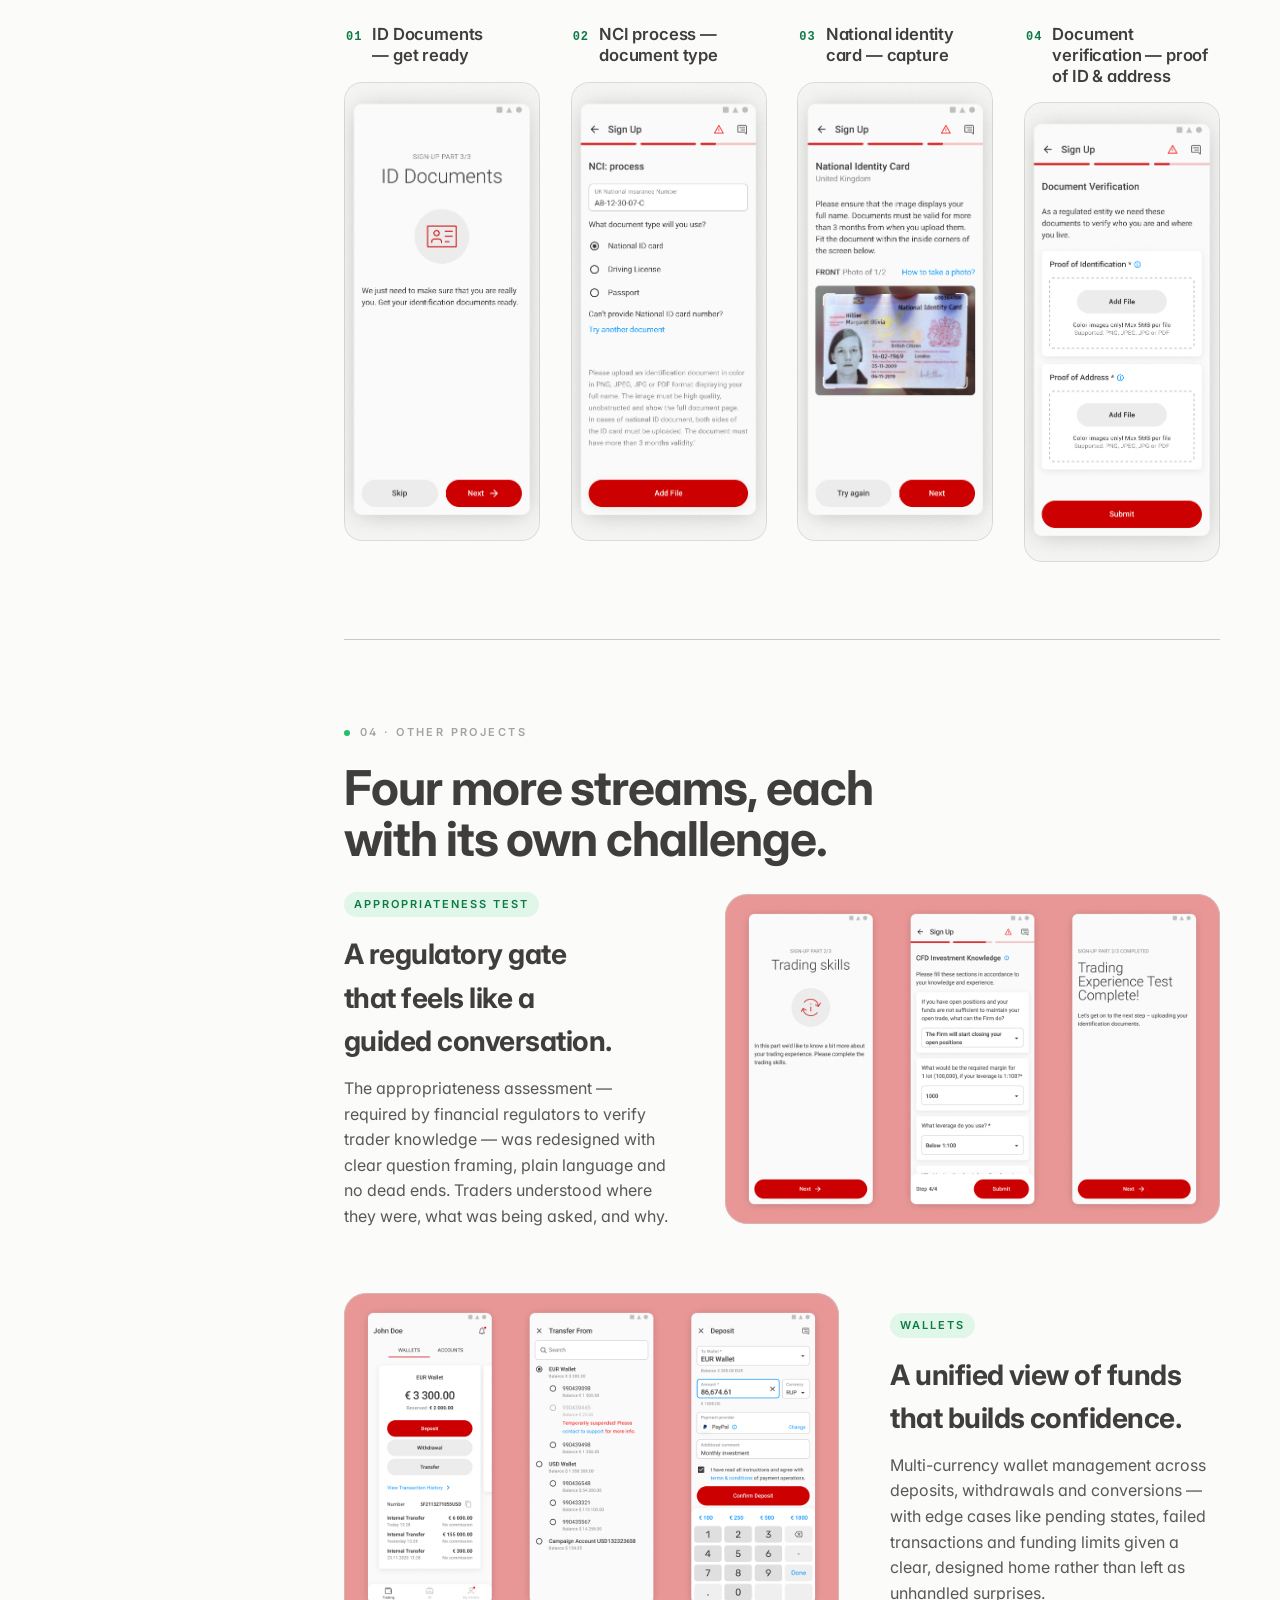
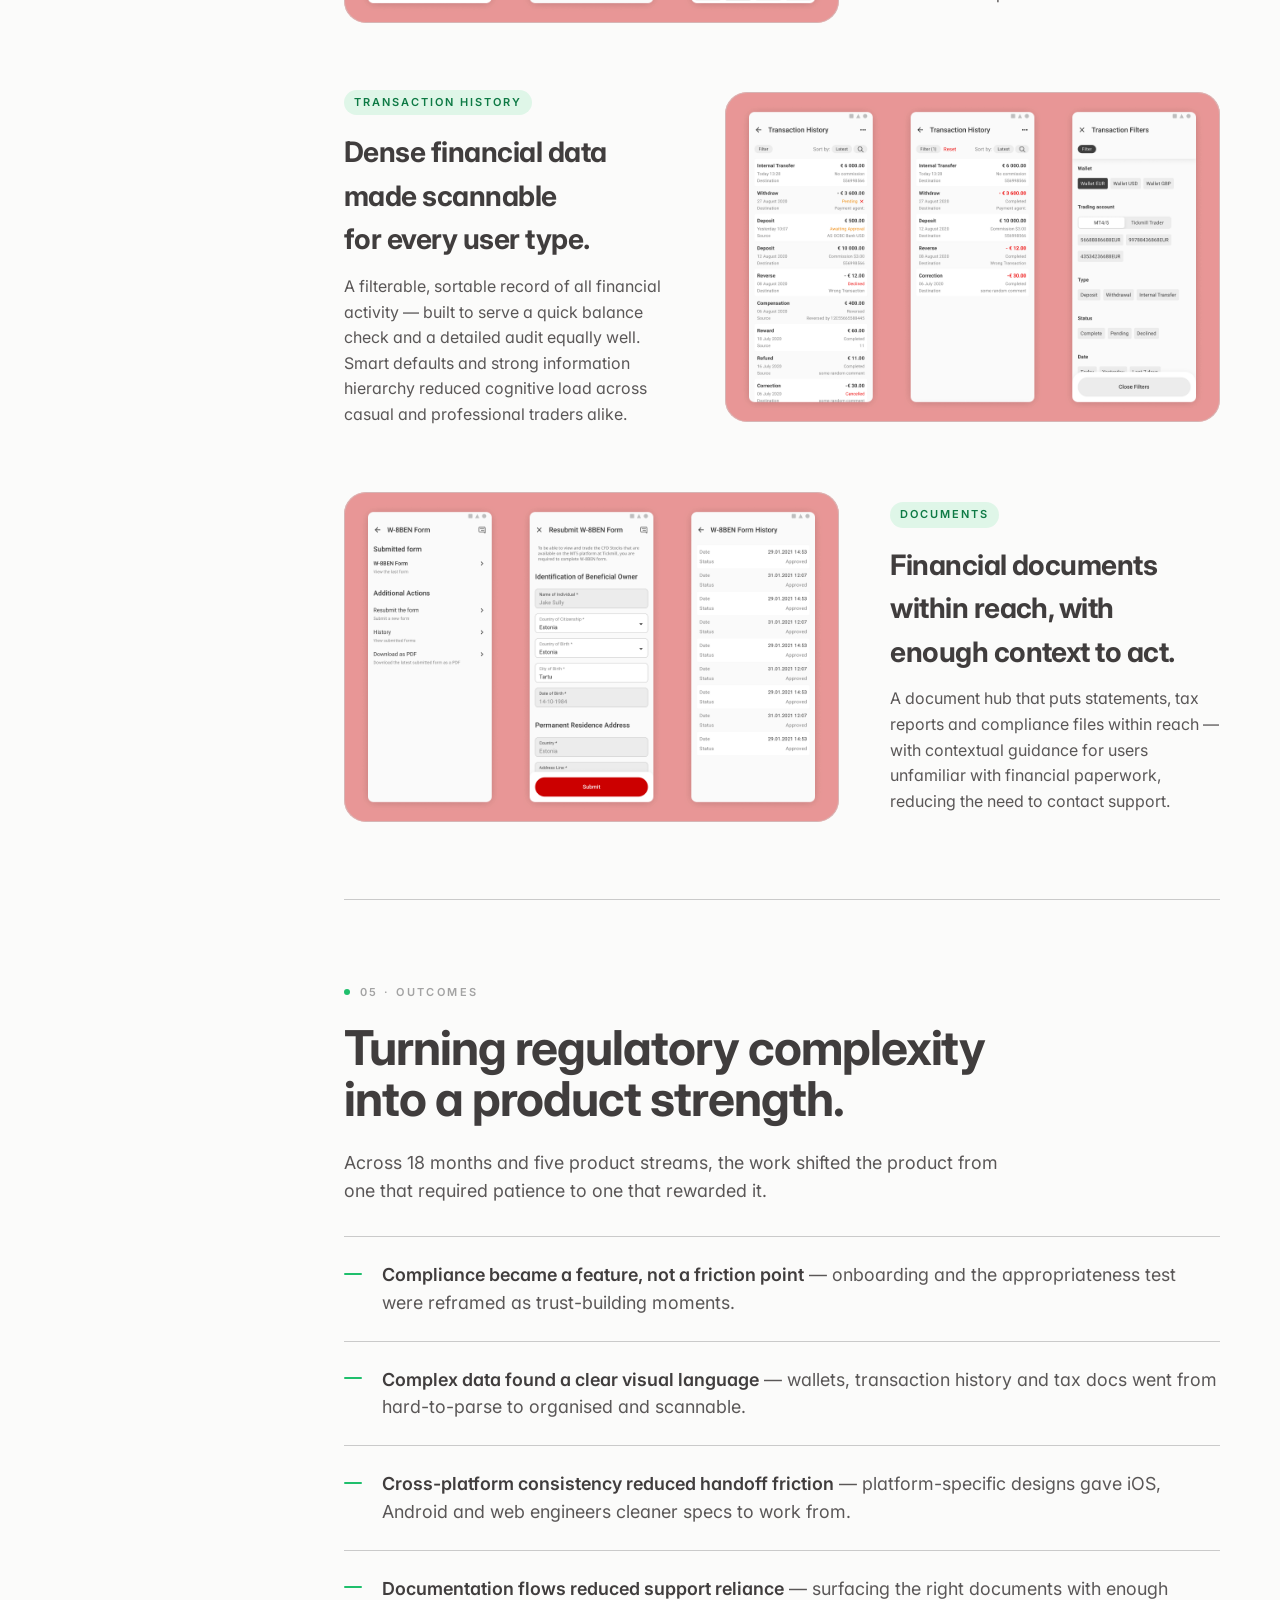
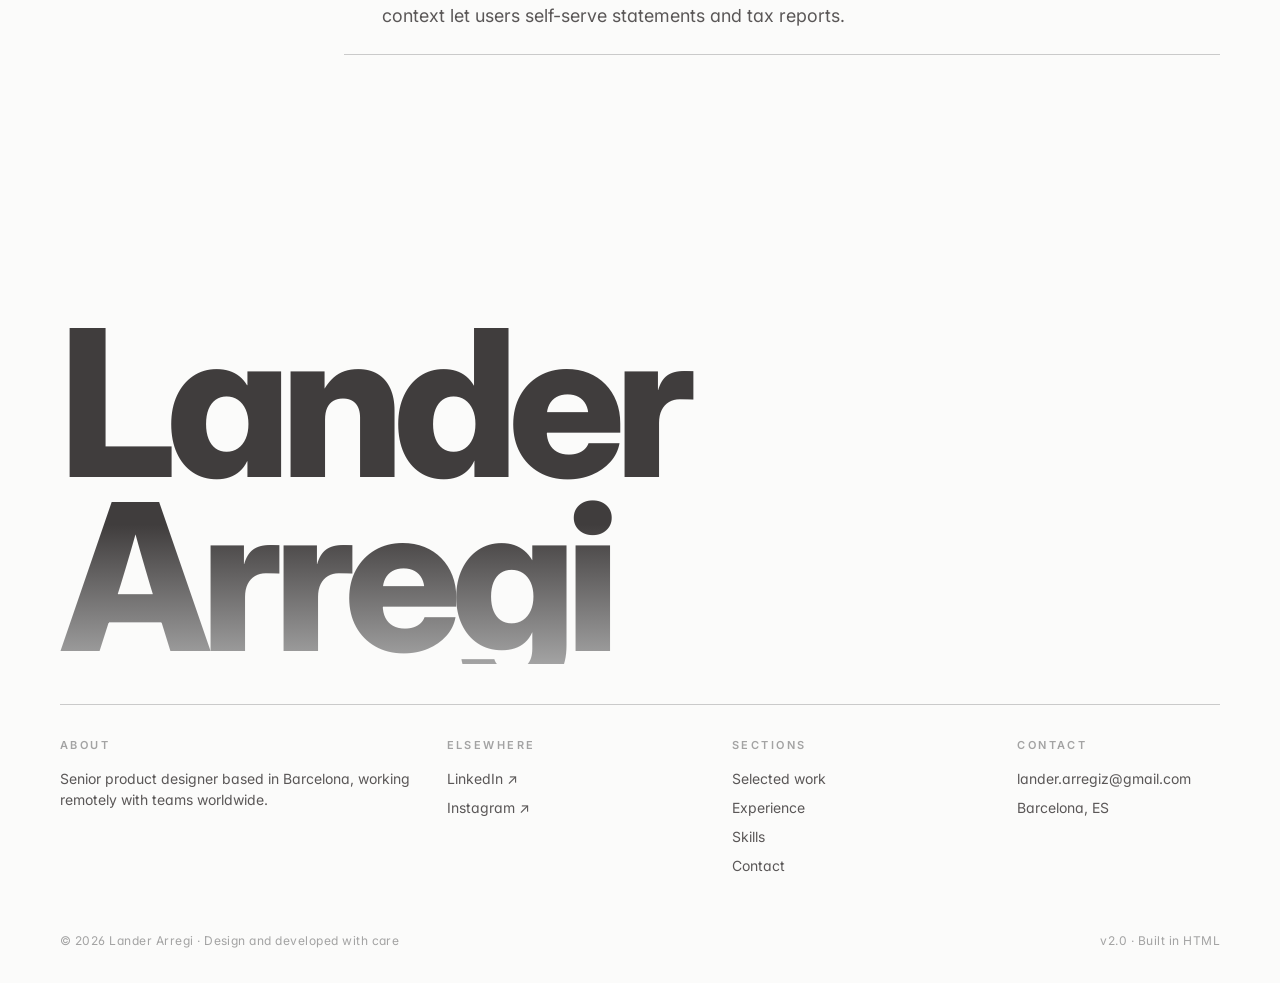
<file: work/tickmill.html>
<!doctype html>
<html lang="en">
<head>
  <meta charset="utf-8">
  <meta name="viewport" content="width=device-width, initial-scale=1">
  <title>Tickmill — Case Study · Lander Arregi</title>
  <meta name="description" content="Designing clarity into complex financial flows — UX and UI across onboarding, wallets, transaction history and compliance documentation at Tickmill.">

  <link rel="preconnect" href="https://fonts.googleapis.com">
  <link rel="preconnect" href="https://fonts.gstatic.com" crossorigin>
  <link href="https://fonts.googleapis.com/css2?family=Inter:wght@400;500;600;700;800&display=swap" rel="stylesheet">

  <script>
    (function () {
      var STORAGE_KEY = 'la-theme';
      var pref = localStorage.getItem(STORAGE_KEY) || 'light';
      if (pref !== 'dark' && pref !== 'light') pref = 'light';
      document.documentElement.setAttribute('data-theme', pref);
      document.documentElement.setAttribute('data-theme-pref', pref);
    })();
  </script>

  <style>
/* ===== tokens.css ===== */
/* ============================================================
   Lander Arregi — Design Tokens
   colors_and_type.css
   Source: reverse-engineered from larregi.framer.website
   ============================================================ */

/* Typography — Inter as Google Fonts substitute (see README §Type) */
:root {
  /* -------- Color: base palette ---------------------------- */
  --bg:            #FBFBFA;
  --surface:       #FFFFFF;
  --surface-alt:   #F4F5F2;

  --mint:          #1FBF6C;   /* accent — vibrant emerald */
  --mint-soft:     #DFF6E8;
  --mint-ink:      #0E7A45;

  /* Icon-specific pairing — calmer sage badge + deeper green glyph */
  --icon-badge-bg:  #C2DDD0;
  --icon-badge-fg:  #406754;

  --fg:            #403D3D;   /* primary text */
  --fg-1:          #5A5757;
  --fg-2:          #7B7A7A;
  --fg-3:          #A3A3A3;

  --border:        #CACACA;
  --border-strong: #B3B3B3;

  /* -------- Color: semantic ------------------------------- */
  --color-bg:        var(--bg);
  --color-surface:   var(--surface);
  --color-text:      var(--fg);
  --color-text-muted:var(--fg-2);
  --color-text-soft: var(--fg-3);
  --color-accent:    var(--mint);
  --color-accent-ink:var(--mint-ink);
  --color-divider:   var(--border);

  /* -------- Type: family ---------------------------------- */
  --font-sans: 'Inter', system-ui, -apple-system, 'Segoe UI', Helvetica, Arial, sans-serif;
  --font-mono: ui-monospace, 'SF Mono', Menlo, Consolas, monospace;

  /* -------- Type: scale (px) ------------------------------ */
  --fs-display: 80px;
  --fs-h1:      52px;
  --fs-h2:      36px;
  --fs-h3:      22px;
  --fs-lead:    20px;
  --fs-body:    17px;
  --fs-meta:    14px;
  --fs-kicker:  12px;

  /* -------- Type: line-height + tracking ------------------ */
  --lh-display: 1.05;
  --lh-tight:   1.1;
  --lh-snug:    1.25;
  --lh-body:    1.55;
  --tr-display: -0.022em;
  --tr-h:       -0.015em;
  --tr-kicker:  0.12em;

  /* -------- Type: weight ---------------------------------- */
  --fw-regular: 400;
  --fw-medium:  500;
  --fw-semi:    600;
  --fw-bold:    700;
  --fw-black:   800;

  /* -------- Spacing --------------------------------------- */
  --space-1: 4px;
  --space-2: 8px;
  --space-3: 12px;
  --space-4: 16px;
  --space-5: 24px;
  --space-6: 32px;
  --space-7: 48px;
  --space-8: 64px;
  --space-9: 96px;
  --space-10: 128px;
  --space-11: 160px;

  /* -------- Radii ----------------------------------------- */
  --radius-sm:   6px;
  --radius-md:   12px;
  --radius-card: 16px;
  --radius-lg:   24px;
  --radius-pill: 9999px;

  /* -------- Shadows --------------------------------------- */
  --shadow-1:    0 1px 2px rgba(15, 18, 22, 0.04);
  --shadow-2:    0 8px 24px rgba(15, 18, 22, 0.06);
  --shadow-card: 0 12px 40px rgba(15, 18, 22, 0.08);

  /* -------- Motion ---------------------------------------- */
  --ease-out:    cubic-bezier(0.22, 1, 0.36, 1);
  --ease-in-out: cubic-bezier(0.65, 0, 0.35, 1);
  --dur-micro:   160ms;
  --dur-base:    320ms;
  --dur-entry:   600ms;

  /* -------- Layout ---------------------------------------- */
  --content-max: 1200px;
  --content-pad: 80px;

  /* -------- Theme transition ------------------------------ */
  --theme-transition:
    background-color var(--dur-base) var(--ease-out),
    color            var(--dur-base) var(--ease-out),
    border-color     var(--dur-base) var(--ease-out);
}

/* ============================================================
   Dark theme — applied via [data-theme="dark"] on <html>
   Toggle script lives in theme.js (sync, runs before paint).
   ============================================================ */
:root[data-theme="dark"] {
  --bg:            #1A1818;
  --surface:       #221F1F;
  --surface-alt:   #2A2727;

  --mint:          #2BD37A;   /* accent — vibrant on dark */
  --mint-soft:     #14321F;
  --mint-ink:      #7EE7A8;   /* lighter so it reads on dark */

  /* Icon pairing on dark */
  --icon-badge-bg:  #2A4234;
  --icon-badge-fg:  #C2DDD0;

  --fg:            #F2EFEF;
  --fg-1:          #CECBCB;
  --fg-2:          #9A9898;
  --fg-3:          #6F6D6D;

  --border:        #3A3737;
  --border-strong: #4F4C4C;

  --shadow-1:    0 1px 2px rgba(0, 0, 0, 0.4);
  --shadow-2:    0 8px 24px rgba(0, 0, 0, 0.45);
  --shadow-card: 0 12px 40px rgba(0, 0, 0, 0.55);
}

/* Apply transitions to common surfaces so the swap feels alive */
html, body, .la-nav, .la-chip, .la-project__media,
.la-resume-row, .la-image-grid__tile, .la-footer,
.la-ticker, .la-hero__badge {
  transition: var(--theme-transition);
}

/* ============================================================
   Semantic element styles — opt-in via .ds-prose or directly
   ============================================================ */
body {
  background: var(--bg);
  color: var(--fg);
  font-family: var(--font-sans);
  font-size: var(--fs-body);
  line-height: var(--lh-body);
  -webkit-font-smoothing: antialiased;
}

.ds-display {
  font-family: var(--font-sans);
  font-weight: var(--fw-bold);
  font-size: var(--fs-display);
  line-height: var(--lh-display);
  letter-spacing: var(--tr-display);
  color: var(--fg);
}
.ds-h1 {
  font-weight: var(--fw-bold);
  font-size: var(--fs-h1);
  line-height: var(--lh-tight);
  letter-spacing: var(--tr-h);
  color: var(--fg);
}
.ds-h2 {
  font-weight: var(--fw-bold);
  font-size: var(--fs-h2);
  line-height: var(--lh-snug);
  letter-spacing: var(--tr-h);
  color: var(--fg);
}
.ds-h3 {
  font-weight: var(--fw-semi);
  font-size: var(--fs-h3);
  line-height: var(--lh-snug);
  color: var(--fg);
}
.ds-lead {
  font-weight: var(--fw-regular);
  font-size: var(--fs-lead);
  line-height: 1.4;
  color: var(--fg-1);
}
.ds-body {
  font-weight: var(--fw-regular);
  font-size: var(--fs-body);
  line-height: var(--lh-body);
  color: var(--fg-1);
}
.ds-meta {
  font-weight: var(--fw-medium);
  font-size: var(--fs-meta);
  line-height: 1.4;
  color: var(--fg-2);
}
.ds-kicker {
  font-weight: var(--fw-medium);
  font-size: var(--fs-kicker);
  letter-spacing: var(--tr-kicker);
  text-transform: uppercase;
  color: var(--fg-3);
}

/* ============================================================
   Primitive components — pill chip, card frame, divider
   ============================================================ */
.ds-chip {
  display: inline-flex;
  align-items: center;
  height: 32px;
  padding: 0 14px;
  border-radius: var(--radius-pill);
  border: 1px solid var(--border);
  background: transparent;
  color: var(--fg-1);
  font-size: var(--fs-meta);
  font-weight: var(--fw-medium);
}
.ds-chip--solid {
  background: var(--mint);
  border-color: transparent;
  color: var(--fg);
}

.ds-card {
  background: var(--surface);
  border-radius: var(--radius-card);
  box-shadow: var(--shadow-1);
}

.ds-divider {
  height: 1px;
  background: var(--border);
  border: 0;
}

/* ============================================================
   Link defaults — underline on hover, color preserved
   ============================================================ */
.ds-link {
  color: var(--fg);
  text-decoration: none;
  transition: color var(--dur-micro) var(--ease-out);
}
.ds-link:hover { text-decoration: underline; text-underline-offset: 4px; }
.ds-link:active { color: var(--fg-1); }


/* ===== styles.css ===== */
/* ============================================================
   Lander Arregi — Portfolio Redesign
   Layers on top of tokens.css. Two variants: editorial / bold.
   ============================================================ */

* { box-sizing: border-box; }
html { scroll-behavior: smooth; }
html, body { margin: 0; padding: 0; }

body {
  background: var(--bg);
  color: var(--fg);
  font-family: var(--font-sans);
  font-size: var(--fs-body);
  line-height: var(--lh-body);
  -webkit-font-smoothing: antialiased;
  font-feature-settings: "ss01", "cv11";
  overflow-x: hidden;
}

/* Smooth global theme/variant cross-fade */
body, .lp-nav, .lp-chip, .lp-project__media,
.lp-card, .lp-marquee, .lp-hero, .lp-section,
.lp-footer, .lp-contact, .lp-resume__row, .lp-sticky__panel {
  transition:
    background-color var(--dur-base) var(--ease-out),
    color            var(--dur-base) var(--ease-out),
    border-color     var(--dur-base) var(--ease-out),
    box-shadow       var(--dur-base) var(--ease-out);
}

::selection { background: var(--mint); color: #0b0a0a; }

/* ============================================================
   Grain overlay — fixed, behind nothing
   ============================================================ */
.lp-grain {
  position: fixed; inset: 0; pointer-events: none; z-index: 100;
  opacity: 0.05;
  mix-blend-mode: multiply;
  background-image: var(--grain-bg);
  background-size: 180px 180px;
}
:root[data-theme="dark"] .lp-grain { mix-blend-mode: screen; opacity: 0.07; }

/* ============================================================
   Scroll progress bar (custom)
   ============================================================ */
.lp-progress {
  position: fixed; top: 0; left: 0; right: 0; height: 2px; z-index: 90;
  pointer-events: none;
}
.lp-progress__bar {
  height: 100%; width: 0;
  background: var(--mint);
  transform-origin: left;
  transition: width 80ms linear;
  box-shadow: 0 0 12px color-mix(in srgb, var(--mint) 60%, transparent);
}

/* ============================================================
   Wrap / sections
   ============================================================ */
.lp-wrap { max-width: 1240px; margin: 0 auto; padding: 0 40px; }
@media (max-width: 800px) {
  .lp-wrap { padding: 0 22px; }
  .lp-nav-wrap { padding: 18px 22px; }
}

.lp-section {
  padding: clamp(80px, 12vw, 160px) 0;
  position: relative;
}
.lp-section__head {
  display: flex; align-items: baseline; gap: 18px;
  margin-bottom: clamp(36px, 5vw, 64px);
}
.lp-section__head .lp-kicker { flex: 0 0 auto; }
.lp-section__head .lp-kicker-line {
  flex: 1; height: 1px; background: var(--border); align-self: center;
}
.lp-kicker {
  font-size: 11px; font-weight: 600; letter-spacing: 0.22em;
  text-transform: uppercase; color: var(--fg-3);
  display: inline-flex; align-items: center; gap: 8px;
}
.lp-kicker::before {
  content: ""; width: 6px; height: 6px; border-radius: 9999px;
  background: var(--mint); display: inline-block;
}

/* ============================================================
   Nav — floating pill (default) + flat variant
   ============================================================ */
.lp-nav-wrap {
  position: fixed; top: 0; left: 0; right: 0; z-index: 80;
  padding: 18px 40px;
  pointer-events: none;
}
.lp-nav-wrap > * { pointer-events: auto; }

.lp-nav {
  max-width: 1240px; margin: 0 auto;
  display: flex; justify-content: space-between; align-items: center;
  gap: 16px;
  padding: 10px 12px 10px 22px;
  border-radius: 9999px;
  background: color-mix(in srgb, var(--surface) 72%, transparent);
  backdrop-filter: saturate(180%) blur(20px);
  -webkit-backdrop-filter: saturate(180%) blur(20px);
  border: 1px solid color-mix(in srgb, var(--border) 70%, transparent);
  box-shadow: 0 1px 0 rgba(255,255,255,0.04) inset, var(--shadow-1);
}
:root[data-theme="dark"] .lp-nav {
  background: color-mix(in srgb, #1a1818 65%, transparent);
}

/* Flat variant — full-width bar, hairline */
.lp-nav-wrap[data-style="flat"] { padding: 0; }
.lp-nav-wrap[data-style="flat"] .lp-nav {
  max-width: none; border-radius: 0; border: 0;
  border-bottom: 1px solid var(--border);
  padding: 16px clamp(24px, 6vw, 48px);
  background: color-mix(in srgb, var(--bg) 80%, transparent);
}

.lp-nav__brand {
  font-weight: 700; color: var(--fg); text-decoration: none;
  letter-spacing: -0.01em; font-size: 15px; white-space: nowrap;
  display: inline-flex; align-items: center; gap: 10px;
}
.lp-nav__brand-dot {
  width: 22px; height: 22px; border-radius: 9999px;
  background: var(--mint);
  display: inline-flex; align-items: center; justify-content: center;
  color: #0b0a0a; font-weight: 800; font-size: 11px;
}
.lp-nav__links {
  display: flex; gap: 4px; align-items: center;
  margin-left: auto;
}
.lp-nav__links a {
  font-size: 13px; font-weight: 500; color: var(--fg-1); text-decoration: none;
  padding: 8px 14px; border-radius: 9999px;
  transition: background var(--dur-micro) var(--ease-out), color var(--dur-micro) var(--ease-out);
}
.lp-nav__links a:hover { background: var(--surface-alt); color: var(--fg); }
.lp-nav__links a.lp-nav__ext {
  display: inline-flex; align-items: center; gap: 6px;
}
.lp-nav__links a.lp-nav__ext svg { opacity: 0.7; transition: transform var(--dur-micro) var(--ease-out); }
.lp-nav__links a.lp-nav__ext:hover svg { transform: translate(1px, -1px); opacity: 1; }
.lp-nav__cta {
  display: inline-flex; align-items: center; gap: 8px;
  padding: 9px 14px 9px 16px; border-radius: 9999px;
  background: var(--fg); color: var(--bg);
  font-size: 13px; font-weight: 600; text-decoration: none;
  white-space: nowrap;
  transition: transform var(--dur-micro) var(--ease-out);
}
.lp-nav__cta:hover { transform: translateY(-1px); }
.lp-nav__cta-arrow {
  width: 18px; height: 18px; border-radius: 9999px;
  background: var(--mint); color: #0b0a0a;
  display: inline-flex; align-items: center; justify-content: center;
}

/* Theme toggle — pill switch in nav */
.lp-theme-toggle {
  appearance: none; border: 0; background: transparent; padding: 0; margin: 0;
  cursor: pointer; display: inline-flex; align-items: center;
}
.lp-theme-toggle__track {
  position: relative; width: 46px; height: 26px; border-radius: 9999px;
  background: var(--surface-alt); border: 1px solid var(--border);
  transition: background var(--dur-base) var(--ease-out), border-color var(--dur-base) var(--ease-out);
}
.lp-theme-toggle__thumb {
  position: absolute; top: 2px; left: 2px; width: 20px; height: 20px;
  border-radius: 9999px; background: var(--surface);
  display: inline-flex; align-items: center; justify-content: center;
  color: var(--fg-1);
  box-shadow: 0 1px 2px rgba(0,0,0,0.12);
  transition: left var(--dur-base) var(--ease-out),
              background var(--dur-base) var(--ease-out),
              color var(--dur-base) var(--ease-out);
}
.lp-theme-toggle.is-dark .lp-theme-toggle__thumb {
  left: 22px; background: var(--mint); color: #0b0a0a;
}

/* ============================================================
   Hero
   ============================================================ */
.lp-hero { padding: clamp(160px, 20vw, 240px) 0 clamp(80px, 12vw, 140px); position: relative; overflow: hidden; }

/* Ambient mint blur — soft brand glow behind the hero */
.lp-hero::before,
.lp-hero::after {
  content: "";
  position: absolute;
  border-radius: 9999px;
  pointer-events: none;
  z-index: 0;
  filter: blur(120px);
  opacity: 0.55;
  background: var(--mint);
}
.lp-hero::before {
  width: 460px; height: 460px;
  top: 120px; right: 80px;
  opacity: 0.32;
}
.lp-hero::after {
  width: 340px; height: 340px;
  bottom: 80px; left: 80px;
  opacity: 0.22;
  background: color-mix(in srgb, var(--mint) 80%, white);
}
:root[data-theme="dark"] .lp-hero::before { opacity: 0.22; }
:root[data-theme="dark"] .lp-hero::after  { opacity: 0.18; background: var(--mint); }

.lp-hero .lp-wrap { position: relative; z-index: 1; }
.lp-hero__row {
  display: flex; align-items: center; gap: 16px; flex-wrap: wrap;
  margin-bottom: 56px;
}
.lp-hero__avail {
  display: inline-flex; align-items: center; gap: 10px;
  padding: 8px 14px 8px 12px;
  border-radius: 9999px;
  border: 1px solid var(--border);
  background: color-mix(in srgb, var(--surface) 60%, transparent);
  font-size: 13px; font-weight: 500; color: var(--fg-1);
  white-space: nowrap;
}
.lp-hero__avail-dot {
  width: 16px; height: 16px; border-radius: 9999px;
  background: var(--mint);
  box-shadow: 0 0 0 5px color-mix(in srgb, var(--mint) 20%, transparent);
  animation: lp-pulse 2.4s ease-in-out infinite;
}
@keyframes lp-pulse { 0%,100% { box-shadow: 0 0 0 5px color-mix(in srgb, var(--mint) 20%, transparent); } 50% { box-shadow: 0 0 0 9px color-mix(in srgb, var(--mint) 8%, transparent); } }

.lp-hero__loc {
  display: inline-flex; align-items: center; gap: 14px;
  font-size: 13px; color: var(--fg-2);
}

.lp-hero__display {
  font-weight: 800;
  font-size: clamp(38px, 6.6vw, 104px);
  line-height: 1.04;
  letter-spacing: -0.03em;
  margin: 0;
  max-width: 18ch;
  color: var(--fg);
  text-wrap: balance;
}
.lp-hero__display em {
  font-style: normal;
  color: var(--fg-3);
  font-weight: 800;
}
.lp-hero__display .accent {
  background: linear-gradient(180deg, var(--mint), color-mix(in srgb, var(--mint) 85%, var(--fg)) );
  -webkit-background-clip: text;
  background-clip: text;
  color: transparent;
  font-style: italic;
  font-weight: 800;
}

.lp-hero__sub {
  margin-top: 80px;
  display: grid; grid-template-columns: 1fr auto; gap: 28px; align-items: end;
  border-top: 1px solid var(--border);
  padding-top: 40px;
}
.lp-hero__role {
  display: inline-flex; align-items: center; gap: 14px;
  font-size: 20px; color: var(--fg-1); font-weight: 500;
}
.lp-hero__role-dot {
  width: 36px; height: 36px; border-radius: 9999px;
  background: var(--mint);
  display: inline-flex; align-items: center; justify-content: center;
  color: #0b0a0a;
}
.lp-hero__sub-meta { display: flex; gap: 28px; font-size: 13px; color: var(--fg-2); }
.lp-hero__sub-meta b { color: var(--fg); display: block; font-weight: 600; font-size: 15px; margin-bottom: 2px; }

@media (max-width: 720px) {
  .lp-hero__sub { grid-template-columns: 1fr; }
  .lp-hero__sub-meta { flex-wrap: wrap; gap: 18px; }
}

/* ============================================================
   Bold direction — confident hero with mint block
   ============================================================ */
[data-direction="bold"] .lp-hero {
  padding-bottom: 0;
}
[data-direction="bold"] .lp-hero__display em { color: var(--fg-2); }
[data-direction="bold"] .lp-hero__display .accent {
  background: none;
  -webkit-background-clip: initial;
  background-clip: initial;
  color: var(--mint);
  font-style: normal;
  position: relative;
  display: inline-block;
  padding: 0 8px;
  margin-left: -4px;
  font-style: italic;
}
[data-direction="bold"] .lp-hero__display .accent::before {
  content: ""; position: absolute; inset: 8% -2% 12% -2%;
  background: var(--mint-soft);
  border-radius: 16px;
  z-index: -1;
}

/* ============================================================
   Marquee — secondary tag line under hero (Bold only)
   ============================================================ */
.lp-marquee {
  overflow: hidden;
  padding: 24px 0;
  border-top: 1px solid var(--border);
  border-bottom: 1px solid var(--border);
  background: var(--surface);
  margin-top: 60px;
}
.lp-marquee__track {
  display: inline-flex; gap: 56px; padding-right: 56px;
  animation: lp-marquee 38s linear infinite;
  white-space: nowrap;
}
.lp-marquee__item {
  font-size: clamp(28px, 4.4vw, 56px);
  font-weight: 700; letter-spacing: -0.022em; color: var(--fg);
  display: inline-flex; align-items: center; gap: 56px;
}
.lp-marquee__item svg { color: var(--mint); width: 0.65em; height: 0.65em; }
@keyframes lp-marquee {
  from { transform: translateX(0); }
  to   { transform: translateX(-50%); }
}

/* ============================================================
   Sticky-scroll work showcase (default)
   ============================================================ */
.lp-sticky { position: relative; }
.lp-sticky__grid { display: grid; grid-template-columns: 1fr 1.05fr; gap: 80px; }

.lp-sticky__panel {
  position: sticky; top: 120px;
  height: fit-content;
  padding: 32px 0;
}
.lp-sticky__pill {
  display: inline-flex; align-items: center; gap: 8px;
  padding: 6px 12px; border-radius: 9999px;
  background: var(--surface-alt);
  font-size: 12px; font-weight: 500; color: var(--fg-2);
  border: 1px solid var(--border);
  margin-bottom: 22px;
  white-space: nowrap;
  font-variant-numeric: tabular-nums;
}
.lp-sticky__num { color: var(--mint); font-weight: 700; }
.lp-sticky__title {
  font-weight: 700;
  font-size: clamp(32px, 4.2vw, 56px);
  line-height: 1.05;
  letter-spacing: -0.022em;
  margin: 0 0 18px;
  text-wrap: balance;
  color: var(--fg);
}
.lp-sticky__desc {
  font-size: 17px; color: var(--fg-1); line-height: 1.6;
  max-width: 36ch; margin: 0 0 24px;
}
.lp-sticky__tags { display: flex; flex-wrap: wrap; gap: 6px; margin-bottom: 28px; }
.lp-chip {
  display: inline-flex; align-items: center; height: 28px; padding: 0 12px;
  border-radius: 9999px; border: 1px solid var(--border); background: transparent;
  color: var(--fg-2); font-size: 12px; font-weight: 500;
  white-space: nowrap;
}
[data-direction="bold"] .lp-chip {
  background: var(--mint-soft); border-color: transparent; color: var(--mint-ink);
}
.lp-sticky__cta {
  display: inline-flex; align-items: center; gap: 10px;
  padding: 12px 16px 12px 22px;
  border-radius: 9999px;
  background: var(--fg); color: var(--bg);
  font-size: 14px; font-weight: 600; text-decoration: none;
  white-space: nowrap;
  transition: transform var(--dur-micro) var(--ease-out);
}
.lp-sticky__cta:hover { transform: translateY(-1px); }
.lp-sticky__cta-arrow {
  width: 22px; height: 22px; border-radius: 9999px;
  background: var(--mint); color: #0b0a0a;
  display: inline-flex; align-items: center; justify-content: center;
}

.lp-sticky__media { display: flex; flex-direction: column; gap: 80px; }
.lp-sticky__shot {
  width: 100%;
  aspect-ratio: 4/3;
  border-radius: 28px;
  overflow: hidden;
  background: var(--surface-alt);
  position: relative;
}
.lp-sticky__shot img {
  width: 100%; height: 100%; object-fit: cover; display: block;
  transition: transform 800ms var(--ease-out), filter 600ms var(--ease-out);
}
.lp-sticky__shot:hover img { transform: scale(1.03); }
.lp-sticky__shot::after {
  content: ""; position: absolute; inset: 0; border-radius: inherit;
  box-shadow: 0 0 0 1px color-mix(in srgb, var(--border) 50%, transparent) inset;
  pointer-events: none;
}
[data-direction="bold"] .lp-sticky__shot:nth-child(odd) {
  background: var(--mint-soft);
}
[data-direction="bold"] .lp-sticky__shot:nth-child(odd) img {
  mix-blend-mode: multiply;
}

@media (max-width: 900px) {
  .lp-sticky__grid { grid-template-columns: 1fr; gap: 40px; }
  .lp-sticky__panel { position: static; padding: 0; }
}

/* ============================================================
   Alternating rows (project layout variant)
   ============================================================ */
.lp-projects { display: flex; flex-direction: column; gap: 120px; }
.lp-project { display: grid; grid-template-columns: 1fr 1.4fr; gap: 56px; align-items: center; }
.lp-project--flip { grid-template-columns: 1.4fr 1fr; }
.lp-project--flip .lp-project__meta { order: 2; }
.lp-project--flip .lp-project__media { order: 1; }
.lp-project__kicker { font-size: 11px; font-weight: 600; letter-spacing: 0.22em; text-transform: uppercase; color: var(--fg-3); margin-bottom: 16px; }
.lp-project__headline { font-weight: 700; font-size: clamp(28px, 3.6vw, 48px); line-height: 1.05; letter-spacing: -0.022em; margin: 0 0 22px; }
.lp-project__tags { display: flex; flex-wrap: wrap; gap: 6px; margin-bottom: 24px; }
.lp-project__media {
  display: block; border-radius: 28px; overflow: hidden;
  background: var(--surface-alt); aspect-ratio: 4/3;
  position: relative;
}
.lp-project__media img { width: 100%; height: 100%; object-fit: cover; display: block; transition: transform 600ms var(--ease-out); }
.lp-project__media:hover img { transform: scale(1.04); }
@media (max-width: 800px) {
  .lp-project, .lp-project--flip { grid-template-columns: 1fr; gap: 22px; }
}

/* ============================================================
   Grid layout (project layout variant)
   ============================================================ */
.lp-grid {
  display: grid; grid-template-columns: 1fr 1fr;
  gap: 40px;
}
.lp-grid__card {
  display: block; text-decoration: none; color: inherit;
}
.lp-grid__shot {
  width: 100%; aspect-ratio: 4/3; border-radius: 24px;
  overflow: hidden; background: var(--surface-alt);
  margin-bottom: 22px; position: relative;
}
.lp-grid__shot img {
  width: 100%; height: 100%; object-fit: cover; display: block;
  transition: transform 600ms var(--ease-out);
}
.lp-grid__card:hover .lp-grid__shot img { transform: scale(1.04); }
.lp-grid__title { font-weight: 700; font-size: clamp(22px, 2.4vw, 32px); line-height: 1.1; letter-spacing: -0.018em; margin: 0 0 8px; text-wrap: balance; }
.lp-grid__kicker { font-size: 11px; font-weight: 600; letter-spacing: 0.22em; text-transform: uppercase; color: var(--fg-3); margin-bottom: 10px; }
.lp-grid__tags { display: flex; flex-wrap: wrap; gap: 6px; margin-top: 14px; }
@media (max-width: 800px) {
  .lp-grid { grid-template-columns: 1fr; gap: 40px; }
}

/* ============================================================
   Inline hover-image link (used in About copy)
   ============================================================ */
.lp-hoverlink {
  position: relative;
  font-weight: 700;
  color: var(--mint-ink);
  text-decoration: none;
  background-image: linear-gradient(currentColor, currentColor);
  background-size: 100% 2px;
  background-repeat: no-repeat;
  background-position: 0 92%;
  padding-bottom: 1px;
  cursor: pointer;
  transition: color var(--dur-micro) var(--ease-out),
              background-size var(--dur-micro) var(--ease-out);
}
.lp-hoverlink:hover {
  color: var(--fg);
  background-size: 100% 3px;
}
:root[data-theme="dark"] .lp-hoverlink { color: var(--mint); }
:root[data-theme="dark"] .lp-hoverlink:hover { color: var(--mint-soft); }

.lp-hoverlink__preview {
  position: fixed;
  top: 0; left: 0;
  width: 320px;
  height: 220px;
  border-radius: 18px;
  overflow: hidden;
  background: var(--surface-alt);
  pointer-events: none;
  z-index: 200;
  opacity: 0;
  filter: drop-shadow(0 18px 48px rgba(15, 18, 22, 0.28));
  transition: opacity 220ms var(--ease-out);
  will-change: transform, opacity;
}
.lp-hoverlink__preview img {
  width: 100%; height: 100%; object-fit: cover; display: block;
  transition: transform 700ms var(--ease-out);
}
.lp-hoverlink__preview.is-on { opacity: 1; }
.lp-hoverlink__preview.is-on img { transform: scale(1.04); }

@media (max-width: 720px) {
  .lp-hoverlink__preview { display: none; }
}

/* ============================================================
   About — personal section
   ============================================================ */
.lp-about__grid {
  display: grid;
  grid-template-columns: 1.35fr 1fr;
  gap: clamp(40px, 6vw, 96px);
  align-items: start;
}
.lp-about__h {
  font-weight: 700;
  font-size: clamp(28px, 3.6vw, 48px);
  line-height: 1.08;
  letter-spacing: -0.022em;
  margin: 0 0 28px;
  text-wrap: balance;
  color: var(--fg);
  max-width: 22ch;
}
[data-direction="bold"] .lp-about__h::first-line {
  /* keep the rhythm consistent across variants */
}
.lp-about__body p {
  font-size: clamp(16px, 1.25vw, 18px);
  line-height: 1.65;
  color: var(--fg-1);
  margin: 0 0 18px;
  max-width: 56ch;
}
.lp-about__body p:last-child { margin-bottom: 0; }

.lp-about__meta {
  margin-top: 36px;
  display: grid;
  grid-template-columns: 1fr 1fr;
  gap: 18px 32px;
  padding-top: 28px;
  border-top: 1px solid var(--border);
  max-width: 560px;
}
.lp-about__meta-item { display: flex; flex-direction: column; gap: 4px; }
.lp-about__meta-k {
  font-size: 11px; font-weight: 600; letter-spacing: 0.18em;
  text-transform: uppercase; color: var(--fg-3);
}
.lp-about__meta-v {
  font-size: 15px; color: var(--fg); font-weight: 500;
  letter-spacing: -0.01em;
}

/* Portrait column */
.lp-about__portrait {
  position: sticky; top: 110px;
  display: flex; flex-direction: column; align-items: stretch;
  position: relative;
}
.lp-about__portrait-frame {
  position: relative;
  border-radius: 28px;
  overflow: hidden;
  background: var(--mint-soft);
  aspect-ratio: 4/5;
}
.lp-about__portrait-frame::before {
  /* Soft mint blob behind portrait — design system motif */
  content: "";
  position: absolute;
  inset: 8% 6% 14% 6%;
  border-radius: 24px;
  background: var(--mint);
  z-index: 0;
}
.lp-about__portrait-frame img {
  position: relative; z-index: 1;
  width: 100%; height: 100%; object-fit: cover; display: block;
}
.lp-about__portrait-frame::after {
  content: ""; position: absolute; inset: 0; border-radius: inherit;
  box-shadow: 0 0 0 1px color-mix(in srgb, var(--border) 60%, transparent) inset;
  pointer-events: none; z-index: 2;
}

/* Rotating multilingual hello sticker */
.lp-about__sticker {
  position: absolute;
  right: -22px; bottom: -22px;
  width: 132px; height: 132px;
  border-radius: 9999px;
  background: var(--fg); color: var(--bg);
  display: flex; align-items: center; justify-content: center;
  font-size: 11px; font-weight: 600; letter-spacing: 0.18em;
  text-transform: uppercase;
  overflow: hidden;
  box-shadow: var(--shadow-2);
}
.lp-about__sticker span {
  position: absolute;
  inset: 0;
  display: flex; align-items: flex-start; justify-content: center;
  padding-top: 12px;
  transform-origin: 50% 66px;
  animation: lp-sticker-rot 18s linear infinite;
}
.lp-about__sticker span:nth-child(1) { animation-delay: -0s; }
.lp-about__sticker span:nth-child(2) { animation-delay: -4.5s; }
.lp-about__sticker span:nth-child(3) { animation-delay: -9s; }
.lp-about__sticker span:nth-child(4) { animation-delay: -13.5s; }
@keyframes lp-sticker-rot {
  from { transform: rotate(0deg); }
  to   { transform: rotate(360deg); }
}
[data-direction="bold"] .lp-about__sticker {
  background: var(--mint); color: #0b0a0a;
}

/* Currently strip */
.lp-about__currently {
  margin-top: clamp(60px, 8vw, 96px);
  padding: 32px 0 0;
  border-top: 1px solid var(--border);
  display: grid; grid-template-columns: minmax(140px, 180px) 1fr; gap: 32px;
  align-items: start;
}
.lp-about__currently .lp-kicker { padding-top: 4px; }
.lp-about__cur-list {
  list-style: none; padding: 0; margin: 0;
  display: grid; grid-template-columns: repeat(4, 1fr); gap: 24px;
}
.lp-about__cur-list li {
  display: flex; flex-direction: column; gap: 6px;
  padding-top: 14px;
  border-top: 1px solid var(--border);
}
.lp-about__cur-list li b {
  font-size: 11px; font-weight: 600; letter-spacing: 0.18em;
  text-transform: uppercase; color: var(--fg-3);
}
.lp-about__cur-list li span {
  font-size: 16px; color: var(--fg); font-weight: 500;
  letter-spacing: -0.01em; line-height: 1.4;
}

/* Off the clock — hobby photo grid */
.lp-about__hobbies { margin-top: clamp(80px, 10vw, 140px); }
.lp-about__photos {
  display: grid;
  grid-template-columns: repeat(12, 1fr);
  grid-auto-rows: 180px;
  gap: 16px;
}
.lp-about__photo {
  position: relative;
  margin: 0;
  border-radius: 18px;
  overflow: hidden;
  background: var(--surface-alt);
  grid-column: span 4;
  grid-row: span 2;
}
.lp-about__photo--tall { grid-column: span 4; grid-row: span 3; }
.lp-about__photo--wide { grid-column: span 8; grid-row: span 2; }
.lp-about__photo img {
  width: 100%; height: 100%; object-fit: cover; display: block;
  transition: transform 700ms var(--ease-out);
}
.lp-about__photo:hover img { transform: scale(1.04); }
.lp-about__photo figcaption {
  position: absolute; left: 12px; bottom: 12px;
  padding: 6px 12px;
  border-radius: 9999px;
  background: color-mix(in srgb, var(--bg) 84%, transparent);
  backdrop-filter: blur(8px);
  font-size: 11px; font-weight: 600; letter-spacing: 0.14em;
  text-transform: uppercase; color: var(--fg-1);
  border: 1px solid color-mix(in srgb, var(--border) 60%, transparent);
}

@media (max-width: 900px) {
  .lp-about__grid { grid-template-columns: 1fr; gap: 48px; }
  .lp-about__portrait { position: static; max-width: 420px; }
  .lp-about__meta { grid-template-columns: 1fr 1fr; max-width: none; }
  .lp-about__currently { grid-template-columns: 1fr; gap: 16px; }
  .lp-about__cur-list { grid-template-columns: 1fr 1fr; gap: 18px; }
  .lp-about__photos { grid-auto-rows: 140px; gap: 12px; }
  .lp-about__photo,
  .lp-about__photo--tall,
  .lp-about__photo--wide { grid-column: span 6; grid-row: span 2; }
}
@media (max-width: 560px) {
  .lp-about__cur-list { grid-template-columns: 1fr; }
  .lp-about__photo,
  .lp-about__photo--tall,
  .lp-about__photo--wide { grid-column: span 12; grid-row: span 2; }
}

/* Instagram CTA under the hobby photos */
.lp-about__cta {
  margin-top: clamp(40px, 5vw, 64px);
  display: flex; justify-content: center;
}
.lp-about__ig {
  display: inline-flex; align-items: center; gap: 14px;
  padding: 14px 22px 14px 18px;
  border-radius: 9999px;
  background: var(--fg); color: var(--bg);
  font-size: 15px; font-weight: 600; text-decoration: none;
  letter-spacing: -0.005em;
  white-space: nowrap;
  transition: transform var(--dur-micro) var(--ease-out),
              background var(--dur-micro) var(--ease-out);
}
.lp-about__ig:hover { transform: translateY(-2px); }
.lp-about__ig-icon {
  width: 32px; height: 32px; border-radius: 9999px;
  background: var(--mint); color: #0b0a0a;
  display: inline-flex; align-items: center; justify-content: center;
}
.lp-about__ig-arrow {
  width: 22px; height: 22px; border-radius: 9999px;
  background: color-mix(in srgb, var(--bg) 18%, transparent);
  display: inline-flex; align-items: center; justify-content: center;
  transition: transform var(--dur-micro) var(--ease-out);
}
.lp-about__ig:hover .lp-about__ig-arrow { transform: translate(2px, -2px); }
[data-direction="bold"] .lp-about__ig-icon { background: var(--mint); }

/* Ambient mint blur behind experience + skills sections */
#experience,
#skills { position: relative; overflow: hidden; }
#experience::before,
#skills::after {
  content: "";
  position: absolute;
  border-radius: 9999px;
  pointer-events: none;
  z-index: 0;
  filter: blur(140px);
  background: var(--mint);
  opacity: 0.18;
}
#experience::before {
  width: 380px; height: 380px;
  top: 140px; left: 140px;
}
#skills::after {
  width: 440px; height: 440px;
  bottom: 120px; right: 120px;
  opacity: 0.22;
  background: color-mix(in srgb, var(--mint) 90%, white);
}
:root[data-theme="dark"] #experience::before,
:root[data-theme="dark"] #skills::after { opacity: 0.14; background: var(--mint); }

#experience .lp-wrap,
#skills .lp-wrap { position: relative; z-index: 1; }

/* ============================================================
   Resume rows
   ============================================================ */
.lp-resume { display: flex; flex-direction: column; }
.lp-resume__row {
  display: grid; grid-template-columns: 0.45fr 1.4fr 1fr 0.6fr; gap: 28px;
  padding: 28px 8px;
  border-top: 1px solid var(--border);
  align-items: baseline;
  position: relative;
  transition: background var(--dur-micro) var(--ease-out), padding var(--dur-base) var(--ease-out);
  border-radius: 0;
}
.lp-resume__row:last-child { border-bottom: 1px solid var(--border); }
.lp-resume__row:hover {
  background: var(--surface);
  padding-left: 22px; padding-right: 22px;
  border-radius: 18px;
  border-color: transparent;
}
.lp-resume__row:hover + .lp-resume__row { border-top-color: transparent; }
.lp-resume__year { font-size: 13px; color: var(--fg-3); font-variant-numeric: tabular-nums; letter-spacing: 0.04em; }
.lp-resume__co { font-size: 22px; font-weight: 600; color: var(--fg); letter-spacing: -0.012em; }
.lp-resume__role { font-size: 15px; color: var(--fg-1); }
.lp-resume__place { font-size: 13px; color: var(--fg-2); text-align: right; }
@media (max-width: 800px) {
  .lp-resume__row { grid-template-columns: 1fr; gap: 4px; padding: 22px 0; }
  .lp-resume__place { text-align: left; }
  .lp-resume__row:hover { padding: 22px 14px; }
}

/* ============================================================
   Skills — chip grid + soft type
   ============================================================ */
.lp-skills {
  display: grid; grid-template-columns: 1fr 1fr; gap: 40px 80px;
  align-items: start;
}
.lp-skills__group h4 {
  font-size: 13px; color: var(--fg-2); font-weight: 600;
  letter-spacing: 0.08em; text-transform: uppercase;
  margin: 0 0 18px;
}
.lp-skills__list { list-style: none; padding: 0; margin: 0; display: flex; flex-direction: column; }
.lp-skills__list li {
  font-size: clamp(18px, 1.9vw, 24px);
  font-weight: 500; color: var(--fg);
  padding: 14px 0;
  border-top: 1px solid var(--border);
  display: flex; align-items: center; justify-content: space-between;
  letter-spacing: -0.01em;
}
.lp-skills__list li:first-child { border-top: 0; padding-top: 4px; }
.lp-skills__list li span:last-child {
  font-size: 11px; font-weight: 600; letter-spacing: 0.18em; text-transform: uppercase;
  color: var(--fg-3);
}
[data-direction="bold"] .lp-skills__list li span:last-child {
  color: var(--mint-ink);
}
@media (max-width: 800px) {
  .lp-skills { grid-template-columns: 1fr; gap: 32px; }
}

/* ============================================================
   Contact CTA — bold mint block (Bold) / quiet (Editorial)
   ============================================================ */
.lp-contact {
  margin: clamp(60px, 8vw, 100px) 0 0;
  border-radius: 32px;
  padding: clamp(60px, 8vw, 120px) clamp(32px, 5vw, 80px);
  background: var(--surface);
  border: 1px solid var(--border);
  position: relative;
  overflow: hidden;
}
[data-direction="bold"] .lp-contact {
  background: var(--mint);
  border-color: transparent;
  color: #0b0a0a;
}
[data-direction="bold"] .lp-contact .lp-kicker { color: rgba(11,10,10,0.6); }
[data-direction="bold"] .lp-contact .lp-kicker::before { background: #0b0a0a; }

.lp-contact__inner { max-width: 880px; }
.lp-contact__h {
  font-weight: 800;
  font-size: clamp(40px, 7vw, 96px);
  line-height: 0.98;
  letter-spacing: -0.03em;
  margin: 24px 0 36px;
  text-wrap: balance;
}
[data-direction="bold"] .lp-contact__h { color: #0b0a0a; }
.lp-contact__row {
  display: flex; flex-wrap: wrap; gap: 14px; align-items: center;
}
.lp-contact__btn {
  display: inline-flex; align-items: center; gap: 12px;
  padding: 16px 22px 16px 26px;
  border-radius: 9999px;
  background: var(--fg); color: var(--bg);
  font-size: 16px; font-weight: 600; text-decoration: none;
  white-space: nowrap;
  transition: transform var(--dur-micro) var(--ease-out);
}
[data-direction="bold"] .lp-contact__btn { background: #0b0a0a; color: #fff; }
.lp-contact__btn:hover { transform: translateY(-2px); }
.lp-contact__btn-arrow {
  width: 26px; height: 26px; border-radius: 9999px;
  background: var(--mint); color: #0b0a0a;
  display: inline-flex; align-items: center; justify-content: center;
}
[data-direction="bold"] .lp-contact__btn-arrow { background: #fff; }
.lp-contact__ghost {
  display: inline-flex; align-items: center; gap: 10px;
  padding: 16px 22px; border-radius: 9999px;
  font-size: 16px; font-weight: 600;
  color: inherit; text-decoration: none;
  border: 1px solid currentColor;
  white-space: nowrap;
  opacity: 0.85;
  transition: opacity var(--dur-micro) var(--ease-out);
}
.lp-contact__ghost:hover { opacity: 1; }

.lp-contact__decor {
  position: absolute; right: -80px; bottom: -80px; width: 320px; height: 320px;
  border-radius: 9999px;
  background: radial-gradient(circle, color-mix(in srgb, var(--mint) 30%, transparent), transparent 65%);
  pointer-events: none;
}
[data-direction="bold"] .lp-contact__decor {
  background: radial-gradient(circle, rgba(255,255,255,0.4), transparent 65%);
}

/* ============================================================
   Footer
   ============================================================ */
.lp-footer { padding: 64px 0 32px; }
.lp-footer__wordmark {
  font-weight: 800;
  font-size: clamp(72px, 16vw, 240px);
  line-height: 0.85; letter-spacing: -0.05em;
  margin: 0 0 40px;
  background: linear-gradient(180deg, var(--fg) 60%, var(--fg-3));
  -webkit-background-clip: text; background-clip: text;
  color: transparent;
  text-wrap: balance;
}
.lp-footer__row {
  display: grid; grid-template-columns: 1.4fr 1fr 1fr 0.8fr; gap: 32px;
  padding-top: 32px; border-top: 1px solid var(--border);
}
.lp-footer__col h5 {
  font-size: 11px; font-weight: 600; letter-spacing: 0.22em;
  text-transform: uppercase; color: var(--fg-3); margin: 0 0 14px;
}
.lp-footer__col a, .lp-footer__col p {
  display: block; font-size: 14px; color: var(--fg-1); text-decoration: none;
  margin: 0 0 8px; line-height: 1.5;
}
.lp-footer__col a:hover { color: var(--fg); text-decoration: underline; text-underline-offset: 4px; }
.lp-footer__base {
  margin-top: 48px;
  display: flex; justify-content: space-between; align-items: center;
  font-size: 12px; color: var(--fg-3); letter-spacing: 0.04em;
}
@media (max-width: 800px) {
  .lp-footer__row { grid-template-columns: 1fr 1fr; gap: 28px; }
  .lp-footer__base { flex-direction: column; gap: 12px; align-items: flex-start; }
}

/* ============================================================
   Reveal on scroll
   ============================================================ */
.lp-reveal {
  opacity: 0;
  transform: translateY(24px);
  transition: opacity 700ms var(--ease-out), transform 700ms var(--ease-out);
  will-change: opacity, transform;
}
.lp-reveal.is-in {
  opacity: 1; transform: none;
}
.lp-reveal[data-delay="1"] { transition-delay: 80ms; }
.lp-reveal[data-delay="2"] { transition-delay: 160ms; }
.lp-reveal[data-delay="3"] { transition-delay: 240ms; }

/* ============================================================
   Footnote: floating direction badge bottom-right
   ============================================================ */
.lp-edge-info {
  position: fixed; right: 16px; bottom: 16px; z-index: 70;
  display: inline-flex; align-items: center; gap: 8px;
  padding: 8px 14px;
  border-radius: 9999px;
  background: color-mix(in srgb, var(--surface) 80%, transparent);
  backdrop-filter: blur(12px);
  border: 1px solid var(--border);
  font-size: 12px; color: var(--fg-2); font-weight: 500;
  font-variant-numeric: tabular-nums;
}
.lp-edge-info b { color: var(--fg); font-weight: 600; }


/* ===== case-study.css ===== */
/* ============================================================
   Case study — page-specific styles
   Layered on top of tokens.css + styles.css.
   ============================================================ */

/* Hide the homepage's default nav-wrap style — we use our own */
.cs-nav-wrap {
  position: fixed; top: 0; left: 0; right: 0; z-index: 80;
  padding: 18px 40px;
  pointer-events: none;
}
.cs-nav-wrap > * { pointer-events: auto; }
.cs-nav {
  max-width: 1240px; margin: 0 auto;
  display: flex; justify-content: space-between; align-items: center;
  gap: 16px;
  padding: 10px 12px 10px 22px;
  border-radius: 9999px;
  background: color-mix(in srgb, var(--surface) 72%, transparent);
  backdrop-filter: saturate(180%) blur(20px);
  -webkit-backdrop-filter: saturate(180%) blur(20px);
  border: 1px solid color-mix(in srgb, var(--border) 70%, transparent);
  box-shadow: 0 1px 0 rgba(255,255,255,0.04) inset, var(--shadow-1);
}
:root[data-theme="dark"] .cs-nav {
  background: color-mix(in srgb, #1a1818 65%, transparent);
}
.cs-nav__brand {
  font-weight: 700; color: var(--fg); text-decoration: none;
  letter-spacing: -0.01em; font-size: 15px;
  display: inline-flex; align-items: center; gap: 10px;
}
.cs-nav__brand-dot {
  width: 22px; height: 22px; border-radius: 9999px;
  background: var(--mint);
  display: inline-flex; align-items: center; justify-content: center;
  color: #0b0a0a; font-weight: 800; font-size: 11px;
}
.cs-nav__back {
  display: inline-flex; align-items: center; gap: 8px;
  font-size: 13px; font-weight: 500; color: var(--fg-1); text-decoration: none;
  padding: 8px 14px 8px 12px; border-radius: 9999px;
  background: var(--surface-alt);
  border: 1px solid var(--border);
  transition: transform var(--dur-micro) var(--ease-out),
              background var(--dur-micro) var(--ease-out);
}
.cs-nav__back:hover { background: var(--surface); transform: translateY(-1px); color: var(--fg); }
.cs-nav__back-arrow {
  display: inline-flex; align-items: center; justify-content: center;
  transform: rotate(180deg);
  line-height: 0;
}
.cs-nav__back-arrow svg { display: block; }

/* ============================================================
   Page layout — sticky side index + content
   ============================================================ */
.cs-shell {
  display: grid;
  grid-template-columns: 220px minmax(0, 1fr);
  gap: 64px;
  max-width: 1240px;
  margin: 0 auto;
  padding: 140px 40px 120px;
}
.cs-content { min-width: 0; }
@media (max-width: 1000px) {
  .cs-shell { grid-template-columns: 1fr; gap: 24px; padding-top: 120px; }
}
@media (max-width: 800px) {
  .cs-shell { padding-left: 22px; padding-right: 22px; }
}

/* ============================================================
   Sticky side index
   ============================================================ */
.cs-index {
  position: sticky; top: 110px;
  align-self: start;
  font-size: 13px;
  display: flex; flex-direction: column;
  gap: 0;
  padding-left: 4px;
}
.cs-index__kicker {
  font-size: 11px; font-weight: 600; letter-spacing: 0.22em;
  text-transform: uppercase; color: var(--fg-3);
  margin-bottom: 18px;
}
.cs-index__list { list-style: none; padding: 0; margin: 0; }
.cs-index__item {
  position: relative;
  display: block;
  padding: 10px 0 10px 22px;
  text-decoration: none;
  color: var(--fg-2);
  font-weight: 500;
  letter-spacing: -0.005em;
  line-height: 1.3;
  border-left: 1px solid var(--border);
  margin-left: 4px;
  transition: color var(--dur-micro) var(--ease-out);
}
.cs-index__item:hover { color: var(--fg); }
.cs-index__item.is-active {
  color: var(--fg); font-weight: 600;
}
.cs-index__item.is-active::before {
  content: ""; position: absolute;
  left: -1px; top: 50%; transform: translateY(-50%);
  width: 3px; height: 22px; border-radius: 9999px;
  background: var(--mint);
}
.cs-index__num {
  font-size: 10px; color: var(--fg-3);
  font-variant-numeric: tabular-nums; letter-spacing: 0.12em;
  margin-right: 8px;
}
.cs-index__item.is-active .cs-index__num { color: var(--mint-ink); }
:root[data-theme="dark"] .cs-index__item.is-active .cs-index__num { color: var(--mint); }

@media (max-width: 1000px) {
  .cs-index {
    position: sticky; top: 78px; z-index: 50;
    flex-direction: row; gap: 4px; overflow-x: auto;
    padding: 12px 4px;
    margin: 0 -22px;
    background: color-mix(in srgb, var(--bg) 86%, transparent);
    backdrop-filter: blur(14px);
    border-bottom: 1px solid var(--border);
  }
  .cs-index__kicker { display: none; }
  .cs-index__list { display: flex; gap: 4px; padding: 0 22px; }
  .cs-index__item {
    white-space: nowrap;
    padding: 8px 14px; border-left: 0;
    border-radius: 9999px;
    background: var(--surface-alt);
  }
  .cs-index__item.is-active { background: var(--fg); color: var(--bg); }
  .cs-index__item.is-active::before { display: none; }
  .cs-index__item.is-active .cs-index__num { color: rgba(255,255,255,0.5); }
  .cs-index__num { margin-right: 4px; }
}

/* ============================================================
   Section scaffolding
   ============================================================ */
.cs-section {
  padding: clamp(40px, 6vw, 80px) 0;
  scroll-margin-top: 110px;
}
.cs-section + .cs-section { border-top: 1px solid var(--border); }
.cs-section__kicker {
  display: inline-flex; align-items: center; gap: 10px;
  font-size: 11px; font-weight: 600; letter-spacing: 0.22em;
  text-transform: uppercase; color: var(--fg-3);
  margin: 0 0 22px;
}
.cs-section__kicker::before {
  content: ""; width: 6px; height: 6px; border-radius: 9999px;
  background: var(--mint);
}
.cs-section__h {
  font-weight: 700;
  font-size: clamp(28px, 3.8vw, 48px);
  line-height: 1.06;
  letter-spacing: -0.022em;
  margin: 0 0 24px;
  text-wrap: balance;
  max-width: 22ch;
}
.cs-section__lede {
  font-size: clamp(17px, 1.4vw, 20px);
  line-height: 1.55;
  color: var(--fg-1);
  margin: 0 0 32px;
  max-width: 62ch;
}

/* ============================================================
   Hero
   ============================================================ */
.cs-hero {
  position: relative;
  padding: 0 0 clamp(40px, 6vw, 64px);
  overflow: visible;
}
.cs-hero__breadcrumb {
  display: flex; align-items: center; gap: 10px;
  font-size: 12px; color: var(--fg-3);
  letter-spacing: 0.04em;
  margin-bottom: 28px;
}
.cs-hero__breadcrumb a { color: inherit; text-decoration: none; }
.cs-hero__breadcrumb a:hover { color: var(--fg); }
.cs-hero__breadcrumb svg { opacity: 0.5; }

.cs-hero__title {
  font-weight: 800;
  font-size: clamp(36px, 5.2vw, 76px);
  line-height: 1.02;
  letter-spacing: -0.03em;
  margin: 0 0 28px;
  text-wrap: balance;
  max-width: 18ch;
}
.cs-hero__title em {
  font-style: normal;
  color: var(--mint-ink);
}
:root[data-theme="dark"] .cs-hero__title em { color: var(--mint); }

.cs-hero__sub {
  font-size: clamp(17px, 1.4vw, 20px);
  line-height: 1.55;
  color: var(--fg-1);
  max-width: 62ch;
  margin: 0 0 44px;
}

.cs-hero__meta {
  display: grid;
  grid-template-columns: repeat(4, 1fr);
  gap: 24px;
  padding: 24px 0 36px;
  border-top: 1px solid var(--border);
  border-bottom: 1px solid var(--border);
}
.cs-hero__meta-k {
  font-size: 11px; font-weight: 600; letter-spacing: 0.18em;
  text-transform: uppercase; color: var(--fg-3);
  display: block; margin-bottom: 6px;
}
.cs-hero__meta-v {
  font-size: 15px; color: var(--fg); font-weight: 500;
}
.cs-hero__cover {
  margin-top: 32px;
  border-radius: 24px;
  overflow: hidden;
  background: var(--surface-alt);
  aspect-ratio: 16/10;
  position: relative;
}
.cs-hero__cover img {
  width: 100%; height: 100%; object-fit: cover; display: block;
}
.cs-hero__cover::after {
  content: ""; position: absolute; inset: 0; border-radius: inherit;
  box-shadow: 0 0 0 1px color-mix(in srgb, var(--border) 60%, transparent) inset;
  pointer-events: none;
}

@media (max-width: 720px) {
  .cs-hero__meta { grid-template-columns: 1fr 1fr; }
}

/* ============================================================
   Body copy (used in Context section)
   ============================================================ */
.cs-prose {
  display: grid;
  grid-template-columns: 1fr 1fr;
  gap: 48px;
  align-items: start;
}
.cs-prose p {
  font-size: 17px;
  line-height: 1.65;
  color: var(--fg-1);
  margin: 0 0 18px;
  max-width: 50ch;
}
.cs-prose p:last-child { margin-bottom: 0; }
.cs-stats {
  display: grid; grid-template-columns: 1fr 1fr; gap: 1px;
  background: var(--border);
  border: 1px solid var(--border);
  border-radius: 18px; overflow: hidden;
}
.cs-stat {
  padding: 24px;
  background: var(--surface);
  display: flex; flex-direction: column; gap: 6px;
}
.cs-stat__v {
  font-size: clamp(32px, 3vw, 44px);
  font-weight: 700;
  letter-spacing: -0.02em;
  color: var(--fg);
  line-height: 1;
}
.cs-stat__k {
  font-size: 12px; color: var(--fg-2);
  line-height: 1.4;
}
@media (max-width: 800px) {
  .cs-prose { grid-template-columns: 1fr; gap: 32px; }
}

/* ============================================================
   Process — phase cards
   ============================================================ */
.cs-phases {
  display: grid; grid-template-columns: 1fr 1fr; gap: 16px;
}
.cs-phase {
  padding: 28px 28px 32px;
  background: var(--surface);
  border: 1px solid var(--border);
  border-radius: 20px;
  position: relative;
  overflow: hidden;
  transition: transform var(--dur-micro) var(--ease-out),
              border-color var(--dur-micro) var(--ease-out);
}
.cs-phase:hover { transform: translateY(-3px); border-color: color-mix(in srgb, var(--mint) 40%, var(--border)); }
.cs-phase__n {
  font-size: 11px; font-weight: 600; letter-spacing: 0.22em;
  text-transform: uppercase; color: var(--mint-ink);
  margin-bottom: 14px;
  display: inline-flex; align-items: center; gap: 8px;
}
:root[data-theme="dark"] .cs-phase__n { color: var(--mint); }
.cs-phase__n::before {
  content: ""; width: 6px; height: 6px; border-radius: 9999px;
  background: var(--mint);
}
.cs-phase__h {
  font-size: 20px; font-weight: 700;
  letter-spacing: -0.012em;
  margin: 0 0 10px;
  color: var(--fg);
}
.cs-phase__p {
  font-size: 14.5px; line-height: 1.55;
  color: var(--fg-1);
  margin: 0 0 16px;
}
.cs-phase__list {
  list-style: none; padding: 0; margin: 0;
  display: flex; flex-wrap: wrap; gap: 6px;
}
.cs-phase__list li {
  font-size: 11px; font-weight: 600; letter-spacing: 0.08em;
  text-transform: uppercase; color: var(--fg-2);
  padding: 4px 10px; border-radius: 9999px;
  border: 1px solid var(--border);
  background: var(--bg);
}
@media (max-width: 720px) {
  .cs-phases { grid-template-columns: 1fr; }
}

/* ============================================================
   Solution screens — featured shots with notes
   ============================================================ */
.cs-screens {
  display: flex; flex-direction: column;
  gap: clamp(40px, 5vw, 64px);
}
.cs-screen {
  display: grid;
  grid-template-columns: 1fr 1.5fr;
  gap: clamp(32px, 4vw, 56px);
  align-items: center;
}
.cs-screen--flip { grid-template-columns: 1.5fr 1fr; }
.cs-screen--flip .cs-screen__notes { order: 2; }
.cs-screen--flip .cs-screen__shot  { order: 1; }
.cs-screen__shot {
  border-radius: 22px; overflow: hidden;
  background: var(--surface-alt);
  aspect-ratio: 3/2; position: relative;
}
.cs-screen__shot img {
  width: 100%; height: 100%; object-fit: cover; display: block;
}
.cs-screen__shot::after {
  content: ""; position: absolute; inset: 0; border-radius: inherit;
  box-shadow: 0 0 0 1px color-mix(in srgb, var(--border) 60%, transparent) inset;
  pointer-events: none;
}
.cs-screen__tag {
  display: inline-flex; align-items: center;
  padding: 4px 10px; border-radius: 9999px;
  background: var(--mint-soft); color: var(--mint-ink);
  font-size: 11px; font-weight: 600; letter-spacing: 0.18em;
  text-transform: uppercase;
  margin-bottom: 16px;
}
:root[data-theme="dark"] .cs-screen__tag { background: var(--mint-soft); color: var(--mint); }
.cs-screen__h {
  font-size: clamp(22px, 2.2vw, 30px);
  font-weight: 700;
  letter-spacing: -0.018em;
  margin: 0 0 12px;
  color: var(--fg);
  text-wrap: balance;
}
.cs-screen__p {
  font-size: 16px; line-height: 1.6;
  color: var(--fg-1);
  margin: 0;
  max-width: 42ch;
}
@media (max-width: 800px) {
  .cs-screen, .cs-screen--flip {
    grid-template-columns: 1fr; gap: 20px;
  }
  .cs-screen--flip .cs-screen__notes { order: 0; }
  .cs-screen--flip .cs-screen__shot  { order: 1; }
}

/* ============================================================
   Outcomes — big metrics + quote
   ============================================================ */
.cs-outcomes {
  display: grid;
  grid-template-columns: repeat(3, 1fr);
  gap: 1px;
  background: var(--border);
  border: 1px solid var(--border);
  border-radius: 24px; overflow: hidden;
  margin-bottom: 40px;
}
.cs-outcome {
  background: var(--surface);
  padding: 32px 28px;
  display: flex; flex-direction: column; gap: 8px;
}
.cs-outcome__v {
  font-size: clamp(40px, 4.8vw, 64px);
  font-weight: 800;
  letter-spacing: -0.03em;
  line-height: 0.95;
  color: var(--fg);
}
.cs-outcome__v em {
  font-style: normal; color: var(--mint-ink);
}
:root[data-theme="dark"] .cs-outcome__v em { color: var(--mint); }
.cs-outcome__k {
  font-size: 13px;
  color: var(--fg-2);
  line-height: 1.5;
  margin-top: 4px;
  max-width: 28ch;
}
@media (max-width: 720px) {
  .cs-outcomes { grid-template-columns: 1fr; }
}

.cs-quote {
  padding: 36px clamp(28px, 4vw, 56px);
  border-radius: 24px;
  background: var(--surface);
  border: 1px solid var(--border);
  position: relative;
}
.cs-quote__mark {
  position: absolute; top: 20px; left: 24px;
  font-size: 64px; line-height: 1; font-weight: 800;
  color: var(--mint);
  opacity: 0.35;
  font-family: serif;
}
.cs-quote__body {
  font-size: clamp(18px, 1.8vw, 24px);
  font-weight: 500;
  line-height: 1.4;
  color: var(--fg);
  margin: 0 0 18px;
  text-wrap: balance;
  letter-spacing: -0.012em;
  padding-left: 44px;
}
.cs-quote__by {
  display: flex; align-items: center; gap: 12px;
  padding-left: 44px;
}
.cs-quote__avatar {
  width: 36px; height: 36px; border-radius: 9999px;
  background: var(--surface-alt);
  display: inline-flex; align-items: center; justify-content: center;
  color: var(--fg-2); font-weight: 700; font-size: 13px;
  letter-spacing: 0.04em;
}
.cs-quote__name {
  font-size: 14px; font-weight: 600; color: var(--fg);
}
.cs-quote__role {
  font-size: 13px; color: var(--fg-2);
}

/* ============================================================
   Gallery
   ============================================================ */
.cs-gallery {
  display: grid;
  grid-template-columns: repeat(12, 1fr);
  grid-auto-rows: 200px;
  gap: 16px;
}
.cs-gallery__item {
  border-radius: 18px; overflow: hidden;
  background: var(--surface-alt);
  position: relative;
}
.cs-gallery__item img {
  width: 100%; height: 100%; object-fit: cover; display: block;
  transition: transform 700ms var(--ease-out);
}
.cs-gallery__item:hover img { transform: scale(1.04); }
.cs-gallery__a { grid-column: span 8; grid-row: span 2; }
.cs-gallery__b { grid-column: span 4; grid-row: span 2; }
.cs-gallery__c { grid-column: span 4; grid-row: span 2; }
.cs-gallery__d { grid-column: span 4; grid-row: span 2; }
.cs-gallery__e { grid-column: span 4; grid-row: span 2; }
@media (max-width: 800px) {
  .cs-gallery { grid-auto-rows: 160px; }
  .cs-gallery__a { grid-column: span 12; }
  .cs-gallery__b,
  .cs-gallery__c,
  .cs-gallery__d,
  .cs-gallery__e { grid-column: span 6; }
}
@media (max-width: 540px) {
  .cs-gallery__b,
  .cs-gallery__c,
  .cs-gallery__d,
  .cs-gallery__e { grid-column: span 12; }
}

/* ============================================================
   Next project link
   ============================================================ */
.cs-next {
  margin-top: clamp(80px, 10vw, 140px);
  padding: clamp(40px, 6vw, 80px) clamp(28px, 4vw, 56px);
  border-radius: 28px;
  background: var(--surface);
  border: 1px solid var(--border);
  display: grid; grid-template-columns: 1fr auto; align-items: center; gap: 32px;
  text-decoration: none; color: inherit;
  position: relative; overflow: hidden;
  transition: transform var(--dur-micro) var(--ease-out),
              border-color var(--dur-micro) var(--ease-out);
}
.cs-next:hover {
  border-color: color-mix(in srgb, var(--mint) 40%, var(--border));
  transform: translateY(-2px);
}
.cs-next:hover .cs-next__arrow { transform: translate(8px, 0); }
.cs-next__kicker {
  font-size: 11px; font-weight: 600; letter-spacing: 0.22em;
  text-transform: uppercase; color: var(--fg-3);
  margin-bottom: 12px;
  display: inline-flex; align-items: center; gap: 8px;
}
.cs-next__kicker::before {
  content: ""; width: 6px; height: 6px; border-radius: 9999px;
  background: var(--mint);
}
.cs-next__title {
  font-size: clamp(28px, 3.4vw, 44px);
  font-weight: 700;
  letter-spacing: -0.022em;
  line-height: 1.05;
  margin: 0;
  text-wrap: balance;
  color: var(--fg);
  max-width: 22ch;
}
.cs-next__arrow {
  width: 64px; height: 64px;
  border-radius: 9999px;
  background: var(--mint); color: #0b0a0a;
  display: inline-flex; align-items: center; justify-content: center;
  transition: transform var(--dur-base) var(--ease-out);
  flex-shrink: 0;
}
@media (max-width: 720px) {
  .cs-next { grid-template-columns: 1fr; }
  .cs-next__arrow { width: 52px; height: 52px; }
}

/* ============================================================
   Subtle ambient mint glow behind the hero (same DNA as homepage)
   ============================================================ */
.cs-hero::before {
  content: "";
  position: absolute;
  top: -120px; right: -160px;
  width: 480px; height: 480px;
  border-radius: 9999px;
  background: var(--mint);
  filter: blur(120px);
  opacity: 0.25;
  z-index: -1;
  pointer-events: none;
}
:root[data-theme="dark"] .cs-hero::before { opacity: 0.18; }

/* ============================================================
   Image placeholders — drop real screenshots here
   ============================================================ */
.cs-ph {
  position: absolute; inset: 0;
  display: flex; align-items: center; justify-content: center;
  padding: 16px;
  background:
    repeating-linear-gradient(135deg,
      transparent 0, transparent 11px,
      color-mix(in srgb, var(--border) 55%, transparent) 11px,
      color-mix(in srgb, var(--border) 55%, transparent) 12px),
    var(--surface-alt);
}
.cs-ph span {
  font-family: var(--font-mono);
  font-size: 11px; letter-spacing: 0.06em; line-height: 1.45;
  text-transform: uppercase; text-align: center;
  color: var(--fg-2);
  padding: 8px 14px;
  border: 1px dashed var(--border-strong);
  border-radius: 8px;
  background: color-mix(in srgb, var(--bg) 78%, transparent);
  max-width: 86%;
}
/* ============================================================
   Themed screenshots — light/dark variants swap with the theme
   ============================================================ */
.cs-shot {
  position: absolute; inset: 0; z-index: 1;
  box-sizing: border-box;
  width: 100%; height: 100%;
  object-fit: cover; object-position: center top;
  display: block;
}
.cs-shot--dark { display: none; }
.cs-shot.cs-shot--dark { display: none; }
:root[data-theme="dark"] .cs-shot.cs-shot--light { display: none; }
:root[data-theme="dark"] .cs-shot.cs-shot--dark  { display: block; }

/* Transparent device composites float on a dynamic red backdrop.
   Light: #CC0000 @ 40% · Dark: #B40000 @ 30%. */
.cs-redbg { background: rgba(204, 0, 0, 0.40); }
:root[data-theme="dark"] .cs-redbg { background: rgba(180, 0, 0, 0.30); }
.cs-redbg .cs-shot {
  object-fit: contain;
  object-position: center;
  padding: 0;
}

/* ============================================================
   Onboarding screens — 4-up labelled flow, fully displayed
   ============================================================ */
.cs-thumbs {
  margin-top: clamp(28px, 4vw, 44px);
  display: grid; grid-template-columns: repeat(4, 1fr);
  gap: clamp(18px, 2.4vw, 32px);
}
.cs-thumb-card {
  margin: 0;
  display: flex; flex-direction: column;
  gap: 16px;
}
.cs-thumb-cap {
  display: flex; align-items: baseline; gap: 10px;
  padding-left: 2px;
}
.cs-thumb-step {
  font-family: var(--font-mono);
  font-size: 12px; font-weight: 600; letter-spacing: 0.08em;
  color: var(--mint-ink); flex: none;
}
:root[data-theme="dark"] .cs-thumb-step { color: var(--mint); }
.cs-thumb-title {
  font-size: clamp(15px, 1.3vw, 17px); font-weight: 600;
  letter-spacing: -0.01em; line-height: 1.25;
  color: var(--fg); text-wrap: balance;
}
.cs-thumb {
  position: relative; margin: 0;
  aspect-ratio: 720 / 1688;
  border-radius: 18px; overflow: hidden;
  background: var(--surface-alt);
}
.cs-thumb::after {
  content: ""; position: absolute; inset: 0; border-radius: inherit;
  box-shadow: 0 0 0 1px color-mix(in srgb, var(--border) 60%, transparent) inset;
  pointer-events: none;
}
@media (max-width: 800px) { .cs-thumbs { grid-template-columns: 1fr 1fr; } }
@media (max-width: 460px) { .cs-thumbs { grid-template-columns: 1fr; } }

/* ============================================================
   Outcomes — takeaway list with mint dash markers
   ============================================================ */
.cs-takeaways {
  list-style: none; padding: 0; margin: clamp(8px, 2vw, 20px) 0 0;
  display: flex; flex-direction: column;
}
.cs-takeaway {
  display: grid; grid-template-columns: 26px 1fr; gap: 12px;
  align-items: start;
  padding: 24px 0;
  border-top: 1px solid var(--border);
  font-size: clamp(16px, 1.4vw, 19px);
  line-height: 1.55;
  color: var(--fg-1);
}
.cs-takeaway:last-child { border-bottom: 1px solid var(--border); }
.cs-takeaway__dash {
  width: 18px; height: 2px; border-radius: 2px;
  background: var(--mint); margin-top: 0.65em;
}
.cs-takeaway b { color: var(--fg); font-weight: 600; }
@media (max-width: 560px) {
  .cs-takeaway { grid-template-columns: 20px 1fr; gap: 10px; }
}

  </style>
</head>
<body>
  <div class="lp-grain" aria-hidden="true"></div>

  <div class="cs-nav-wrap">
    <nav class="cs-nav" aria-label="Primary">
      <a class="cs-nav__back" href="../index.html#work">
        <span class="cs-nav__back-arrow"><svg width="12" height="12" viewBox="0 0 24 24" fill="none" stroke="currentColor" stroke-width="1.8" stroke-linecap="round" stroke-linejoin="round" aria-hidden="true"><path d="M5 12h14M13 6l6 6-6 6"></path></svg></span>
        Back to works
      </a>
      <button type="button" class="lp-theme-toggle" id="themeToggle" aria-label="Switch to dark theme" title="Switch to dark theme">
        <span class="lp-theme-toggle__track">
          <span class="lp-theme-toggle__thumb" id="themeThumb"><svg width="12" height="12" viewBox="0 0 24 24" fill="none" stroke="currentColor" stroke-width="1.8" stroke-linecap="round" stroke-linejoin="round" aria-hidden="true"><circle cx="12" cy="12" r="4"></circle><path d="M12 2v2M12 20v2M4.93 4.93l1.41 1.41M17.66 17.66l1.41 1.41M2 12h2M20 12h2M4.93 19.07l1.41-1.41M17.66 6.34l1.41-1.41"></path></svg></span>
        </span>
      </button>
    </nav>
  </div>

  <main>
    <div class="cs-shell">
      <aside class="cs-index" aria-label="On this page">
        <div class="cs-index__kicker">On this page</div>
        <ul class="cs-index__list">
            <li><a href="#overview" class="cs-index__item is-active" data-spy="overview"><span class="cs-index__num">01</span>Overview</a></li>
            <li><a href="#context" class="cs-index__item" data-spy="context"><span class="cs-index__num">02</span>Context</a></li>
            <li><a href="#projects" class="cs-index__item" data-spy="projects"><span class="cs-index__num">03</span>Projects</a></li>
            <li><a href="#other-projects" class="cs-index__item" data-spy="other-projects"><span class="cs-index__num">04</span>Other projects</a></li>
            <li><a href="#outcomes" class="cs-index__item" data-spy="outcomes"><span class="cs-index__num">05</span>Outcomes</a></li>
        </ul>
      </aside>

      <div class="cs-content">
        <section class="cs-section cs-hero" id="overview">
          <div class="cs-hero__breadcrumb lp-reveal">
            <a href="../index.html">Work</a>
            <svg width="10" height="10" viewBox="0 0 24 24" fill="none" stroke="currentColor" stroke-width="1.8" stroke-linecap="round" stroke-linejoin="round" aria-hidden="true"><path d="M5 12h14M13 6l6 6-6 6"></path></svg>
            <span>Tickmill · Consultant Product Designer</span>
          </div>

          <h1 class="cs-hero__title lp-reveal" data-delay="1">Designing clarity into <em>complex financial flows.</em></h1>
          <p class="cs-hero__sub lp-reveal" data-delay="2">As a consultant product designer at Tickmill, I shaped the UX and UI across onboarding, wallets, transaction history and compliance documentation — working closely with iOS, Android and web teams across 18 months.</p>

          <div class="cs-hero__meta lp-reveal" data-delay="3">
            <div><span class="cs-hero__meta-k">Client</span><span class="cs-hero__meta-v">Tickmill</span></div>
            <div><span class="cs-hero__meta-k">Year</span><span class="cs-hero__meta-v">2022 — 2023</span></div>
            <div><span class="cs-hero__meta-k">Role</span><span class="cs-hero__meta-v">Consultant Product Designer</span></div>
            <div><span class="cs-hero__meta-k">Duration</span><span class="cs-hero__meta-v">18 months</span></div>
          </div>

          <div class="cs-hero__cover cs-redbg lp-reveal" data-delay="3">
            <img class="cs-shot" src="../assets/project-tickmill-hero.png" alt="Tickmill wallets dashboard across web and mobile">
          </div>
        </section>

        <section class="cs-section" id="context">
          <span class="cs-section__kicker">02 · Context</span>
          <h2 class="cs-section__h lp-reveal">A regulated trading platform growing faster than its UX.</h2>
          <p class="cs-section__lede lp-reveal">Tickmill is an award-winning, multi-regulated Forex and CFD broker operating across multiple jurisdictions. As the product expanded into new markets, the complexity of the user experience grew with it — compliance requirements, financial documentation, multi-currency wallets and account management all demanded clear, trustworthy design at every step.</p>

          <div class="cs-prose lp-reveal">
            <div>
              <p>Brought on as an external consultant, I embedded directly with the product, iOS, Android, QA and web teams to bring coherence to an increasingly complex surface area.</p>
              <p>The challenge wasn't just visual — it was structural. Regulated flows like onboarding and appropriateness testing had to satisfy compliance requirements while remaining legible to a broad range of traders. Dense data like transaction history and tax documentation needed hierarchy and clarity without hiding the information users depended on.</p>
            </div>
            <div class="cs-stats">
              <div class="cs-stat"><span class="cs-stat__v">5</span><span class="cs-stat__k">Distinct product streams designed end-to-end</span></div>
              <div class="cs-stat"><span class="cs-stat__v">3</span><span class="cs-stat__k">Platforms: iOS, Android and web</span></div>
              <div class="cs-stat"><span class="cs-stat__v">18</span><span class="cs-stat__k">Months embedded with cross-functional teams</span></div>
              <div class="cs-stat"><span class="cs-stat__v">Multi</span><span class="cs-stat__k">Regulated across multiple jurisdictions</span></div>
            </div>
          </div>
        </section>

        <section class="cs-section" id="projects">
          <span class="cs-section__kicker">03 · Projects</span>
          <h2 class="cs-section__h lp-reveal">Onboarding — designing for 4 verification corridors.</h2>
          <p class="cs-section__lede lp-reveal">The most complex stream of the project. Getting new traders verified and funded wasn't a single linear flow — the path branched across 4 distinct corridors depending on citizenship and document type, each with its own logic, edge cases and screens to design.</p>

          <div class="cs-phases">

          <div class="cs-phase lp-reveal">
            <span class="cs-phase__n">Step 01</span>
            <h3 class="cs-phase__h">Research</h3>
            <p class="cs-phase__p">Mapped the ID document requirements and citizenship combinations across the markets Tickmill operated in — identifying which documents were accepted, which were mandatory, and where the verification paths diverged.</p>
            <ul class="cs-phase__list">
              <li>Document research</li>
              <li>Market mapping</li>
              <li>Compliance review</li>
            </ul>
          </div>

          <div class="cs-phase lp-reveal">
            <span class="cs-phase__n">Step 02</span>
            <h3 class="cs-phase__h">Corridor mapping</h3>
            <p class="cs-phase__p">Working closely with the product owner, the research was synthesised into 4 defined verification corridors — each grouping a specific combination of citizenship and document type into a distinct, designable path.</p>
            <ul class="cs-phase__list">
              <li>4 corridors defined</li>
              <li>Product owner alignment</li>
              <li>Scenario mapping</li>
            </ul>
          </div>

          <div class="cs-phase lp-reveal">
            <span class="cs-phase__n">Step 03</span>
            <h3 class="cs-phase__h">Flow design</h3>
            <p class="cs-phase__p">Each corridor was designed as its own end-to-end flow — with its specific screens, document upload logic and edge cases handled purposefully. Rather than one generic flow patched with exceptions, each path felt intentional and complete.</p>
            <ul class="cs-phase__list">
              <li>End-to-end flows</li>
              <li>Edge case design</li>
              <li>Document logic</li>
            </ul>
          </div>

          <div class="cs-phase lp-reveal">
            <span class="cs-phase__n">Step 04</span>
            <h3 class="cs-phase__h">Mobile UI</h3>
            <p class="cs-phase__p">The flows were designed for the mobile application first — clear step sequences, plain language and visible progress indicators turning a compliance-heavy journey into a confident first impression for new traders.</p>
            <ul class="cs-phase__list">
              <li>iOS &amp; Android</li>
              <li>Progress design</li>
              <li>KYC screens</li>
            </ul>
          </div>
          </div>

          <div class="cs-thumbs lp-reveal">
            <figure class="cs-thumb-card">
              <figcaption class="cs-thumb-cap"><span class="cs-thumb-step">01</span><span class="cs-thumb-title">ID Documents — get ready</span></figcaption>
              <div class="cs-thumb"><img class="cs-shot cs-shot--light" src="../assets/project-tickmill-ob-1-light.png" alt="ID Documents — get ready"><img class="cs-shot cs-shot--dark" src="../assets/project-tickmill-ob-1-dark.png" alt="" aria-hidden="true"></div>
            </figure>
            <figure class="cs-thumb-card">
              <figcaption class="cs-thumb-cap"><span class="cs-thumb-step">02</span><span class="cs-thumb-title">NCI process — document type</span></figcaption>
              <div class="cs-thumb"><img class="cs-shot cs-shot--light" src="../assets/project-tickmill-ob-3-light.png" alt="NCI process — document type selection"><img class="cs-shot cs-shot--dark" src="../assets/project-tickmill-ob-3-dark.png" alt="" aria-hidden="true"></div>
            </figure>
            <figure class="cs-thumb-card">
              <figcaption class="cs-thumb-cap"><span class="cs-thumb-step">03</span><span class="cs-thumb-title">National identity card — capture</span></figcaption>
              <div class="cs-thumb"><img class="cs-shot cs-shot--light" src="../assets/project-tickmill-ob-4-light.png" alt="National identity card — capture screen"><img class="cs-shot cs-shot--dark" src="../assets/project-tickmill-ob-4-dark.png" alt="" aria-hidden="true"></div>
            </figure>
            <figure class="cs-thumb-card">
              <figcaption class="cs-thumb-cap"><span class="cs-thumb-step">04</span><span class="cs-thumb-title">Document verification — proof of ID &amp; address</span></figcaption>
              <div class="cs-thumb"><img class="cs-shot cs-shot--light" src="../assets/project-tickmill-ob-2-light.png" alt="Document verification — proof of ID and address"><img class="cs-shot cs-shot--dark" src="../assets/project-tickmill-ob-2-dark.png" alt="" aria-hidden="true"></div>
            </figure>
          </div>
        </section>

        <section class="cs-section" id="other-projects">
          <span class="cs-section__kicker">04 · Other projects</span>
          <h2 class="cs-section__h lp-reveal">Four more streams, each with its own challenge.</h2>

          <div class="cs-screens">
            <article class="cs-screen lp-reveal">
              <div class="cs-screen__notes">
                <span class="cs-screen__tag">Appropriateness test</span>
                <h3 class="cs-screen__h">A regulatory gate that feels like a guided conversation.</h3>
                <p class="cs-screen__p">The appropriateness assessment — required by financial regulators to verify trader knowledge — was redesigned with clear question framing, plain language and no dead ends. Traders understood where they were, what was being asked, and why.</p>
              </div>
              <div class="cs-screen__shot cs-redbg"><img class="cs-shot cs-shot--light" src="../assets/project-tickmill-apt-light.png" alt="Tickmill appropriateness test"><img class="cs-shot cs-shot--dark" src="../assets/project-tickmill-apt-dark.png" alt="" aria-hidden="true"></div>
            </article>

            <article class="cs-screen cs-screen--flip lp-reveal">
              <div class="cs-screen__shot cs-redbg"><img class="cs-shot cs-shot--light" src="../assets/project-tickmill-wal-light.png" alt="Tickmill wallets — deposit, withdraw and convert"><img class="cs-shot cs-shot--dark" src="../assets/project-tickmill-wal-dark.png" alt="" aria-hidden="true"></div>
              <div class="cs-screen__notes">
                <span class="cs-screen__tag">Wallets</span>
                <h3 class="cs-screen__h">A unified view of funds that builds confidence.</h3>
                <p class="cs-screen__p">Multi-currency wallet management across deposits, withdrawals and conversions — with edge cases like pending states, failed transactions and funding limits given a clear, designed home rather than left as unhandled surprises.</p>
              </div>
            </article>

            <article class="cs-screen lp-reveal">
              <div class="cs-screen__notes">
                <span class="cs-screen__tag">Transaction history</span>
                <h3 class="cs-screen__h">Dense financial data made scannable for every user type.</h3>
                <p class="cs-screen__p">A filterable, sortable record of all financial activity — built to serve a quick balance check and a detailed audit equally well. Smart defaults and strong information hierarchy reduced cognitive load across casual and professional traders alike.</p>
              </div>
              <div class="cs-screen__shot cs-redbg"><img class="cs-shot cs-shot--light" src="../assets/project-tickmill-trx-light.png" alt="Tickmill transaction history and filters"><img class="cs-shot cs-shot--dark" src="../assets/project-tickmill-trx-dark.png" alt="" aria-hidden="true"></div>
            </article>

            <article class="cs-screen cs-screen--flip lp-reveal">
              <div class="cs-screen__shot cs-redbg"><img class="cs-shot cs-shot--light" src="../assets/project-tickmill-tax-light.png" alt="Tickmill W-8BEN forms and document history"><img class="cs-shot cs-shot--dark" src="../assets/project-tickmill-tax-dark.png" alt="" aria-hidden="true"></div>
              <div class="cs-screen__notes">
                <span class="cs-screen__tag">Documents</span>
                <h3 class="cs-screen__h">Financial documents within reach, with enough context to act.</h3>
                <p class="cs-screen__p">A document hub that puts statements, tax reports and compliance files within reach — with contextual guidance for users unfamiliar with financial paperwork, reducing the need to contact support.</p>
              </div>
            </article>
          </div>
        </section>

        <section class="cs-section" id="outcomes">
          <span class="cs-section__kicker">05 · Outcomes</span>
          <h2 class="cs-section__h lp-reveal">Turning regulatory complexity into a product strength.</h2>
          <p class="cs-section__lede lp-reveal">Across 18 months and five product streams, the work shifted the product from one that required patience to one that rewarded it.</p>

          <ul class="cs-takeaways lp-reveal">
            <li class="cs-takeaway"><span class="cs-takeaway__dash"></span><span><b>Compliance became a feature, not a friction point</b> — onboarding and the appropriateness test were reframed as trust-building moments.</span></li>
            <li class="cs-takeaway"><span class="cs-takeaway__dash"></span><span><b>Complex data found a clear visual language</b> — wallets, transaction history and tax docs went from hard-to-parse to organised and scannable.</span></li>
            <li class="cs-takeaway"><span class="cs-takeaway__dash"></span><span><b>Cross-platform consistency reduced handoff friction</b> — platform-specific designs gave iOS, Android and web engineers cleaner specs to work from.</span></li>
            <li class="cs-takeaway"><span class="cs-takeaway__dash"></span><span><b>Documentation flows reduced support reliance</b> — surfacing the right documents with enough context let users self-serve statements and tax reports.</span></li>
          </ul>
        </section>
      </div>
    </div>

    <footer class="lp-footer">
      <div class="lp-wrap">
        <div class="lp-footer__wordmark">Lander Arregi</div>
        <div class="lp-footer__row">
          <div class="lp-footer__col">
            <h5>About</h5>
            <p>Senior product designer based in Barcelona, working remotely with teams worldwide.</p>
          </div>
          <div class="lp-footer__col">
            <h5>Elsewhere</h5>
            <a href="https://www.linkedin.com/" target="_blank" rel="noopener noreferrer">LinkedIn ↗</a>
            <a href="https://instagram.com/larregi" target="_blank" rel="noopener noreferrer">Instagram ↗</a>
          </div>
          <div class="lp-footer__col">
            <h5>Sections</h5>
            <a href="../index.html#work">Selected work</a>
            <a href="../index.html#experience">Experience</a>
            <a href="../index.html#skills">Skills</a>
            <a href="../index.html#contact">Contact</a>
          </div>
          <div class="lp-footer__col">
            <h5>Contact</h5>
            <a href="mailto:lander.arregiz@gmail.com">lander.arregiz@gmail.com</a>
            <p>Barcelona, ES</p>
          </div>
        </div>
        <div class="lp-footer__base">
          <span>© 2026 Lander Arregi · Design and developed with care</span>
          <span>v2.0 · Built in HTML</span>
        </div>
      </div>
    </footer>
  </main>

  <script>
  (function () {
    var STORAGE_KEY = 'la-theme';
    document.documentElement.style.setProperty('--grain-bg', "url(\"data:image/svg+xml;utf8,<svg xmlns='http://www.w3.org/2000/svg' width='180' height='180'><filter id='n'><feTurbulence type='fractalNoise' baseFrequency='0.9' numOctaves='2' stitchTiles='stitch'/><feColorMatrix values='0 0 0 0 0  0 0 0 0 0  0 0 0 0 0  0 0 0 0.7 0'/></filter><rect width='180' height='180' filter='url(%23n)'/></svg>\")");

    var SUN = "<svg width=\"12\" height=\"12\" viewBox=\"0 0 24 24\" fill=\"none\" stroke=\"currentColor\" stroke-width=\"1.8\" stroke-linecap=\"round\" stroke-linejoin=\"round\" aria-hidden=\"true\"><circle cx=\"12\" cy=\"12\" r=\"4\"></circle><path d=\"M12 2v2M12 20v2M4.93 4.93l1.41 1.41M17.66 17.66l1.41 1.41M2 12h2M20 12h2M4.93 19.07l1.41-1.41M17.66 6.34l1.41-1.41\"></path></svg>";
    var MOON = "<svg width=\"12\" height=\"12\" viewBox=\"0 0 24 24\" fill=\"none\" stroke=\"currentColor\" stroke-width=\"1.8\" stroke-linecap=\"round\" stroke-linejoin=\"round\" aria-hidden=\"true\"><path d=\"M21 12.79A9 9 0 1 1 11.21 3 7 7 0 0 0 21 12.79z\"></path></svg>";
    var toggle = document.getElementById('themeToggle');
    var thumb = document.getElementById('themeThumb');
    function syncToggle() {
      var isDark = document.documentElement.getAttribute('data-theme') === 'dark';
      toggle.classList.toggle('is-dark', isDark);
      thumb.innerHTML = isDark ? MOON : SUN;
      var next = isDark ? 'light' : 'dark';
      toggle.setAttribute('aria-label', 'Switch to ' + next + ' theme');
      toggle.setAttribute('title', 'Switch to ' + next + ' theme');
    }
    syncToggle();
    toggle.addEventListener('click', function () {
      var isDark = document.documentElement.getAttribute('data-theme') === 'dark';
      var next = isDark ? 'light' : 'dark';
      document.documentElement.setAttribute('data-theme', next);
      document.documentElement.setAttribute('data-theme-pref', next);
      localStorage.setItem(STORAGE_KEY, next);
      syncToggle();
    });

    var revealEls = document.querySelectorAll('.lp-reveal');
    var revealIO = new IntersectionObserver(function (entries) {
      entries.forEach(function (e) {
        if (e.isIntersecting) { e.target.classList.add('is-in'); revealIO.unobserve(e.target); }
      });
    }, { threshold: 0.08, rootMargin: '0px 0px -60px 0px' });
    revealEls.forEach(function (el) { revealIO.observe(el); });

    var spyLinks = Array.prototype.slice.call(document.querySelectorAll('.cs-index__item'));
    var spyTargets = spyLinks.map(function (a) { return document.getElementById(a.getAttribute('data-spy')); }).filter(Boolean);
    var spyIO = new IntersectionObserver(function (entries) {
      entries.forEach(function (e) {
        if (e.isIntersecting) {
          var id = e.target.id;
          spyLinks.forEach(function (a) { a.classList.toggle('is-active', a.getAttribute('data-spy') === id); });
        }
      });
    }, { rootMargin: '-40% 0px -55% 0px', threshold: 0 });
    spyTargets.forEach(function (el) { spyIO.observe(el); });
  })();
  </script>
</body>
</html>
</file>
